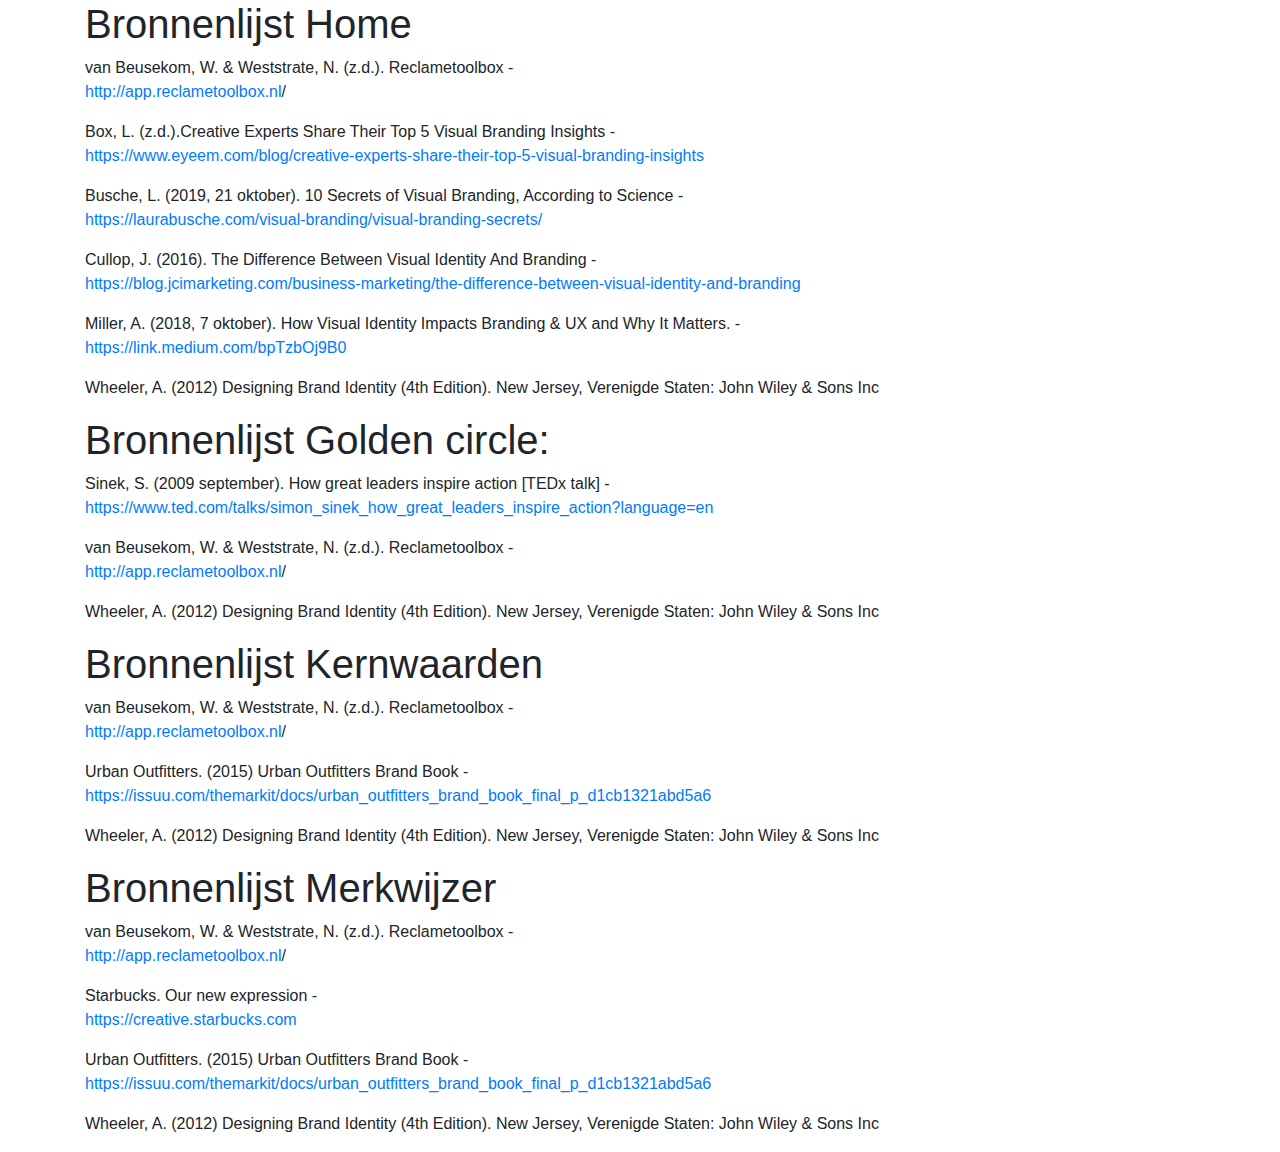
<file: Bronlijst.html>
<!DOCTYPE html>
<html lang="NL_nl">

</html>

<head>
    <!-- Required meta tags -->
    <meta charset="utf-8">
    <meta name="viewport" content="width=device-width, initial-scale=1, shrink-to-fit=no">

    <!-- Bootstrap CSS -->
    <link rel="stylesheet" href="https://stackpath.bootstrapcdn.com/bootstrap/4.3.1/css/bootstrap.min.css"
        integrity="sha384-ggOyR0iXCbMQv3Xipma34MD+dH/1fQ784/j6cY/iJTQUOhcWr7x9JvoRxT2MZw1T" crossorigin="anonymous">

    <!-- Extra CSS-->
    <link rel="stylesheet" href="css/extra.css">

    <!-- fonts -->
    <link
        href="https://fonts.googleapis.com/css?family=Open+Sans:300,300i,400,400i,600,600i,700,700i,800,800i&display=swap"
        rel="stylesheet">

    <!-- titel -->
    <title>Bronnenlijst - Visual Branding</title>
</head>

<html>

<body>
    <footer>

        <!-- Home -->
        <div class="container">
            <div class="row">
                <div class="col-md-12">
                    <h1>Bronnenlijst Home</h1>

                    <p> van Beusekom, W. & Weststrate, N. (z.d.). Reclametoolbox - <br>
                        <a href="http://app.reclametoolbox.nl">http://app.reclametoolbox.nl</a>/</p>
                    <p> Box, L. (z.d.).Creative Experts Share Their Top 5 Visual Branding Insights - <br>
                        <a
                            href="https://www.eyeem.com/blog/creative-experts-share-their-top-5-visual-branding-insights">
                            https://www.eyeem.com/blog/creative-experts-share-their-top-5-visual-branding-insights</a>
                    </p>
                    <p> Busche, L. (2019, 21 oktober). 10 Secrets of Visual Branding, According to Science - <br>
                        <a href="https://laurabusche.com/visual-branding/visual-branding-secrets/">
                            https://laurabusche.com/visual-branding/visual-branding-secrets/</a> </p>
                    <p> Cullop, J. (2016). The Difference Between Visual Identity And Branding - <br>
                        <a
                            href="https://blog.jcimarketing.com/business-marketing/the-difference-between-visual-identity-and-branding">
                            https://blog.jcimarketing.com/business-marketing/the-difference-between-visual-identity-and-branding</a>
                    </p>
                    <p> Miller, A. (2018, 7 oktober). How Visual Identity Impacts Branding & UX and Why It Matters. -
                        <br>
                        <a href="https://link.medium.com/bpTzbOj9B0">https://link.medium.com/bpTzbOj9B0</a> </p>
                    <p> Wheeler, A. (2012) Designing Brand Identity (4th Edition). New Jersey, Verenigde Staten: John
                        Wiley & Sons Inc

                </div>
            </div>
        </div>
        <!-- Golden Circle-->

        <div class="container">
            <div class="row">
                <div class="col-md-12">
                    <h1>Bronnenlijst Golden circle:</h1>

                    <p> Sinek, S. (2009 september). How great leaders inspire action [TEDx talk] - <br>
                        <a
                            href="https://www.ted.com/talks/simon_sinek_how_great_leaders_inspire_action?language=en">https://www.ted.com/talks/simon_sinek_how_great_leaders_inspire_action?language=en</a>
                    </p>
                    <p> van Beusekom, W. & Weststrate, N. (z.d.). Reclametoolbox - <br>
                        <a href="http://app.reclametoolbox.nl">http://app.reclametoolbox.nl</a>/</p>
                    <p> Wheeler, A. (2012) Designing Brand Identity (4th Edition). New Jersey, Verenigde Staten: John
                        Wiley & Sons Inc
                </div>
            </div>
        </div>
        <!--Kernwaarden-->
        <div class="container">
            <div class="row">
                <div class="col-md-12">
                    <h1>Bronnenlijst Kernwaarden</h1>

                    <p> van Beusekom, W. & Weststrate, N. (z.d.). Reclametoolbox - <br>
                        <a href="http://app.reclametoolbox.nl">http://app.reclametoolbox.nl</a>/</p>
                    <p> Urban Outfitters. (2015) Urban Outfitters Brand Book - <br>
                        <a href="https://issuu.com/themarkit/docs/urban_outfitters_brand_book_final_p_d1cb1321abd5a6">
                            https://issuu.com/themarkit/docs/urban_outfitters_brand_book_final_p_d1cb1321abd5a6</a></p>
                    <p> Wheeler, A. (2012) Designing Brand Identity (4th Edition). New Jersey, Verenigde Staten: John
                        Wiley & Sons Inc
                </div>
            </div>
        </div>
        <!--Merkwijzer-->
        <div class="container">
            <div class="row">
                <div class="col-md-12">
                    <h1>Bronnenlijst Merkwijzer</h1>

                    <p> van Beusekom, W. & Weststrate, N. (z.d.). Reclametoolbox - <br>
                        <a href="http://app.reclametoolbox.nl">http://app.reclametoolbox.nl</a>/</p>
                    <p> Starbucks. Our new expression - <br>
                        <a href="https://creative.starbucks.com">https://creative.starbucks.com</a></p>
                    <p> Urban Outfitters. (2015) Urban Outfitters Brand Book - <br>
                        <a href="https://issuu.com/themarkit/docs/urban_outfitters_brand_book_final_p_d1cb1321abd5a6">
                            https://issuu.com/themarkit/docs/urban_outfitters_brand_book_final_p_d1cb1321abd5a6</a></p>
                    <p> Wheeler, A. (2012) Designing Brand Identity (4th Edition). New Jersey, Verenigde Staten: John
                        Wiley & Sons Inc
                </div>
            </div>
        </div>

    </footer>
</body>

</html>
</file>
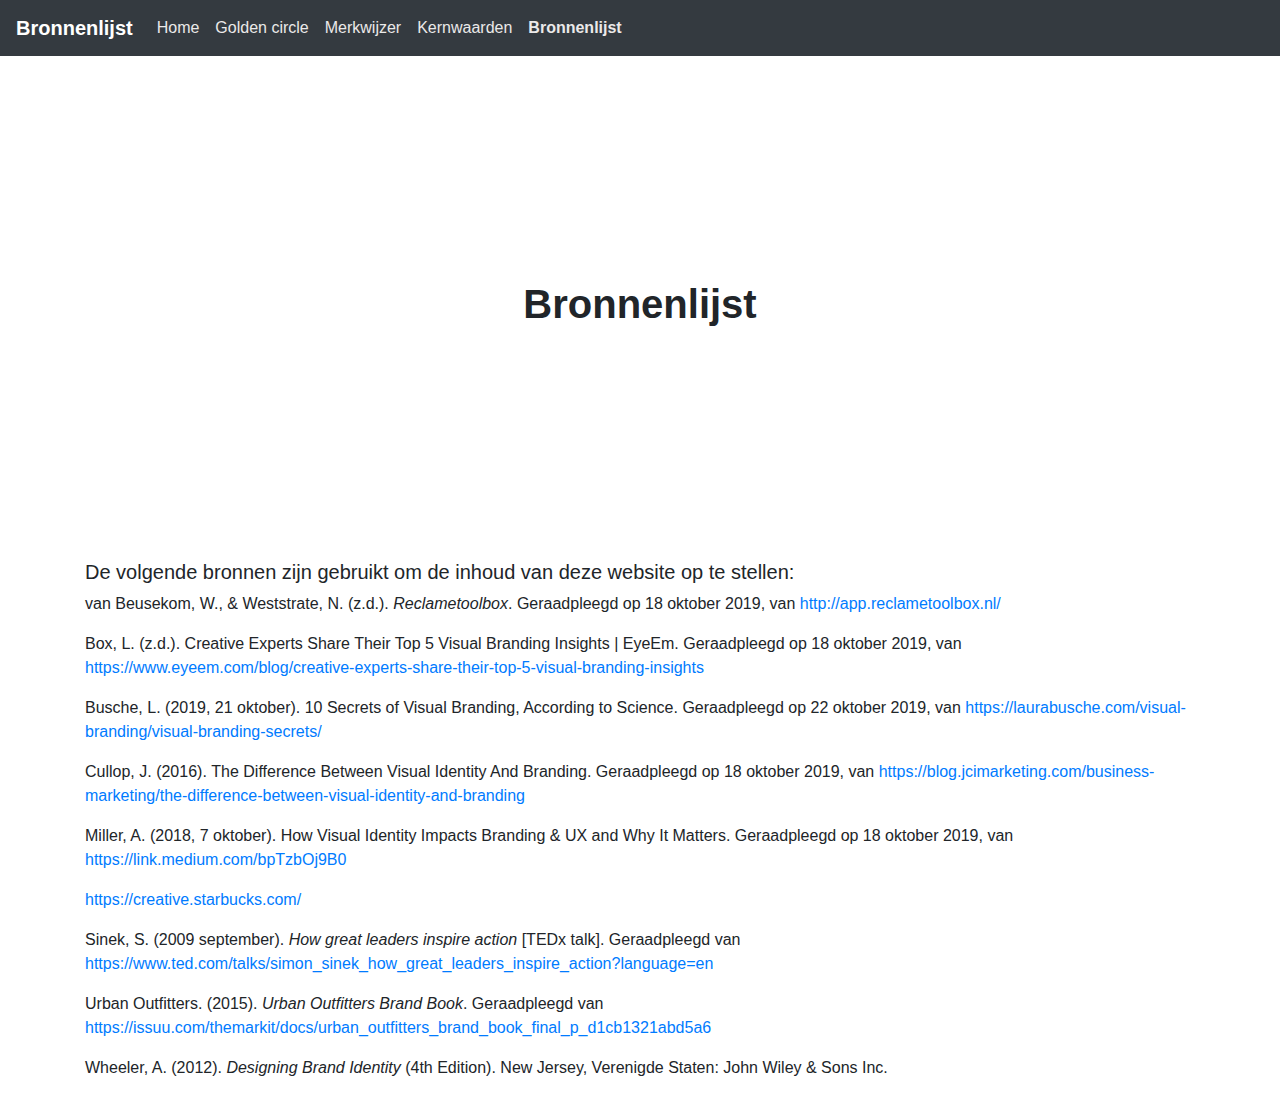
<file: bronnenlijst.html>
<!doctype html>

<html lang="NL_nl">

<head>
    <!-- Required meta tags -->
    <meta charset="utf-8">
    <meta name="viewport" content="width=device-width, initial-scale=1, shrink-to-fit=no">

    <!-- Bootstrap CSS -->
    <link rel="stylesheet" href="https://stackpath.bootstrapcdn.com/bootstrap/4.3.1/css/bootstrap.min.css"
        integrity="sha384-ggOyR0iXCbMQv3Xipma34MD+dH/1fQ784/j6cY/iJTQUOhcWr7x9JvoRxT2MZw1T" crossorigin="anonymous">

    <!-- Extra CSS-->
    <link rel="stylesheet" href="css/extra.css">

    <!-- fonts -->
    <link
        href="https://fonts.googleapis.com/css?family=Open+Sans:300,300i,400,400i,600,600i,700,700i,800,800i&display=swap"
        rel="stylesheet">

    <!-- titel -->
    <title>Bronnenlijst - Visual Branding</title>
</head>

<body>
    <!-- container van volledige scherm breedte-->
    <!-- <div class="container-fluid"> uitgezet vanwege witte balken aan de zijkanten-->

    <!-- Start eerste rij voor navigatiebar -->
    <div class="row">
        <!--  maakt een rij aan -->
        <div class="col-md-12">
            <!--  kolom van volledige breedte -->

            <!-- start navigatiebar -->
            <nav class="navbar navbar-expand-lg navbar-light bg-light static-top navbar-dark bg-dark">
                <!-- donkere navbar -->
                <button class="navbar-toggler" type="button" data-toggle="collapse"
                    data-target="#bs-example-navbar-collapse-1">
                    <!-- navbar open of dicht voor mobiel -->
                    <span class="navbar-toggler-icon"></span> <!-- hamburger menu icon -->
                </button> <a class="navbar-brand" href="index.html">Bronnenlijst</a> <!-- site naam -->
                <div class="collapse navbar-collapse" id="bs-example-navbar-collapse-1">

                    <!-- Start navigatie items -->
                    <!-- .active zorgt ervoor dat een nav item geselecteerd is als huidige item-->
                    <ul class="navbar-nav">
                        <li class="nav-item">
                            <a class="nav-link" href="index.html">Home</a>
                        </li>
                        <li class="nav-item">
                            <a class="nav-link" href="golden-circle.html">Golden circle</a>
                        </li>
                        <li class="nav-item">
                            <a class="nav-link" href="merkwijzer.html">Merkwijzer</a>
                        </li>
                        <li class="nav-item">
                            <a class="nav-link" href="kernwaarden.html">Kernwaarden</a>
                        </li>
                        <li class="nav-item active">
                            <a class="nav-link" href="bronnenlijst.html">Bronnenlijst</a>
                        </li>
                    </ul>
                    <!-- Eind navigatie items -->
                </div>
            </nav>
            <!-- Eind navigatiebar -->
        </div> <!-- einde kolom-->
    </div> <!-- einde rij-->

    <!-- header foto met gecentreerde tekst -->
    <header class="masthead bronnenlijst">
        <!-- start header -->
        <div class="container h-100">
            <!-- container van 100% header hoogte-->
            <div class="row h-100 align-items-center">
                <!-- rij van 100% header hoogte, items gecentreerd-->
                <div class="col-12 text-center">
                    <!-- kolom volledige breedte, text in het midden -->
                    <h1 class="font-weight-bold text-black">Bronnenlijst</h1>
                </div>
            </div>
        </div>
    </header> <!-- einde header -->

    <!-- begin container voor auteurs-->
    <div class="container">
        <div class="row">
            <div class="col-md-12">
                <h5>
                    De volgende bronnen zijn gebruikt om de inhoud van deze website op te stellen:
                </h5>
                <p>van Beusekom, W., &amp; Weststrate, N. (z.d.). <em>Reclametoolbox</em>. Geraadpleegd op 18 oktober
                    2019, van <a href="http://app.reclametoolbox.nl/">http://app.reclametoolbox.nl/</a></p>
                <p>Box, L. (z.d.). Creative Experts Share Their Top 5 Visual Branding Insights | EyeEm. Geraadpleegd op
                    18 oktober 2019, van <a
                        href="https://www.eyeem.com/blog/creative-experts-share-their-top-5-visual-branding-insights">https://www.eyeem.com/blog/creative-experts-share-their-top-5-visual-branding-insights</a>
                </p>
                <p>Busche, L. (2019, 21 oktober). 10 Secrets of Visual Branding, According to Science. Geraadpleegd op
                    22 oktober 2019, van <a
                        href="https://laurabusche.com/visual-branding/visual-branding-secrets/">https://laurabusche.com/visual-branding/visual-branding-secrets/</a>
                </p>
                <p>Cullop, J. (2016). The Difference Between Visual Identity And Branding. Geraadpleegd op 18 oktober
                    2019, van <a
                        href="https://blog.jcimarketing.com/business-marketing/the-difference-between-visual-identity-and-branding">https://blog.jcimarketing.com/business-marketing/the-difference-between-visual-identity-and-branding</a>
                </p>
                <p>Miller, A. (2018, 7 oktober). How Visual Identity Impacts Branding &amp; UX and Why It Matters.
                    Geraadpleegd op 18 oktober 2019, van <a
                        href="https://link.medium.com/bpTzbOj9B0">https://link.medium.com/bpTzbOj9B0</a></p>
                <p><a href="https://creative.starbucks.com/">https://creative.starbucks.com/</a></p>
                <p>Sinek, S. (2009 september). <em>How great leaders inspire action</em> [TEDx talk]. Geraadpleegd van
                    <a
                        href="https://www.ted.com/talks/simon_sinek_how_great_leaders_inspire_action?language=en">https://www.ted.com/talks/simon_sinek_how_great_leaders_inspire_action?language=en</a>
                </p>
                <p>Urban Outfitters. (2015). <em>Urban Outfitters Brand Book</em>. Geraadpleegd van <a
                        href="https://issuu.com/themarkit/docs/urban_outfitters_brand_book_final_p_d1cb1321abd5a6">https://issuu.com/themarkit/docs/urban_outfitters_brand_book_final_p_d1cb1321abd5a6</a>
                </p>
                <p>Wheeler, A. (2012). <em>Designing Brand Identity</em> (4th Edition). New Jersey, Verenigde Staten:
                    John Wiley &amp; Sons Inc.</p>
            </div>
        </div>
    </div>
    <!-- einde container voor dont's -->

    <!-- </div> einde container uitgezet vanwege witte balken aan de zijkanten -->


    <!-- Optional JavaScript -->
    <!-- jQuery first, then Popper.js, then Bootstrap JS -->
    <script src="https://code.jquery.com/jquery-3.3.1.slim.min.js"
        integrity="sha384-q8i/X+965DzO0rT7abK41JStQIAqVgRVzpbzo5smXKp4YfRvH+8abtTE1Pi6jizo" crossorigin="anonymous">
    </script>
    <script src="https://cdnjs.cloudflare.com/ajax/libs/popper.js/1.14.7/umd/popper.min.js"
        integrity="sha384-UO2eT0CpHqdSJQ6hJty5KVphtPhzWj9WO1clHTMGa3JDZwrnQq4sF86dIHNDz0W1" crossorigin="anonymous">
    </script>
    <script src="https://stackpath.bootstrapcdn.com/bootstrap/4.3.1/js/bootstrap.min.js"
        integrity="sha384-JjSmVgyd0p3pXB1rRibZUAYoIIy6OrQ6VrjIEaFf/nJGzIxFDsf4x0xIM+B07jRM" crossorigin="anonymous">
    </script>
</body>

</html>
</file>
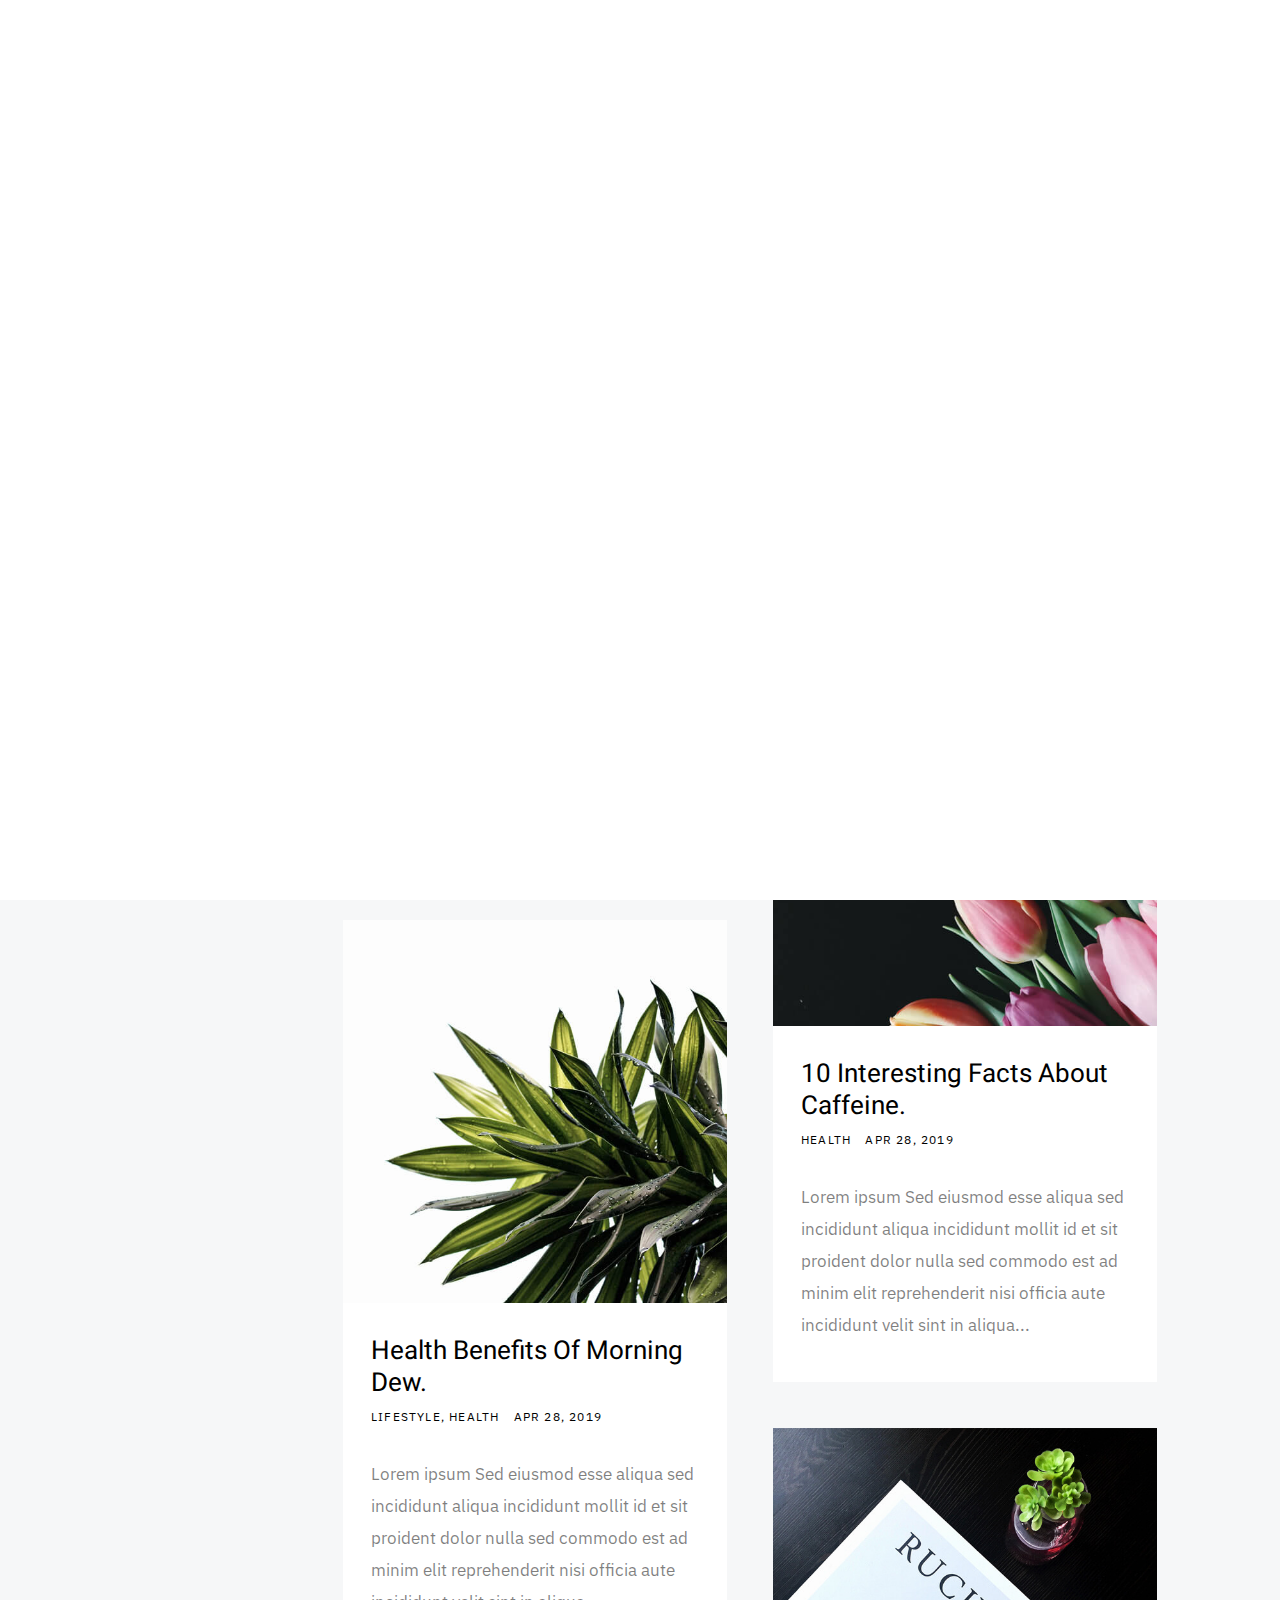
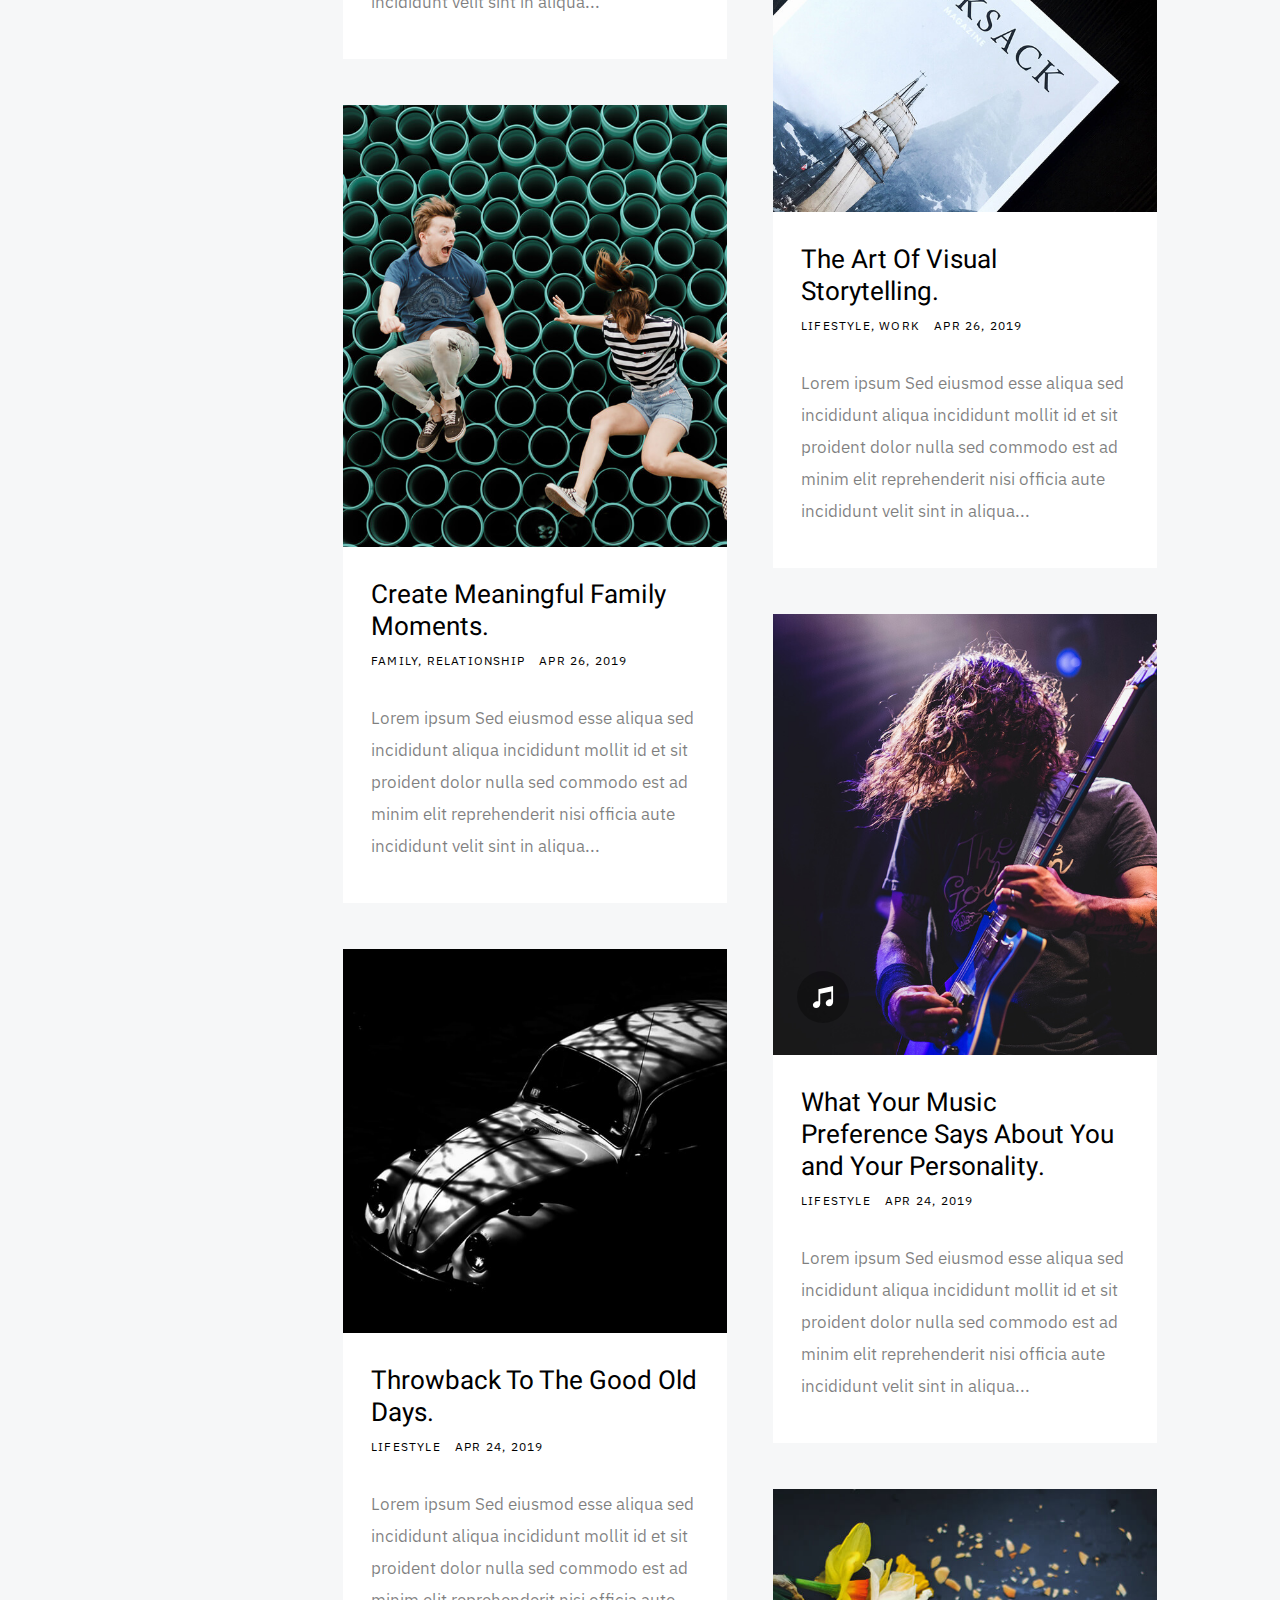
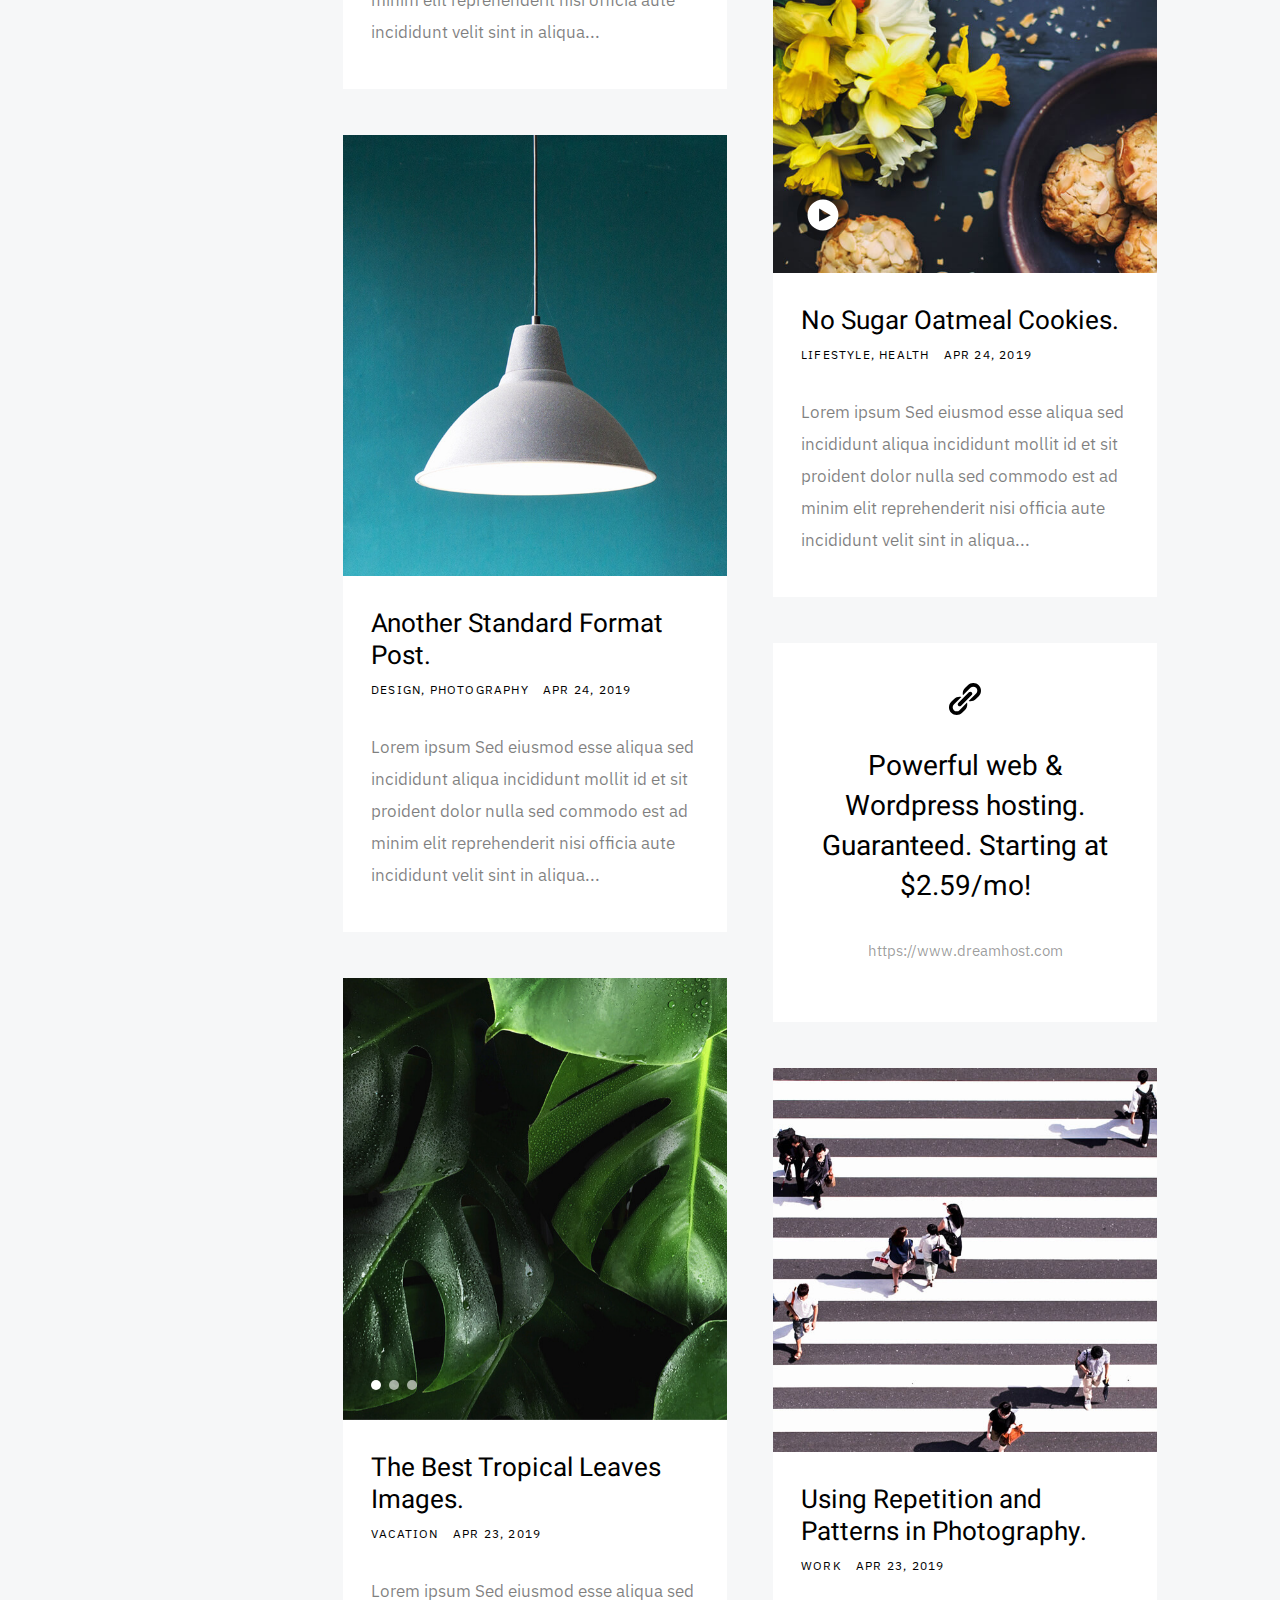
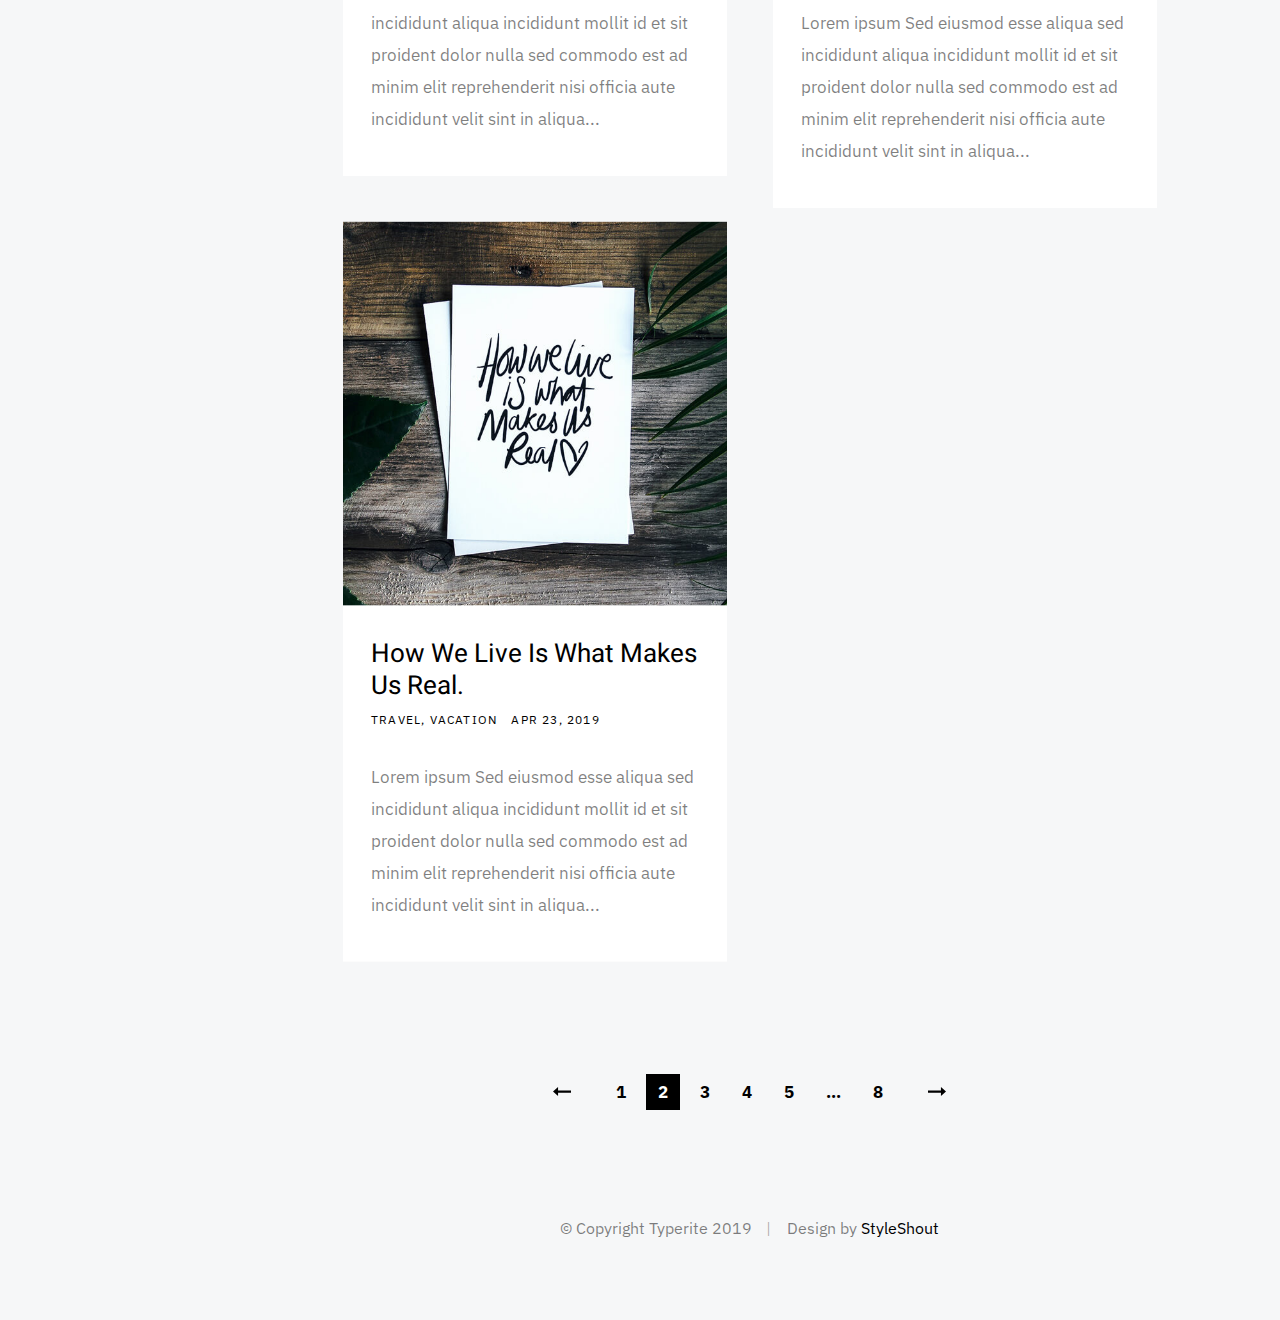
<file: category-gesture-design.html>
<!DOCTYPE html>
<html class="no-js" lang="en">
<head>

    <!--- basic page needs
    ================================================== -->
    <meta charset="utf-8">
    <title>Categories - Typerite</title>
    <meta name="description" content="">
    <meta name="author" content="">

    <!-- mobile specific metas
    ================================================== -->
    <meta name="viewport" content="width=device-width, initial-scale=1">

    <!-- CSS
    ================================================== -->
    <link rel="stylesheet" href="css/base.css">
    <link rel="stylesheet" href="css/vendor.css">
    <link rel="stylesheet" href="css/main.css">

    <!-- script
    ================================================== -->
    <script src="js/modernizr.js"></script>

    <!-- favicons
    ================================================== -->
    <link rel="apple-touch-icon" sizes="180x180" href="apple-touch-icon.png">
    <link rel="icon" type="image/png" sizes="32x32" href="favicon-32x32.png">
    <link rel="icon" type="image/png" sizes="16x16" href="favicon-16x16.png">
    <link rel="manifest" href="site.webmanifest">

</head>

<body>

    <!-- preloader
    ================================================== -->
    <div id="preloader">
        <div id="loader" class="dots-fade">
            <div></div>
            <div></div>
            <div></div>
        </div>
    </div>

    <div id="top" class="s-wrap site-wrapper">

        <!-- site header
        ================================================== -->
        <header class="s-header">

            <div class="header__top">
                <div class="header__logo">
                    <a class="site-logo" href="index.html">
                        <img src="images/logo.svg" alt="Homepage">
                    </a>
                </div>

                <div class="header__search">
    
                    <form role="search" method="get" class="header__search-form" action="#">
                        <label>
                            <span class="hide-content">Search for:</span>
                            <input type="search" class="header__search-field" placeholder="Type Keywords" value="" name="s" title="Search for:" autocomplete="off">
                        </label>
                        <input type="submit" class="header__search-submit" value="Search">
                    </form>
        
                    <a href="#0" title="Close Search" class="header__search-close">Close</a>
        
                </div>  <!-- end header__search -->

                <!-- toggles -->
                <a href="#0" class="header__search-trigger"></a>
                <a href="#0" class="header__menu-toggle"><span>Menu</span></a>
            </div>

            
            <nav class="header__nav-wrap">

                <ul class="header__nav">
                    <li><a href="index.html" title="">Home</a></li>
                    <li class="has-children current">
                        <a href="#0" title="">Explore</a>
                        <ul class="sub-menu">
                        <li><a href="category-gesture-design.html">Gesture Design?</a></li>
                        <li><a href="category-de-toekomst.html">De toekomst?</a></li>
                        <li><a href="category-het-ontstaan.html">Het ontstaan</a></li>
                        <li><a href="category-ontwerpproces.html">Ontwerpproces</a></li>
                        <li><a href="category-tools.html">Tools</a></li>
                        <li><a href="category-praktisch.html">Praktisch</a></li>
                        </ul>
                    </li>
                    <li class="has-children">
                        <a href="#0" title="">Blog Posts</a>
                        <ul class="sub-menu">
                        <li><a href="single-video.html">Video Post</a></li>
                        <li><a href="single-audio.html">Audio Post</a></li>
                        <li><a href="single-gallery.html">Gallery Post</a></li>
                        <li><a href="single-standard.html">Standard Post</a></li>
                        </ul>
                    </li>
                    <li><a href="styles.html" title="">Styles</a></li>
                    <li><a href="page-about.html" title="">About</a></li>
                    <li><a href="page-contact.html" title="">Contact</a></li>
                </ul> <!-- end header__nav -->

                <ul class="header__social">
                    <li class="ss-facebook">
                        <a href="https://facebook.com/">
                            <span class="screen-reader-text">Facebook</span>
                        </a>
                    </li>
                    <li class="ss-twitter">
                        <a href="#0">
                            <span class="screen-reader-text">Twitter</span>
                        </a>
                    </li>
                    <li class="ss-dribbble">
                        <a href="#0">
                            <span class="screen-reader-text">Instagram</span>
                        </a>
                    </li>
                    <li class="ss-behance">
                        <a href="#0">
                            <span class="screen-reader-text">Behance</span>
                        </a>
                    </li>
                </ul>

            </nav> <!-- end header__nav-wrap -->

            

        </header> <!-- end s-header -->

        <div class="s-content">

            <header class="listing-header">
                <h1 class="h2">Wat is Gesture Design?</h1>
            </header>
            
            <div class="masonry-wrap">

                <div class="masonry">

                    <div class="grid-sizer"></div>
    
                    <article class="masonry__brick entry format-standard animate-this">
                            
                        <div class="entry__thumb">
                            <a href="single-gesture-design.html" class="entry__thumb-link">
                                <img src="images/thumbs/masonry/woodcraft-600.jpg" 
                                        srcset="images/thumbs/masonry/woodcraft-600.jpg 1x, images/thumbs/masonry/woodcraft-1200.jpg 2x" alt="">
                            </a>
                        </div>
        
                        <div class="entry__text">
                            <div class="entry__header">
    
                                <h2 class="entry__title"><a href="single-gesture-design.html">Gesture Design uitgelegd.</a></h2>
                                <div class="entry__meta">
                                    <span class="entry__meta-cat">
                                        <a href="category-gesture-design.html">Design</a> 
                                        <a href="single-gesture-design.html">Wat is?</a>
                                    </span>
                                    <span class="entry__meta-date">
                                        <a href="single-standard.html">Nov 21, 2019</a>
                                    </span>
                                </div>
                                
                            </div>
                            <div class="entry__excerpt">
                                <p>
                                Gesture betekent gebaar, oftewel lichaamstaal. Het gaat hier dus om interfaces die aangestuurd worden door middel van lichaamstaal.
                                </p>
                            </div>
                        </div>
        
                    </article> <!-- end article -->
    
                    <article class="masonry__brick entry format-quote animate-this">
                            
                        <div class="entry__thumb">
                            <blockquote>
                                <p>Good design is making something intelligible and memorable. Great design is making something memorable and meaningful.</p>
    
                                <cite>Cas Breedveld</cite>
                            </blockquote>
                        </div>   
        
                    </article> <!-- end article -->
    
                    <article class="masonry__brick entry format-standard animate-this">
                            
                        <div class="entry__thumb">
                            <a href="single-standard.html" class="entry__thumb-link">
                                <img src="images/thumbs/masonry/tulips-600.jpg" 
                                        srcset="images/thumbs/masonry/tulips-600.jpg 1x, images/thumbs/masonry/tulips-1200.jpg 2x" alt="">
                            </a>
                        </div>
        
                        <div class="entry__text">
                            <div class="entry__header">
                                <h2 class="entry__title"><a href="single-standard.html">10 Interesting Facts About Caffeine.</a></h2>
                                <div class="entry__meta">
                                    <span class="entry__meta-cat">
                                        <a href="category.html">Health</a>
                                    </span>
                                    <span class="entry__meta-date">
                                        <a href="single-standard.html">Apr 28, 2019</a>
                                    </span>
                                </div>
                            </div>
                            <div class="entry__excerpt">
                                <p>
                                Lorem ipsum Sed eiusmod esse aliqua sed incididunt aliqua incididunt mollit id et sit proident dolor nulla sed commodo est ad minim elit reprehenderit nisi officia aute incididunt velit sint in aliqua...
                                </p>
                            </div>
                        </div>
        
                    </article> <!-- end article -->
                    
    
                    <article class="masonry__brick entry format-standard animate-this">
    
                        <div class="entry__thumb">
                            <a href="single-standard.html" class="entry__thumb-link">
                                <img src="images/thumbs/masonry/dew-600.jpg" 
                                        srcset="images/thumbs/masonry/dew-600.jpg 1x, images/thumbs/masonry/dew-1200.jpg 2x" alt="">
                            </a>
                        </div>
        
                        <div class="entry__text">
                            <div class="entry__header">
                                <h2 class="entry__title"><a href="single-standard.html">Health Benefits Of Morning Dew.</a></h2>
                                <div class="entry__meta">
                                    <span class="entry__meta-cat">
                                        <a href="category.html">Lifestyle</a>
                                        <a href="category.html">Health</a>
                                    </span>
                                    <span class="entry__meta-date">
                                        <a href="single-standard.html">Apr 28, 2019</a>
                                    </span>
                                </div>
                            </div>
                            <div class="entry__excerpt">
                                <p>
                                Lorem ipsum Sed eiusmod esse aliqua sed incididunt aliqua incididunt mollit id et sit proident dolor nulla sed commodo est ad minim elit reprehenderit nisi officia aute incididunt velit sint in aliqua...
                                </p>
                            </div>
                        </div>
        
                    </article> <!-- end article -->
    
                    <article class="masonry__brick entry format-standard animate-this">
    
                            <div class="entry__thumb">
                                <a href="single-standard.html" class="entry__thumb-link">
                                    <img src="images/thumbs/masonry/rucksack-600.jpg" 
                                            srcset="images/thumbs/masonry/rucksack-600.jpg 1x, images/thumbs/masonry/rucksack-1200.jpg 2x" alt="">
                                </a>
                            </div>
            
                            <div class="entry__text">
                                <div class="entry__header">
                                    
                                    <h2 class="entry__title"><a href="single-standard.html">The Art Of Visual Storytelling.</a></h2>
                                    
                                    <div class="entry__meta">
                                        <span class="entry__meta-cat">
                                            <a href="category.html">Lifestyle</a>
                                            <a href="category.html">Work</a>
                                        </span>
                                        <span class="entry__meta-date">
                                            <a href="single-standard.html">Apr 26, 2019</a>
                                        </span>
                                    </div>
                                </div>
                                <div class="entry__excerpt">
                                    <p>
                                    Lorem ipsum Sed eiusmod esse aliqua sed incididunt aliqua incididunt mollit id et sit proident dolor nulla sed commodo est ad minim elit reprehenderit nisi officia aute incididunt velit sint in aliqua...
                                    </p>
                                </div>
                            </div>
            
                        </article> <!-- end article -->
    
                    <article class="masonry__brick entry format-standard animate-this">
    
                        <div class="entry__thumb">
                            <a href="single-standard.html" class="entry__thumb-link">
                                <img src="images/thumbs/masonry/jump-600.jpg" 
                                        srcset="images/thumbs/masonry/jump-600.jpg 1x, images/thumbs/masonry/jump-1200.jpg 2x" alt="">
                            </a>
                        </div>
    
                        <div class="entry__text">
                            <div class="entry__header">
                                
                                <h2 class="entry__title"><a href="single-standard.html">Create Meaningful Family Moments.</a></h2>
                                <div class="entry__meta">
                                    <span class="entry__meta-cat">
                                        <a href="category.html">Family</a>
                                        <a href="category.html">Relationship</a>
                                    </span>
                                    <span class="entry__meta-date">
                                        <a href="single-standard.html">Apr 26, 2019</a>
                                    </span>
                                </div>
                            </div>
                            <div class="entry__excerpt">
                                <p>
                                Lorem ipsum Sed eiusmod esse aliqua sed incididunt aliqua incididunt mollit id et sit proident dolor nulla sed commodo est ad minim elit reprehenderit nisi officia aute incididunt velit sint in aliqua...
                                </p>
                            </div>
                        </div>
    
                    </article> <!-- end article -->
    
                    <article class="masonry__brick entry format-audio animate-this">
    
                        <div class="entry__thumb">
                            <a href="single-audio.html" class="entry__thumb-link">
                                <img src="images/thumbs/masonry/guitarist-600.jpg" 
                                        srcset="images/thumbs/masonry/guitarist-600.jpg 1x, images/thumbs/masonry/guitarist-1200.jpg 2x" alt="">
                            </a>
                        </div>
    
                        <div class="entry__text">
                            <div class="entry__header">
                                <h2 class="entry__title"><a href="single-audio.html">What Your Music Preference Says About You and Your Personality.</a></h2>
                                <div class="entry__meta">
                                    <span class="entry__meta-cat">
                                        <a href="category.html">Lifestyle</a>
                                    </span>
                                    <span class="entry__meta-date">
                                        <a href="single-standard.html">Apr 24, 2019</a>
                                    </span>
                                </div>
                            </div>
                            <div class="entry__excerpt">
                                <p>
                                    Lorem ipsum Sed eiusmod esse aliqua sed incididunt aliqua incididunt mollit id et sit proident dolor nulla sed commodo est ad minim elit reprehenderit nisi officia aute incididunt velit sint in aliqua...
                                </p>
                            </div>
                        </div>
    
                    </article> <!-- end article -->
    
                    <article class="masonry__brick entry format-standard animate-this">
    
                        <div class="entry__thumb">
                            <a href="single-standard.html" class="entry__thumb-link">
                                <img src="images/thumbs/masonry/beetle-600.jpg" 
                                        srcset="images/thumbs/masonry/beetle-600.jpg 1x, images/thumbs/masonry/beetle-1200.jpg 2x" alt="">
                            </a>
                        </div>
    
                        <div class="entry__text">
                            <div class="entry__header">
                                <h2 class="entry__title"><a href="single-standard.html">Throwback To The Good Old Days.</a></h2>
                                <div class="entry__meta">
                                    <span class="entry__meta-cat">
                                        <a href="category.html">Lifestyle</a>
                                    </span>
                                    <span class="entry__meta-date">
                                        <a href="single-standard.html">Apr 24, 2019</a>
                                    </span>
                                </div>
                            </div>
                            <div class="entry__excerpt">
                                <p>
                                Lorem ipsum Sed eiusmod esse aliqua sed incididunt aliqua incididunt mollit id et sit proident dolor nulla sed commodo est ad minim elit reprehenderit nisi officia aute incididunt velit sint in aliqua...
                                </p>
                            </div>
                        </div>
    
                    </article> <!-- end article -->
    
                    <article class="masonry__brick entry format-video animate-this">
                            
                        <div class="entry__thumb video-image">
                            <a href="https://player.vimeo.com/video/117310401?color=339989&title=0&byline=0&portrait=0" data-lity class="entry__thumb-link">
                                <img src="images/thumbs/masonry/cookies-600.jpg" 
                                        srcset="images/thumbs/masonry/cookies-600.jpg 1x, images/thumbs/masonry/cookies-1200.jpg 2x" alt="">
                            </a>
                        </div>
        
                        <div class="entry__text">
                            <div class="entry__header">
                                <h2 class="entry__title"><a href="single-video.html">No Sugar Oatmeal Cookies.</a></h2>
                                <div class="entry__meta">
                                    <span class="entry__meta-cat">
                                        <a href="category.html">Lifestyle</a>
                                        <a href="category.html">Health</a>
                                    </span>
                                    <span class="entry__meta-date">
                                        <a href="single-standard.html">Apr 24, 2019</a>
                                    </span>
                                </div>
                            </div>
                            <div class="entry__excerpt">
                                <p>
                                Lorem ipsum Sed eiusmod esse aliqua sed incididunt aliqua incididunt mollit id et sit proident dolor nulla sed commodo est ad minim elit reprehenderit nisi officia aute incididunt velit sint in aliqua...
                                </p>
                            </div>
                        </div>
        
                    </article> <!-- end article -->
    
                    <article class="masonry__brick entry format-standard animate-this">
    
                        <div class="entry__thumb">
                            <a href="single-standard.html" class="entry__thumb-link">
                                <img src="images/thumbs/masonry/lamp-600.jpg" 
                                        srcset="images/thumbs/masonry/lamp-600.jpg 1x, images/thumbs/masonry/lamp-1200.jpg 2x" alt="">
                            </a>
                        </div>
    
                        <div class="entry__text">
                            <div class="entry__header">
                                <h2 class="entry__title"><a href="single-standard.html">Another Standard Format Post.</a></h2>
                                <div class="entry__meta">
                                    <span class="entry__meta-cat">
                                        <a href="category.html">Design</a>
                                        <a href="category.html">Photography</a>
                                    </span>
                                    <span class="entry__meta-date">
                                        <a href="single-standard.html">Apr 24, 2019</a>
                                    </span>
                                </div>
                            </div>
                            <div class="entry__excerpt">
                                <p>
                                Lorem ipsum Sed eiusmod esse aliqua sed incididunt aliqua incididunt mollit id et sit proident dolor nulla sed commodo est ad minim elit reprehenderit nisi officia aute incididunt velit sint in aliqua...
                                </p>
                            </div>
                        </div>
    
                    </article> <!-- end article -->
    
                    <article class="masonry__brick entry format-link animate-this">
                        
                        <div class="entry__thumb">
                            <div class="link-wrap">
                                <h2>Powerful web & Wordpress hosting. Guaranteed. Starting at $2.59/mo!</h2>
                                <cite>
                                    <a target="_blank" href="https://www.dreamhost.com/r.cgi?287326">https://www.dreamhost.com</a>
                                </cite>
                            </div>
                        </div>
                        
                    </article> <!-- end article -->
    
                    <article class="masonry__brick entry format-gallery animate-this">
                            
                        <div class="entry__thumb slider">
                            <div class="slider__slides">
                                <div class="slider__slide">
                                    <img src="images/thumbs/masonry/gallery/slide-1-600.jpg" 
                                            srcset="images/thumbs/masonry/gallery/slide-1-600.jpg 1x, images/thumbs/masonry/gallery/slide-1-1200.jpg 2x" alt=""> 
                                </div>
                                <div class="slider__slide">
                                    <img src="images/thumbs/masonry/gallery/slide-2-600.jpg" 
                                            srcset="images/thumbs/masonry/gallery/slide-2-600.jpg 1x, images/thumbs/masonry/gallery/slide-2-1200.jpg 2x" alt=""> 
                                </div>
                                <div class="slider__slide">
                                    <img src="images/thumbs/masonry/gallery/slide-3-600.jpg" 
                                            srcset="images/thumbs/masonry/gallery/slide-3-600.jpg 1x, images/thumbs/masonry/gallery/slide-3-1200.jpg 2x" alt="">  
                                </div>
                            </div>
                        </div>
        
                        <div class="entry__text">
                            <div class="entry__header">
                                <h2 class="entry__title"><a href="single-gallery.html">The Best Tropical Leaves Images.</a></h2>
                                <div class="entry__meta">
                                    <span class="entry__meta-cat">
                                        <a href="category.html">Vacation</a>
                                    </span>
                                    <span class="entry__meta-date">
                                        <a href="single-standard.html">Apr 23, 2019</a>
                                    </span>
                                </div>
                            </div>
                            <div class="entry__excerpt">
                                <p>
                                    Lorem ipsum Sed eiusmod esse aliqua sed incididunt aliqua incididunt mollit id et sit proident dolor nulla sed commodo est ad minim elit reprehenderit nisi officia aute incididunt velit sint in aliqua...
                                </p>
                            </div>
                        </div>
        
                    </article> <!-- end article -->
    
                    <article class="masonry__brick entry format-standard animate-this">
    
                        <div class="entry__thumb">
                            <a href="single-standard.html" class="entry__thumb-link">
                                <img src="images/thumbs/masonry/walk-600.jpg" 
                                        srcset="images/thumbs/masonry/walk-600.jpg 1x, images/thumbs/masonry/walk-1200.jpg 2x" alt="">
                            </a>
                        </div>
    
                        <div class="entry__text">
                            <div class="entry__header">
                                <h2 class="entry__title"><a href="single-standard.html">Using Repetition and Patterns in Photography.</a></h2>
                                <div class="entry__meta">
                                    <span class="entry__meta-cat">
                                        <a href="category.html">Work</a>
                                    </span>
                                    <span class="entry__meta-date">
                                        <a href="single-standard.html">Apr 23, 2019</a>
                                    </span>
                                </div>
                            </div>
                            <div class="entry__excerpt">
                                <p>
                                    Lorem ipsum Sed eiusmod esse aliqua sed incididunt aliqua incididunt mollit id et sit proident dolor nulla sed commodo est ad minim elit reprehenderit nisi officia aute incididunt velit sint in aliqua...
                                </p>
                            </div>
                        </div>
    
                    </article> <!-- end article -->
    
                    <article class="masonry__brick entry format-standard animate-this">
    
                        <div class="entry__thumb">
                            <a href="single-standard.html" class="entry__thumb-link">
                                <img src="images/thumbs/masonry/real-600.jpg" 
                                        srcset="images/thumbs/masonry/real-600.jpg 1x, images/thumbs/masonry/real-1200.jpg 2x" alt="">
                            </a>
                        </div>
    
                        <div class="entry__text">
                            <div class="entry__header">
                                <h2 class="entry__title"><a href="single-standard.html">How We Live Is What Makes Us Real.</a></h2>
                                <div class="entry__meta">
                                    <span class="entry__meta-cat">
                                        <a href="category.html">Travel</a>
                                        <a href="category.html">Vacation</a>
                                    </span>
                                    <span class="entry__meta-date">
                                        <a href="single-standard.html">Apr 23, 2019</a>
                                    </span>
                                </div>
                            </div>
                            <div class="entry__excerpt">
                                <p>
                                    Lorem ipsum Sed eiusmod esse aliqua sed incididunt aliqua incididunt mollit id et sit proident dolor nulla sed commodo est ad minim elit reprehenderit nisi officia aute incididunt velit sint in aliqua...
                                </p>
                            </div>
                        </div>
    
                    </article> <!-- end article -->
    
                </div> <!-- end masonry -->

            </div> <!-- end masonry-wrap -->

            <div class="row">
                <div class="column large-full">
                    <nav class="pgn">
                        <ul>
                            <li><a class="pgn__prev" href="#0">Prev</a></li>
                            <li><a class="pgn__num" href="#0">1</a></li>
                            <li><span class="pgn__num current">2</span></li>
                            <li><a class="pgn__num" href="#0">3</a></li>
                            <li><a class="pgn__num" href="#0">4</a></li>
                            <li><a class="pgn__num" href="#0">5</a></li>
                            <li><span class="pgn__num dots">…</span></li>
                            <li><a class="pgn__num" href="#0">8</a></li>
                            <li><a class="pgn__next" href="#0">Next</a></li>
                        </ul>
                    </nav>
                </div>
            </div>

        </div> <!-- end s-content -->


        <!-- footer
        ================================================== -->
        <footer class="s-footer">
            <div class="row">
                <div class="column large-full footer__content">
                    <div class="footer__copyright">
                        <span>© Copyright Typerite 2019</span> 
                        <span>Design by <a href="https://www.styleshout.com/">StyleShout</a></span>
                    </div>
                </div>
            </div>

            <div class="go-top">
                <a class="smoothscroll" title="Back to Top" href="#top"></a>
            </div>
        </footer>

    </div> <!-- end s-wrap -->


    <!-- Java Script
    ================================================== -->
    <script src="js/jquery-3.2.1.min.js"></script>
    <script src="js/plugins.js"></script>
    <script src="js/main.js"></script>

</body>
</file>
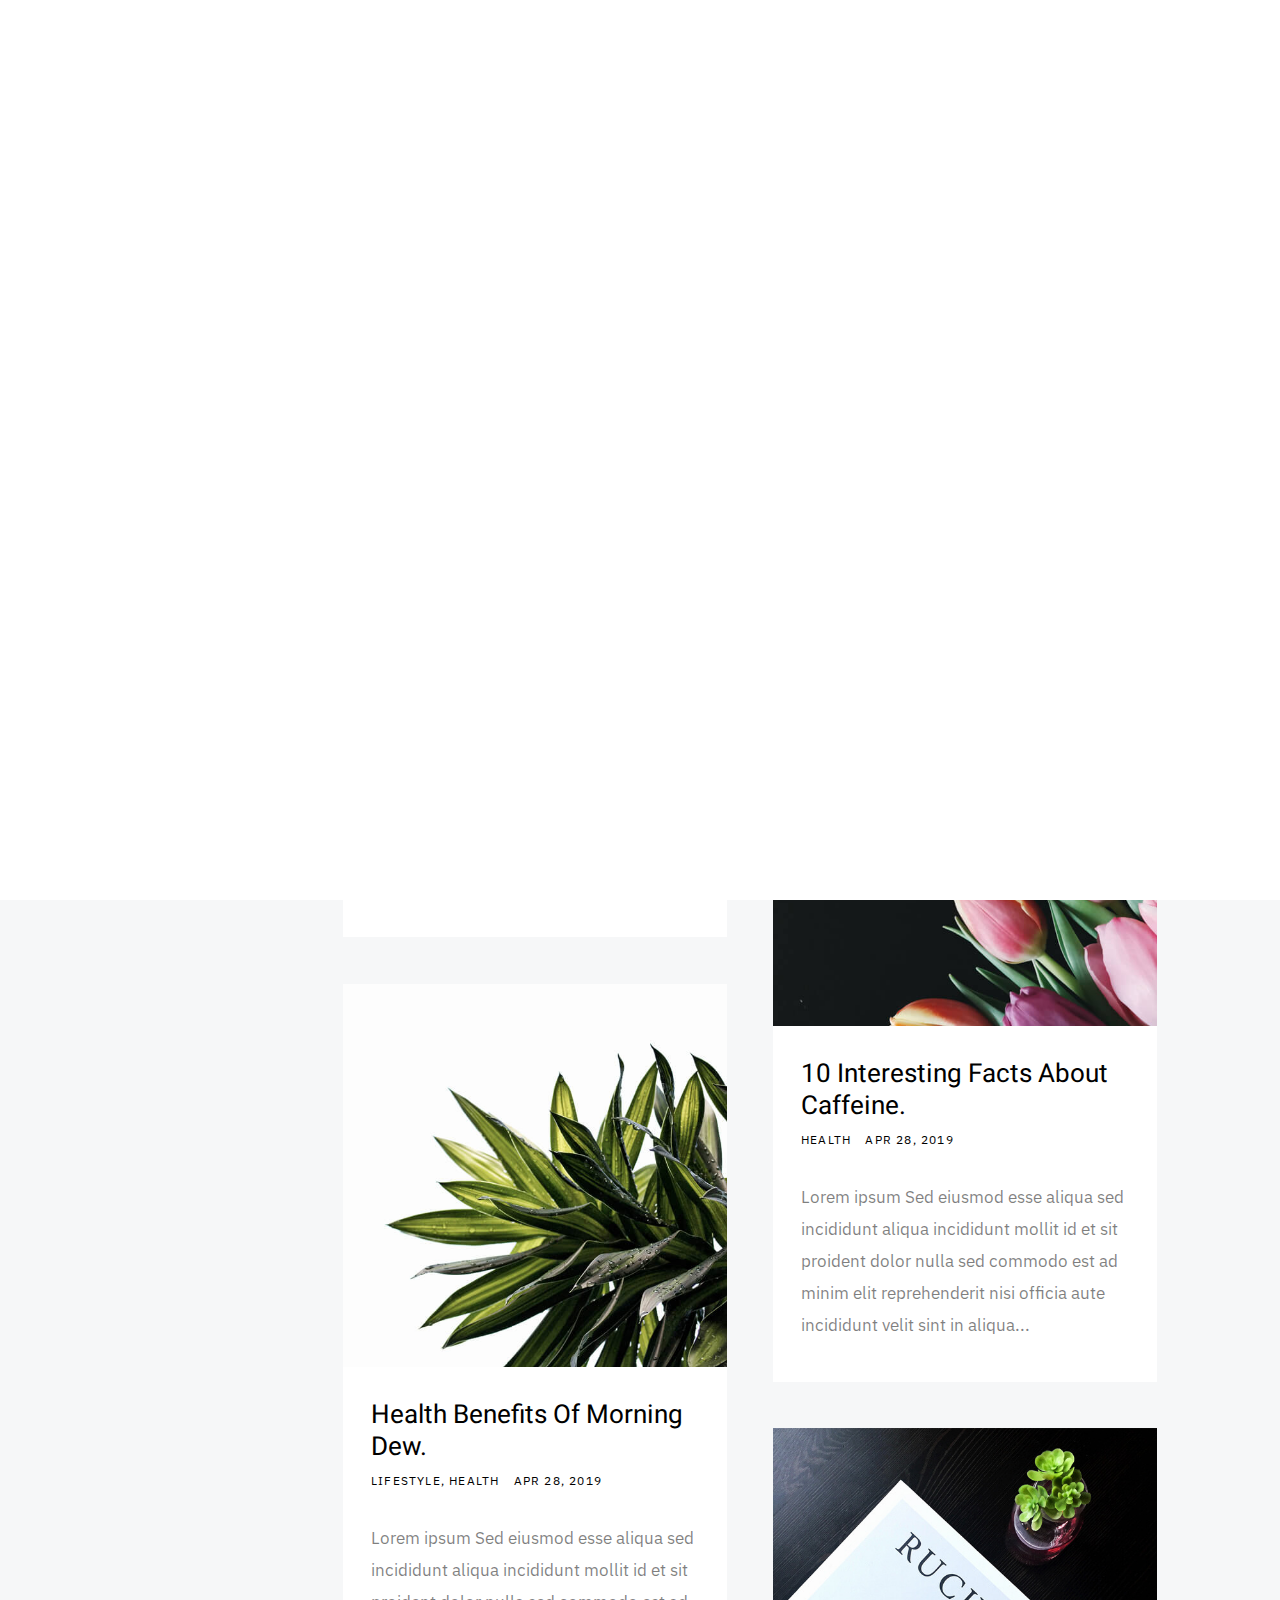
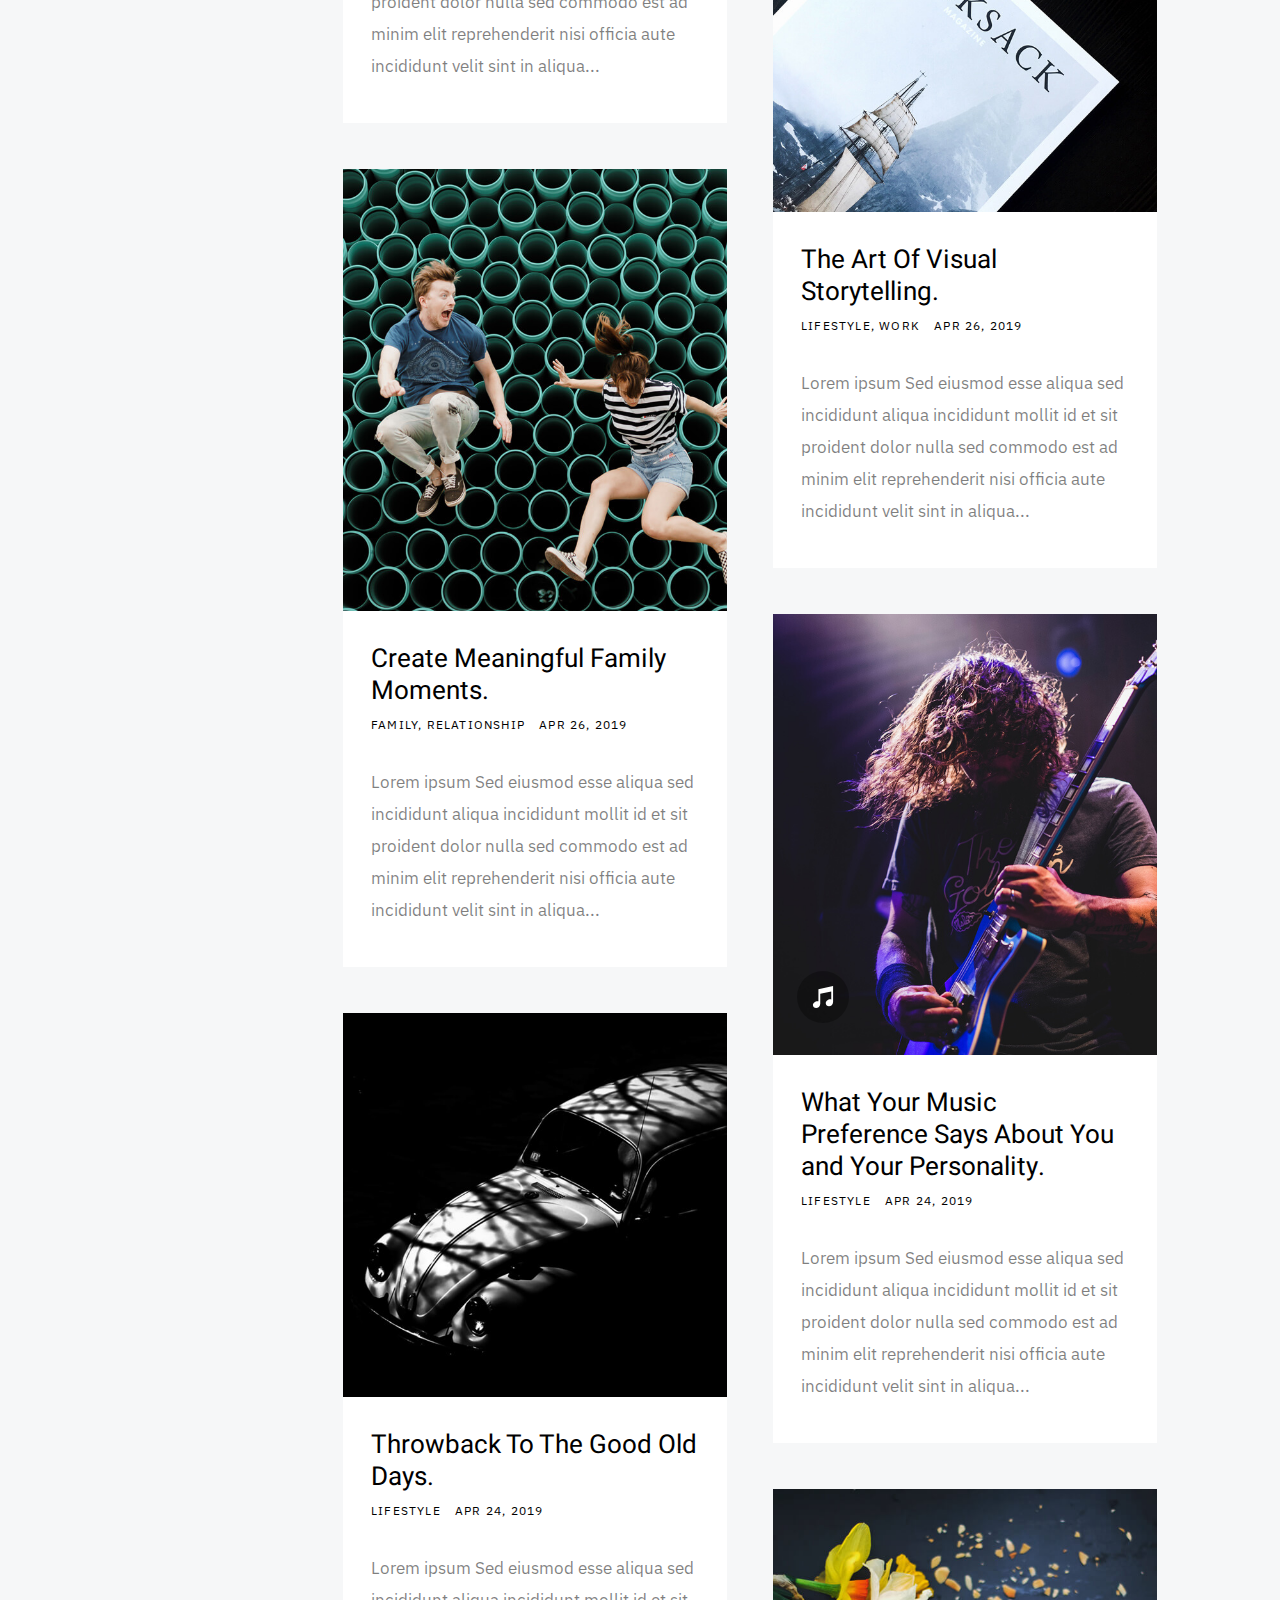
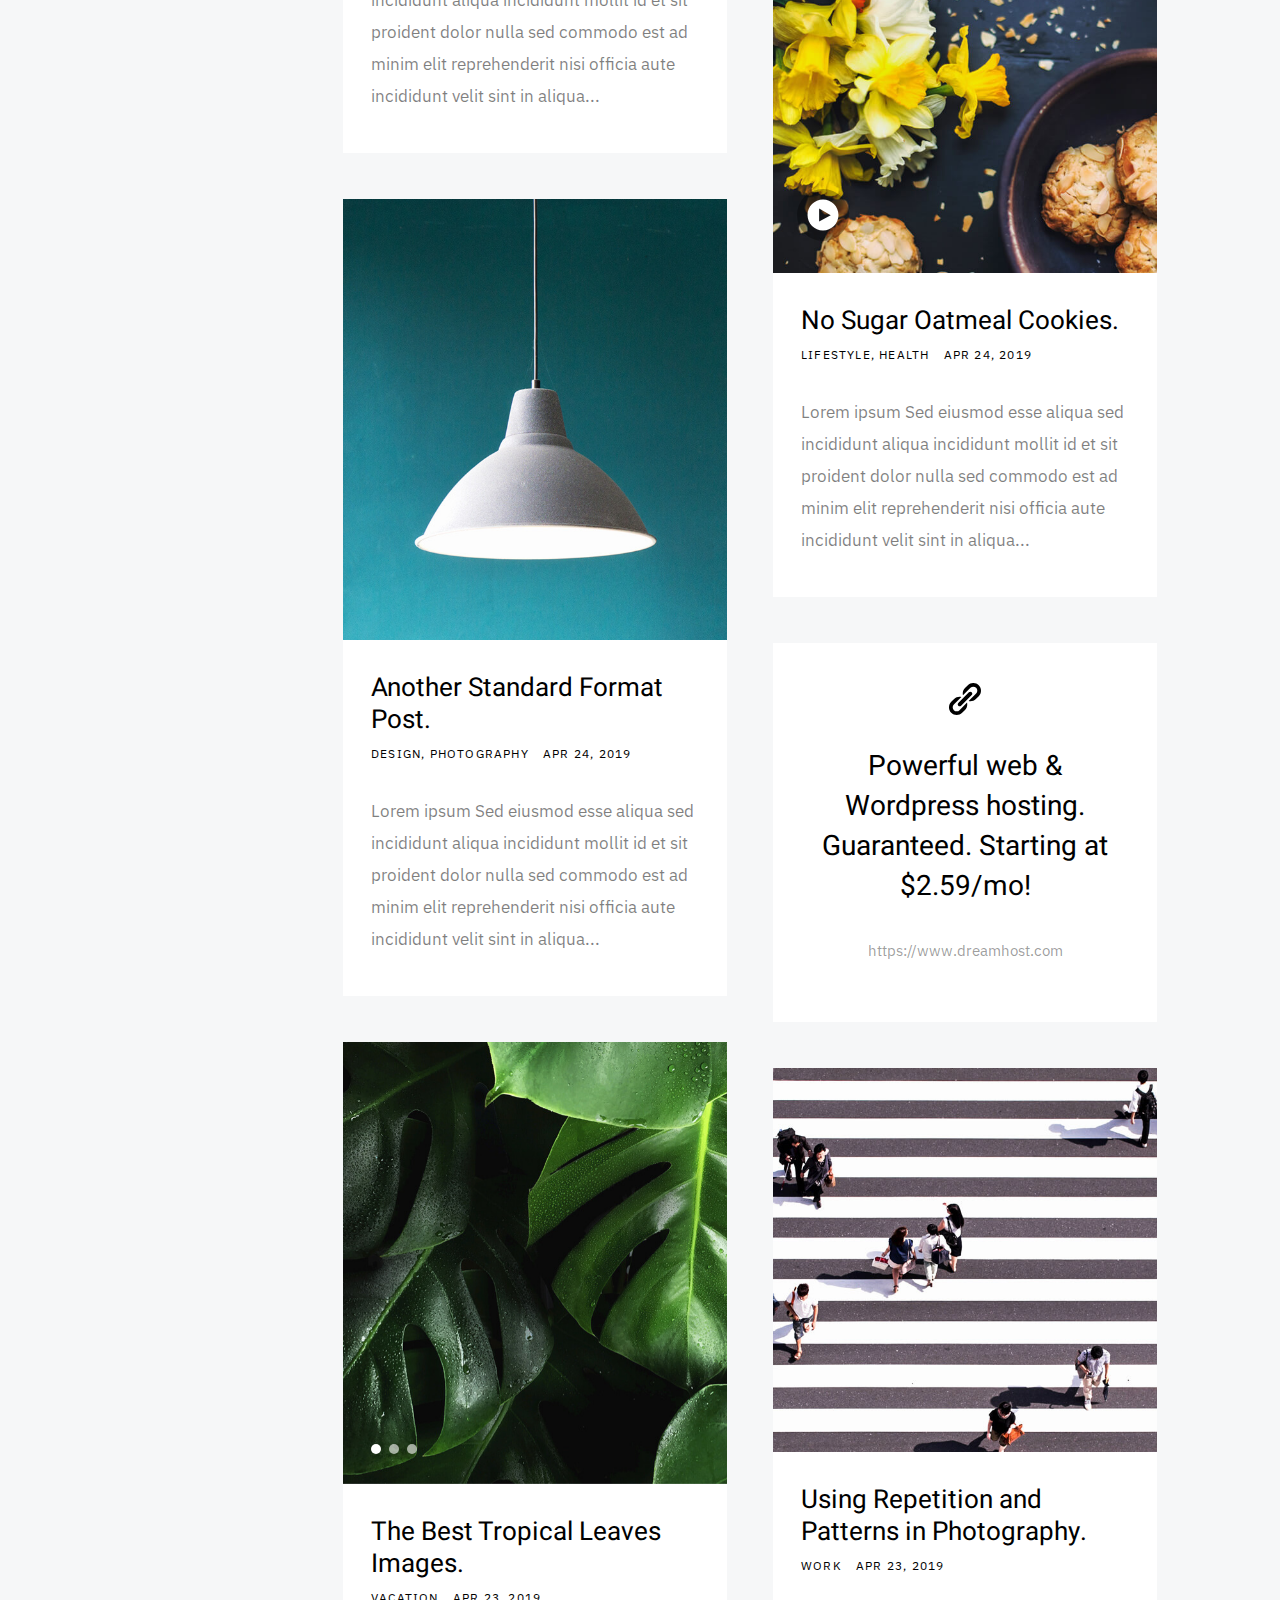
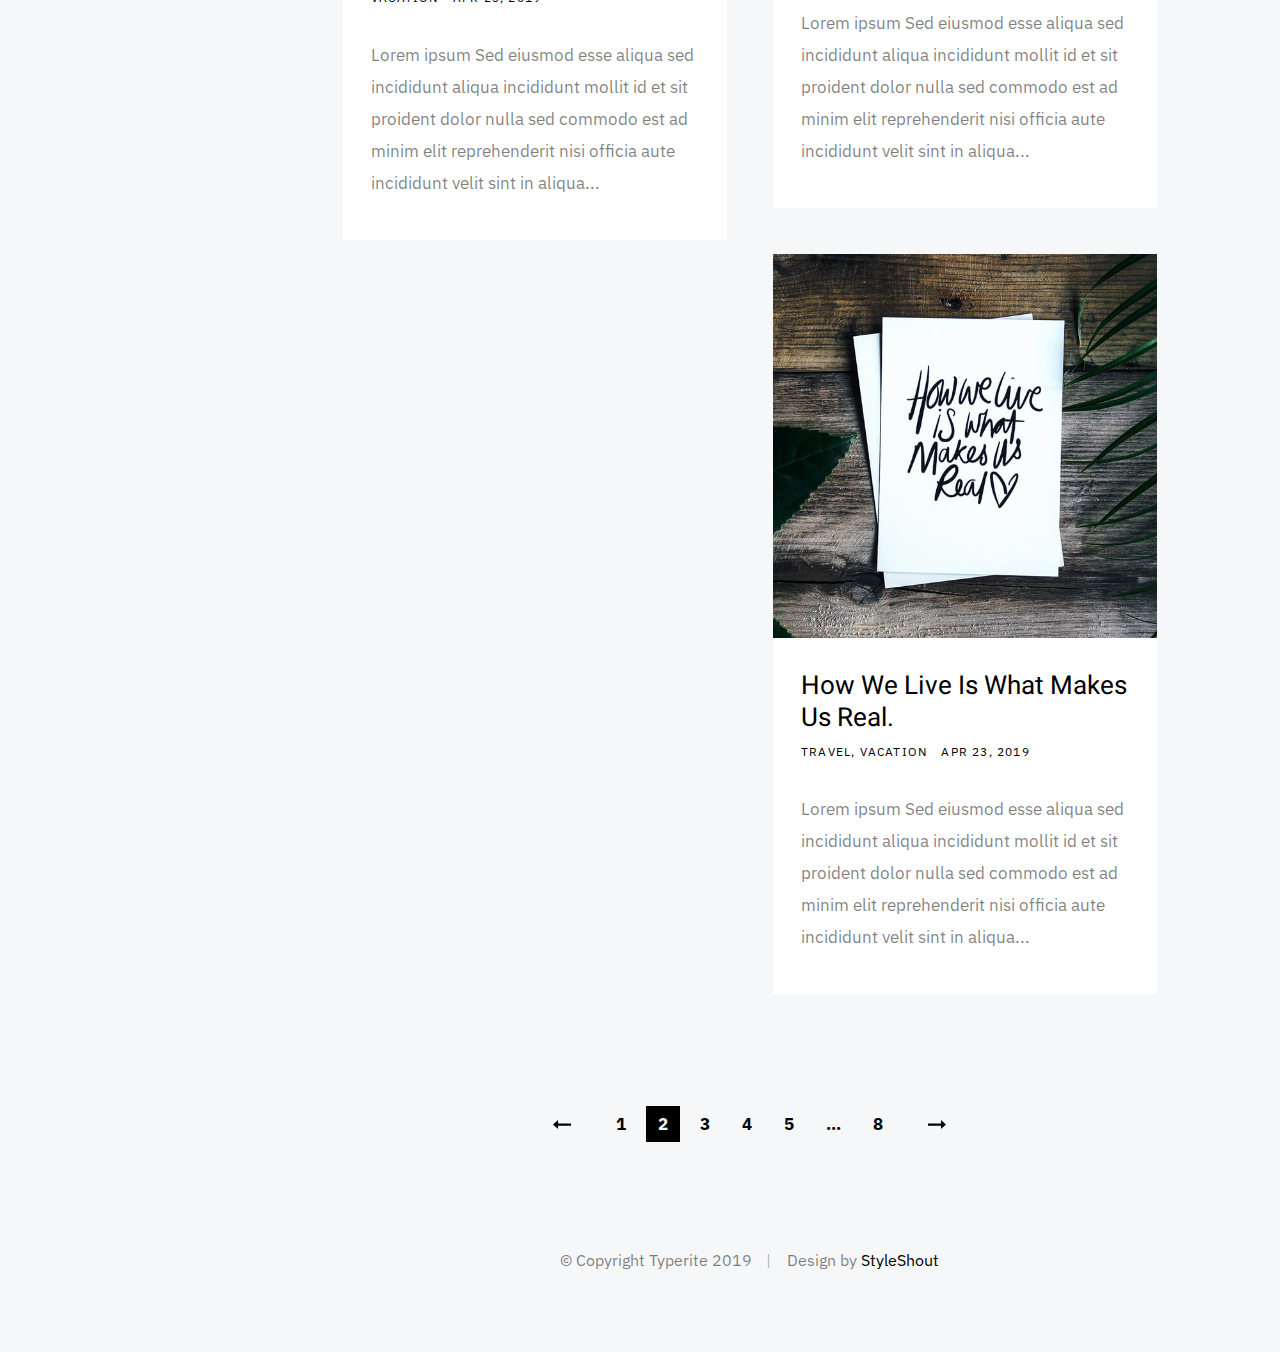
<file: category.html>
<!DOCTYPE html>
<html class="no-js" lang="en">
<head>

    <!--- basic page needs
    ================================================== -->
    <meta charset="utf-8">
    <title>Categories - Typerite</title>
    <meta name="description" content="">
    <meta name="author" content="">

    <!-- mobile specific metas
    ================================================== -->
    <meta name="viewport" content="width=device-width, initial-scale=1">

    <!-- CSS
    ================================================== -->
    <link rel="stylesheet" href="css/base.css">
    <link rel="stylesheet" href="css/vendor.css">
    <link rel="stylesheet" href="css/main.css">

    <!-- script
    ================================================== -->
    <script src="js/modernizr.js"></script>

    <!-- favicons
    ================================================== -->
    <link rel="apple-touch-icon" sizes="180x180" href="apple-touch-icon.png">
    <link rel="icon" type="image/png" sizes="32x32" href="favicon-32x32.png">
    <link rel="icon" type="image/png" sizes="16x16" href="favicon-16x16.png">
    <link rel="manifest" href="site.webmanifest">

</head>

<body>

    <!-- preloader
    ================================================== -->
    <div id="preloader">
        <div id="loader" class="dots-fade">
            <div></div>
            <div></div>
            <div></div>
        </div>
    </div>

    <div id="top" class="s-wrap site-wrapper">

        <!-- site header
        ================================================== -->
        <header class="s-header">

            <div class="header__top">
                <div class="header__logo">
                    <a class="site-logo" href="index.html">
                        <img src="images/logo.svg" alt="Homepage">
                    </a>
                </div>

                <div class="header__search">
    
                    <form role="search" method="get" class="header__search-form" action="#">
                        <label>
                            <span class="hide-content">Search for:</span>
                            <input type="search" class="header__search-field" placeholder="Type Keywords" value="" name="s" title="Search for:" autocomplete="off">
                        </label>
                        <input type="submit" class="header__search-submit" value="Search">
                    </form>
        
                    <a href="#0" title="Close Search" class="header__search-close">Close</a>
        
                </div>  <!-- end header__search -->

                <!-- toggles -->
                <a href="#0" class="header__search-trigger"></a>
                <a href="#0" class="header__menu-toggle"><span>Menu</span></a>
            </div>

            
            <nav class="header__nav-wrap">

                <ul class="header__nav">
                    <li><a href="index.html" title="">Home</a></li>
                    <li class="has-children current">
                        <a href="#0" title="">Explore</a>
                        <ul class="sub-menu">
                        <li><a href="category.html">Gesture Design?</a></li>
                        <li><a href="category.html">De toekomst?</a></li>
                        <li><a href="category.html">Het ontstaan</a></li>
                        <li><a href="category.html">Ontwerpproces</a></li>
                        <li><a href="category.html">Tools</a></li>
                        <li><a href="category.html">Praktisch</a></li>
                        </ul>
                    </li>
                    <li class="has-children">
                        <a href="#0" title="">Blog Posts</a>
                        <ul class="sub-menu">
                        <li><a href="single-video.html">Video Post</a></li>
                        <li><a href="single-audio.html">Audio Post</a></li>
                        <li><a href="single-gallery.html">Gallery Post</a></li>
                        <li><a href="single-standard.html">Standard Post</a></li>
                        </ul>
                    </li>
                    <li><a href="styles.html" title="">Styles</a></li>
                    <li><a href="page-about.html" title="">About</a></li>
                    <li><a href="page-contact.html" title="">Contact</a></li>
                </ul> <!-- end header__nav -->

                <ul class="header__social">
                    <li class="ss-facebook">
                        <a href="https://facebook.com/">
                            <span class="screen-reader-text">Facebook</span>
                        </a>
                    </li>
                    <li class="ss-twitter">
                        <a href="#0">
                            <span class="screen-reader-text">Twitter</span>
                        </a>
                    </li>
                    <li class="ss-dribbble">
                        <a href="#0">
                            <span class="screen-reader-text">Instagram</span>
                        </a>
                    </li>
                    <li class="ss-behance">
                        <a href="#0">
                            <span class="screen-reader-text">Behance</span>
                        </a>
                    </li>
                </ul>

            </nav> <!-- end header__nav-wrap -->

            

        </header> <!-- end s-header -->

        <div class="s-content">

            <header class="listing-header">
                <h1 class="h2">Category: Design</h1>
            </header>
            
            <div class="masonry-wrap">

                <div class="masonry">

                    <div class="grid-sizer"></div>
    
                    <article class="masonry__brick entry format-standard animate-this">
                            
                        <div class="entry__thumb">
                            <a href="single-standard.html" class="entry__thumb-link">
                                <img src="images/thumbs/masonry/woodcraft-600.jpg" 
                                        srcset="images/thumbs/masonry/woodcraft-600.jpg 1x, images/thumbs/masonry/woodcraft-1200.jpg 2x" alt="">
                            </a>
                        </div>
        
                        <div class="entry__text">
                            <div class="entry__header">
    
                                <h2 class="entry__title"><a href="single-standard.html">Just a Standard Format Post.</a></h2>
                                <div class="entry__meta">
                                    <span class="entry__meta-cat">
                                        <a href="category.html">Design</a> 
                                        <a href="category.html">Photography</a>
                                    </span>
                                    <span class="entry__meta-date">
                                        <a href="single-standard.html">Apr 29, 2019</a>
                                    </span>
                                </div>
                                
                            </div>
                            <div class="entry__excerpt">
                                <p>
                                Lorem ipsum Sed eiusmod esse aliqua sed incididunt aliqua incididunt mollit id et sit proident dolor nulla sed commodo est ad minim elit reprehenderit nisi officia aute incididunt velit sint in aliqua...
                                </p>
                            </div>
                        </div>
        
                    </article> <!-- end article -->
    
                    <article class="masonry__brick entry format-quote animate-this">
                            
                        <div class="entry__thumb">
                            <blockquote>
                                <p>Good design is making something intelligible and memorable. Great design is making something memorable and meaningful.</p>
    
                                <cite>Dieter Rams</cite>
                            </blockquote>
                        </div>   
        
                    </article> <!-- end article -->
    
                    <article class="masonry__brick entry format-standard animate-this">
                            
                        <div class="entry__thumb">
                            <a href="single-standard.html" class="entry__thumb-link">
                                <img src="images/thumbs/masonry/tulips-600.jpg" 
                                        srcset="images/thumbs/masonry/tulips-600.jpg 1x, images/thumbs/masonry/tulips-1200.jpg 2x" alt="">
                            </a>
                        </div>
        
                        <div class="entry__text">
                            <div class="entry__header">
                                <h2 class="entry__title"><a href="single-standard.html">10 Interesting Facts About Caffeine.</a></h2>
                                <div class="entry__meta">
                                    <span class="entry__meta-cat">
                                        <a href="category.html">Health</a>
                                    </span>
                                    <span class="entry__meta-date">
                                        <a href="single-standard.html">Apr 28, 2019</a>
                                    </span>
                                </div>
                            </div>
                            <div class="entry__excerpt">
                                <p>
                                Lorem ipsum Sed eiusmod esse aliqua sed incididunt aliqua incididunt mollit id et sit proident dolor nulla sed commodo est ad minim elit reprehenderit nisi officia aute incididunt velit sint in aliqua...
                                </p>
                            </div>
                        </div>
        
                    </article> <!-- end article -->
                    
    
                    <article class="masonry__brick entry format-standard animate-this">
    
                        <div class="entry__thumb">
                            <a href="single-standard.html" class="entry__thumb-link">
                                <img src="images/thumbs/masonry/dew-600.jpg" 
                                        srcset="images/thumbs/masonry/dew-600.jpg 1x, images/thumbs/masonry/dew-1200.jpg 2x" alt="">
                            </a>
                        </div>
        
                        <div class="entry__text">
                            <div class="entry__header">
                                <h2 class="entry__title"><a href="single-standard.html">Health Benefits Of Morning Dew.</a></h2>
                                <div class="entry__meta">
                                    <span class="entry__meta-cat">
                                        <a href="category.html">Lifestyle</a>
                                        <a href="category.html">Health</a>
                                    </span>
                                    <span class="entry__meta-date">
                                        <a href="single-standard.html">Apr 28, 2019</a>
                                    </span>
                                </div>
                            </div>
                            <div class="entry__excerpt">
                                <p>
                                Lorem ipsum Sed eiusmod esse aliqua sed incididunt aliqua incididunt mollit id et sit proident dolor nulla sed commodo est ad minim elit reprehenderit nisi officia aute incididunt velit sint in aliqua...
                                </p>
                            </div>
                        </div>
        
                    </article> <!-- end article -->
    
                    <article class="masonry__brick entry format-standard animate-this">
    
                            <div class="entry__thumb">
                                <a href="single-standard.html" class="entry__thumb-link">
                                    <img src="images/thumbs/masonry/rucksack-600.jpg" 
                                            srcset="images/thumbs/masonry/rucksack-600.jpg 1x, images/thumbs/masonry/rucksack-1200.jpg 2x" alt="">
                                </a>
                            </div>
            
                            <div class="entry__text">
                                <div class="entry__header">
                                    
                                    <h2 class="entry__title"><a href="single-standard.html">The Art Of Visual Storytelling.</a></h2>
                                    
                                    <div class="entry__meta">
                                        <span class="entry__meta-cat">
                                            <a href="category.html">Lifestyle</a>
                                            <a href="category.html">Work</a>
                                        </span>
                                        <span class="entry__meta-date">
                                            <a href="single-standard.html">Apr 26, 2019</a>
                                        </span>
                                    </div>
                                </div>
                                <div class="entry__excerpt">
                                    <p>
                                    Lorem ipsum Sed eiusmod esse aliqua sed incididunt aliqua incididunt mollit id et sit proident dolor nulla sed commodo est ad minim elit reprehenderit nisi officia aute incididunt velit sint in aliqua...
                                    </p>
                                </div>
                            </div>
            
                        </article> <!-- end article -->
    
                    <article class="masonry__brick entry format-standard animate-this">
    
                        <div class="entry__thumb">
                            <a href="single-standard.html" class="entry__thumb-link">
                                <img src="images/thumbs/masonry/jump-600.jpg" 
                                        srcset="images/thumbs/masonry/jump-600.jpg 1x, images/thumbs/masonry/jump-1200.jpg 2x" alt="">
                            </a>
                        </div>
    
                        <div class="entry__text">
                            <div class="entry__header">
                                
                                <h2 class="entry__title"><a href="single-standard.html">Create Meaningful Family Moments.</a></h2>
                                <div class="entry__meta">
                                    <span class="entry__meta-cat">
                                        <a href="category.html">Family</a>
                                        <a href="category.html">Relationship</a>
                                    </span>
                                    <span class="entry__meta-date">
                                        <a href="single-standard.html">Apr 26, 2019</a>
                                    </span>
                                </div>
                            </div>
                            <div class="entry__excerpt">
                                <p>
                                Lorem ipsum Sed eiusmod esse aliqua sed incididunt aliqua incididunt mollit id et sit proident dolor nulla sed commodo est ad minim elit reprehenderit nisi officia aute incididunt velit sint in aliqua...
                                </p>
                            </div>
                        </div>
    
                    </article> <!-- end article -->
    
                    <article class="masonry__brick entry format-audio animate-this">
    
                        <div class="entry__thumb">
                            <a href="single-audio.html" class="entry__thumb-link">
                                <img src="images/thumbs/masonry/guitarist-600.jpg" 
                                        srcset="images/thumbs/masonry/guitarist-600.jpg 1x, images/thumbs/masonry/guitarist-1200.jpg 2x" alt="">
                            </a>
                        </div>
    
                        <div class="entry__text">
                            <div class="entry__header">
                                <h2 class="entry__title"><a href="single-audio.html">What Your Music Preference Says About You and Your Personality.</a></h2>
                                <div class="entry__meta">
                                    <span class="entry__meta-cat">
                                        <a href="category.html">Lifestyle</a>
                                    </span>
                                    <span class="entry__meta-date">
                                        <a href="single-standard.html">Apr 24, 2019</a>
                                    </span>
                                </div>
                            </div>
                            <div class="entry__excerpt">
                                <p>
                                    Lorem ipsum Sed eiusmod esse aliqua sed incididunt aliqua incididunt mollit id et sit proident dolor nulla sed commodo est ad minim elit reprehenderit nisi officia aute incididunt velit sint in aliqua...
                                </p>
                            </div>
                        </div>
    
                    </article> <!-- end article -->
    
                    <article class="masonry__brick entry format-standard animate-this">
    
                        <div class="entry__thumb">
                            <a href="single-standard.html" class="entry__thumb-link">
                                <img src="images/thumbs/masonry/beetle-600.jpg" 
                                        srcset="images/thumbs/masonry/beetle-600.jpg 1x, images/thumbs/masonry/beetle-1200.jpg 2x" alt="">
                            </a>
                        </div>
    
                        <div class="entry__text">
                            <div class="entry__header">
                                <h2 class="entry__title"><a href="single-standard.html">Throwback To The Good Old Days.</a></h2>
                                <div class="entry__meta">
                                    <span class="entry__meta-cat">
                                        <a href="category.html">Lifestyle</a>
                                    </span>
                                    <span class="entry__meta-date">
                                        <a href="single-standard.html">Apr 24, 2019</a>
                                    </span>
                                </div>
                            </div>
                            <div class="entry__excerpt">
                                <p>
                                Lorem ipsum Sed eiusmod esse aliqua sed incididunt aliqua incididunt mollit id et sit proident dolor nulla sed commodo est ad minim elit reprehenderit nisi officia aute incididunt velit sint in aliqua...
                                </p>
                            </div>
                        </div>
    
                    </article> <!-- end article -->
    
                    <article class="masonry__brick entry format-video animate-this">
                            
                        <div class="entry__thumb video-image">
                            <a href="https://player.vimeo.com/video/117310401?color=339989&title=0&byline=0&portrait=0" data-lity class="entry__thumb-link">
                                <img src="images/thumbs/masonry/cookies-600.jpg" 
                                        srcset="images/thumbs/masonry/cookies-600.jpg 1x, images/thumbs/masonry/cookies-1200.jpg 2x" alt="">
                            </a>
                        </div>
        
                        <div class="entry__text">
                            <div class="entry__header">
                                <h2 class="entry__title"><a href="single-video.html">No Sugar Oatmeal Cookies.</a></h2>
                                <div class="entry__meta">
                                    <span class="entry__meta-cat">
                                        <a href="category.html">Lifestyle</a>
                                        <a href="category.html">Health</a>
                                    </span>
                                    <span class="entry__meta-date">
                                        <a href="single-standard.html">Apr 24, 2019</a>
                                    </span>
                                </div>
                            </div>
                            <div class="entry__excerpt">
                                <p>
                                Lorem ipsum Sed eiusmod esse aliqua sed incididunt aliqua incididunt mollit id et sit proident dolor nulla sed commodo est ad minim elit reprehenderit nisi officia aute incididunt velit sint in aliqua...
                                </p>
                            </div>
                        </div>
        
                    </article> <!-- end article -->
    
                    <article class="masonry__brick entry format-standard animate-this">
    
                        <div class="entry__thumb">
                            <a href="single-standard.html" class="entry__thumb-link">
                                <img src="images/thumbs/masonry/lamp-600.jpg" 
                                        srcset="images/thumbs/masonry/lamp-600.jpg 1x, images/thumbs/masonry/lamp-1200.jpg 2x" alt="">
                            </a>
                        </div>
    
                        <div class="entry__text">
                            <div class="entry__header">
                                <h2 class="entry__title"><a href="single-standard.html">Another Standard Format Post.</a></h2>
                                <div class="entry__meta">
                                    <span class="entry__meta-cat">
                                        <a href="category.html">Design</a>
                                        <a href="category.html">Photography</a>
                                    </span>
                                    <span class="entry__meta-date">
                                        <a href="single-standard.html">Apr 24, 2019</a>
                                    </span>
                                </div>
                            </div>
                            <div class="entry__excerpt">
                                <p>
                                Lorem ipsum Sed eiusmod esse aliqua sed incididunt aliqua incididunt mollit id et sit proident dolor nulla sed commodo est ad minim elit reprehenderit nisi officia aute incididunt velit sint in aliqua...
                                </p>
                            </div>
                        </div>
    
                    </article> <!-- end article -->
    
                    <article class="masonry__brick entry format-link animate-this">
                        
                        <div class="entry__thumb">
                            <div class="link-wrap">
                                <h2>Powerful web & Wordpress hosting. Guaranteed. Starting at $2.59/mo!</h2>
                                <cite>
                                    <a target="_blank" href="https://www.dreamhost.com/r.cgi?287326">https://www.dreamhost.com</a>
                                </cite>
                            </div>
                        </div>
                        
                    </article> <!-- end article -->
    
                    <article class="masonry__brick entry format-gallery animate-this">
                            
                        <div class="entry__thumb slider">
                            <div class="slider__slides">
                                <div class="slider__slide">
                                    <img src="images/thumbs/masonry/gallery/slide-1-600.jpg" 
                                            srcset="images/thumbs/masonry/gallery/slide-1-600.jpg 1x, images/thumbs/masonry/gallery/slide-1-1200.jpg 2x" alt=""> 
                                </div>
                                <div class="slider__slide">
                                    <img src="images/thumbs/masonry/gallery/slide-2-600.jpg" 
                                            srcset="images/thumbs/masonry/gallery/slide-2-600.jpg 1x, images/thumbs/masonry/gallery/slide-2-1200.jpg 2x" alt=""> 
                                </div>
                                <div class="slider__slide">
                                    <img src="images/thumbs/masonry/gallery/slide-3-600.jpg" 
                                            srcset="images/thumbs/masonry/gallery/slide-3-600.jpg 1x, images/thumbs/masonry/gallery/slide-3-1200.jpg 2x" alt="">  
                                </div>
                            </div>
                        </div>
        
                        <div class="entry__text">
                            <div class="entry__header">
                                <h2 class="entry__title"><a href="single-gallery.html">The Best Tropical Leaves Images.</a></h2>
                                <div class="entry__meta">
                                    <span class="entry__meta-cat">
                                        <a href="category.html">Vacation</a>
                                    </span>
                                    <span class="entry__meta-date">
                                        <a href="single-standard.html">Apr 23, 2019</a>
                                    </span>
                                </div>
                            </div>
                            <div class="entry__excerpt">
                                <p>
                                    Lorem ipsum Sed eiusmod esse aliqua sed incididunt aliqua incididunt mollit id et sit proident dolor nulla sed commodo est ad minim elit reprehenderit nisi officia aute incididunt velit sint in aliqua...
                                </p>
                            </div>
                        </div>
        
                    </article> <!-- end article -->
    
                    <article class="masonry__brick entry format-standard animate-this">
    
                        <div class="entry__thumb">
                            <a href="single-standard.html" class="entry__thumb-link">
                                <img src="images/thumbs/masonry/walk-600.jpg" 
                                        srcset="images/thumbs/masonry/walk-600.jpg 1x, images/thumbs/masonry/walk-1200.jpg 2x" alt="">
                            </a>
                        </div>
    
                        <div class="entry__text">
                            <div class="entry__header">
                                <h2 class="entry__title"><a href="single-standard.html">Using Repetition and Patterns in Photography.</a></h2>
                                <div class="entry__meta">
                                    <span class="entry__meta-cat">
                                        <a href="category.html">Work</a>
                                    </span>
                                    <span class="entry__meta-date">
                                        <a href="single-standard.html">Apr 23, 2019</a>
                                    </span>
                                </div>
                            </div>
                            <div class="entry__excerpt">
                                <p>
                                    Lorem ipsum Sed eiusmod esse aliqua sed incididunt aliqua incididunt mollit id et sit proident dolor nulla sed commodo est ad minim elit reprehenderit nisi officia aute incididunt velit sint in aliqua...
                                </p>
                            </div>
                        </div>
    
                    </article> <!-- end article -->
    
                    <article class="masonry__brick entry format-standard animate-this">
    
                        <div class="entry__thumb">
                            <a href="single-standard.html" class="entry__thumb-link">
                                <img src="images/thumbs/masonry/real-600.jpg" 
                                        srcset="images/thumbs/masonry/real-600.jpg 1x, images/thumbs/masonry/real-1200.jpg 2x" alt="">
                            </a>
                        </div>
    
                        <div class="entry__text">
                            <div class="entry__header">
                                <h2 class="entry__title"><a href="single-standard.html">How We Live Is What Makes Us Real.</a></h2>
                                <div class="entry__meta">
                                    <span class="entry__meta-cat">
                                        <a href="category.html">Travel</a>
                                        <a href="category.html">Vacation</a>
                                    </span>
                                    <span class="entry__meta-date">
                                        <a href="single-standard.html">Apr 23, 2019</a>
                                    </span>
                                </div>
                            </div>
                            <div class="entry__excerpt">
                                <p>
                                    Lorem ipsum Sed eiusmod esse aliqua sed incididunt aliqua incididunt mollit id et sit proident dolor nulla sed commodo est ad minim elit reprehenderit nisi officia aute incididunt velit sint in aliqua...
                                </p>
                            </div>
                        </div>
    
                    </article> <!-- end article -->
    
                </div> <!-- end masonry -->

            </div> <!-- end masonry-wrap -->

            <div class="row">
                <div class="column large-full">
                    <nav class="pgn">
                        <ul>
                            <li><a class="pgn__prev" href="#0">Prev</a></li>
                            <li><a class="pgn__num" href="#0">1</a></li>
                            <li><span class="pgn__num current">2</span></li>
                            <li><a class="pgn__num" href="#0">3</a></li>
                            <li><a class="pgn__num" href="#0">4</a></li>
                            <li><a class="pgn__num" href="#0">5</a></li>
                            <li><span class="pgn__num dots">…</span></li>
                            <li><a class="pgn__num" href="#0">8</a></li>
                            <li><a class="pgn__next" href="#0">Next</a></li>
                        </ul>
                    </nav>
                </div>
            </div>

        </div> <!-- end s-content -->


        <!-- footer
        ================================================== -->
        <footer class="s-footer">
            <div class="row">
                <div class="column large-full footer__content">
                    <div class="footer__copyright">
                        <span>© Copyright Typerite 2019</span> 
                        <span>Design by <a href="https://www.styleshout.com/">StyleShout</a></span>
                    </div>
                </div>
            </div>

            <div class="go-top">
                <a class="smoothscroll" title="Back to Top" href="#top"></a>
            </div>
        </footer>

    </div> <!-- end s-wrap -->


    <!-- Java Script
    ================================================== -->
    <script src="js/jquery-3.2.1.min.js"></script>
    <script src="js/plugins.js"></script>
    <script src="js/main.js"></script>

</body>
</file>
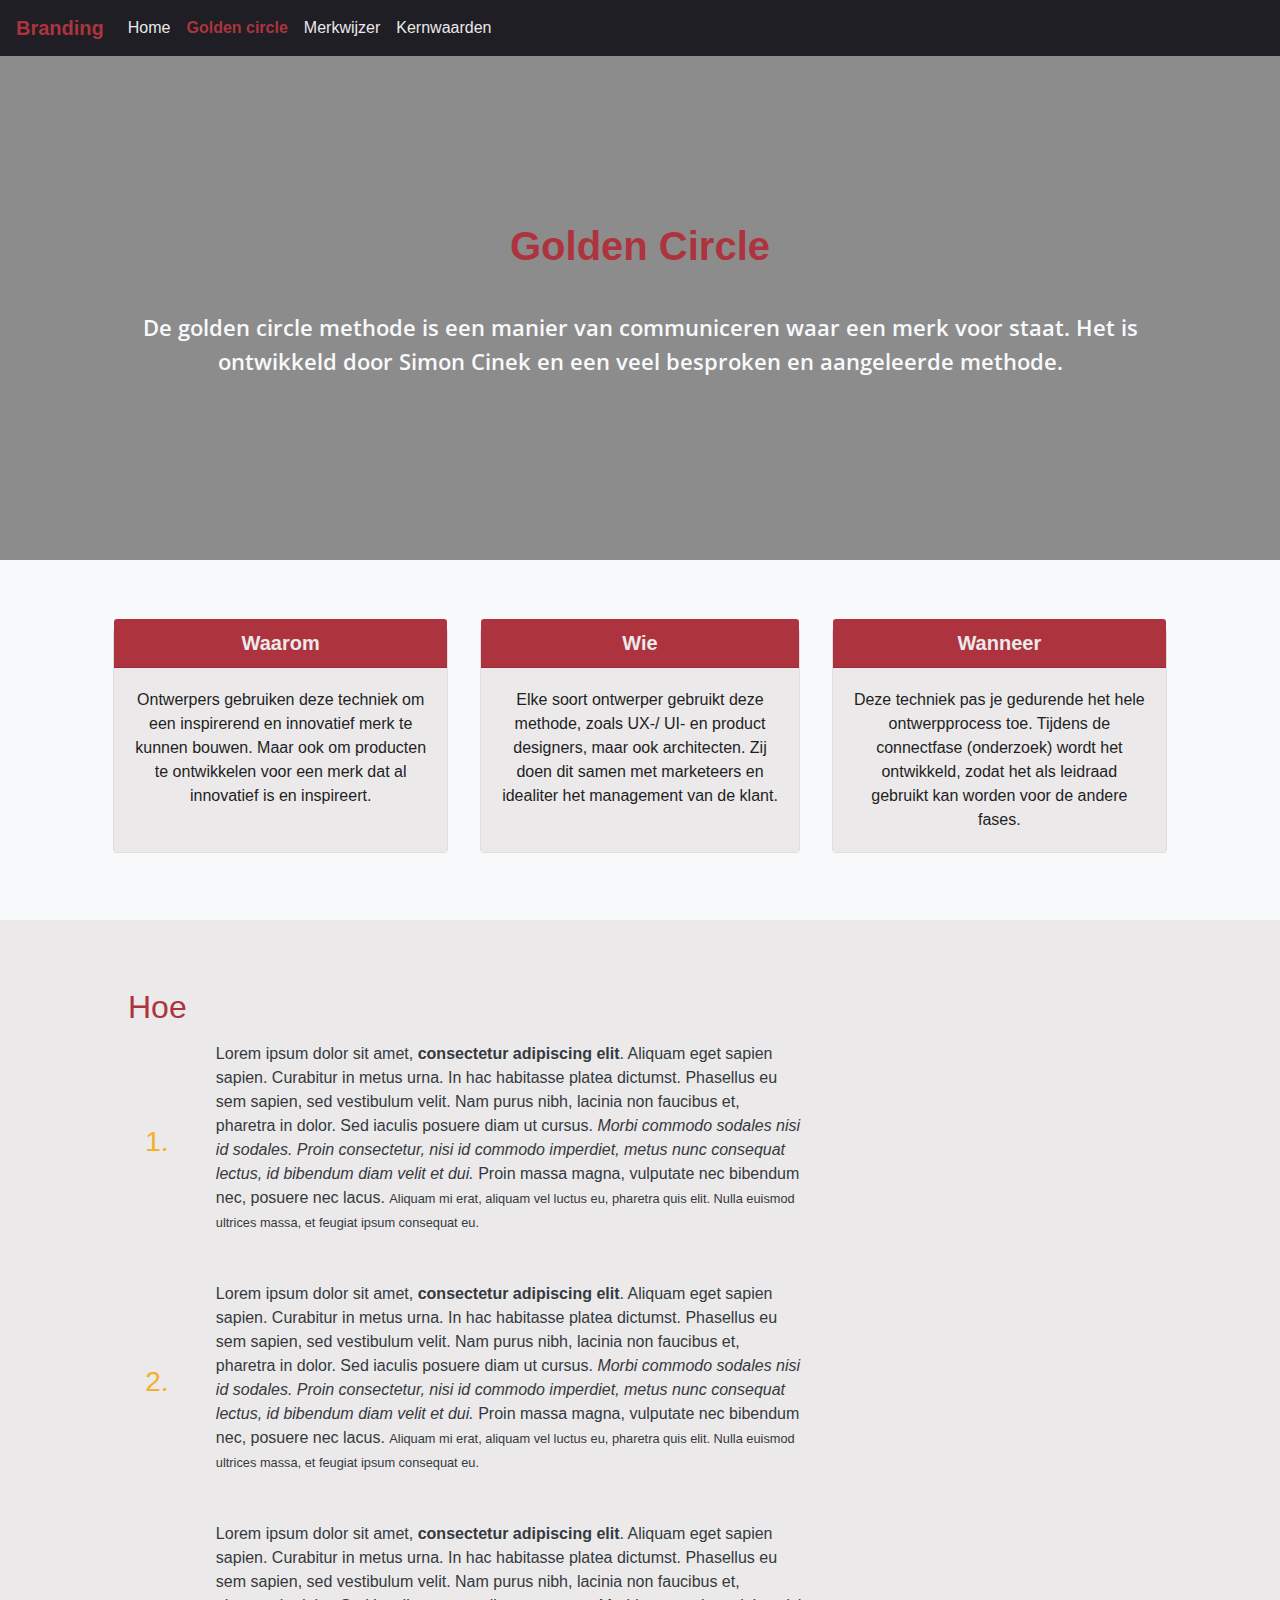
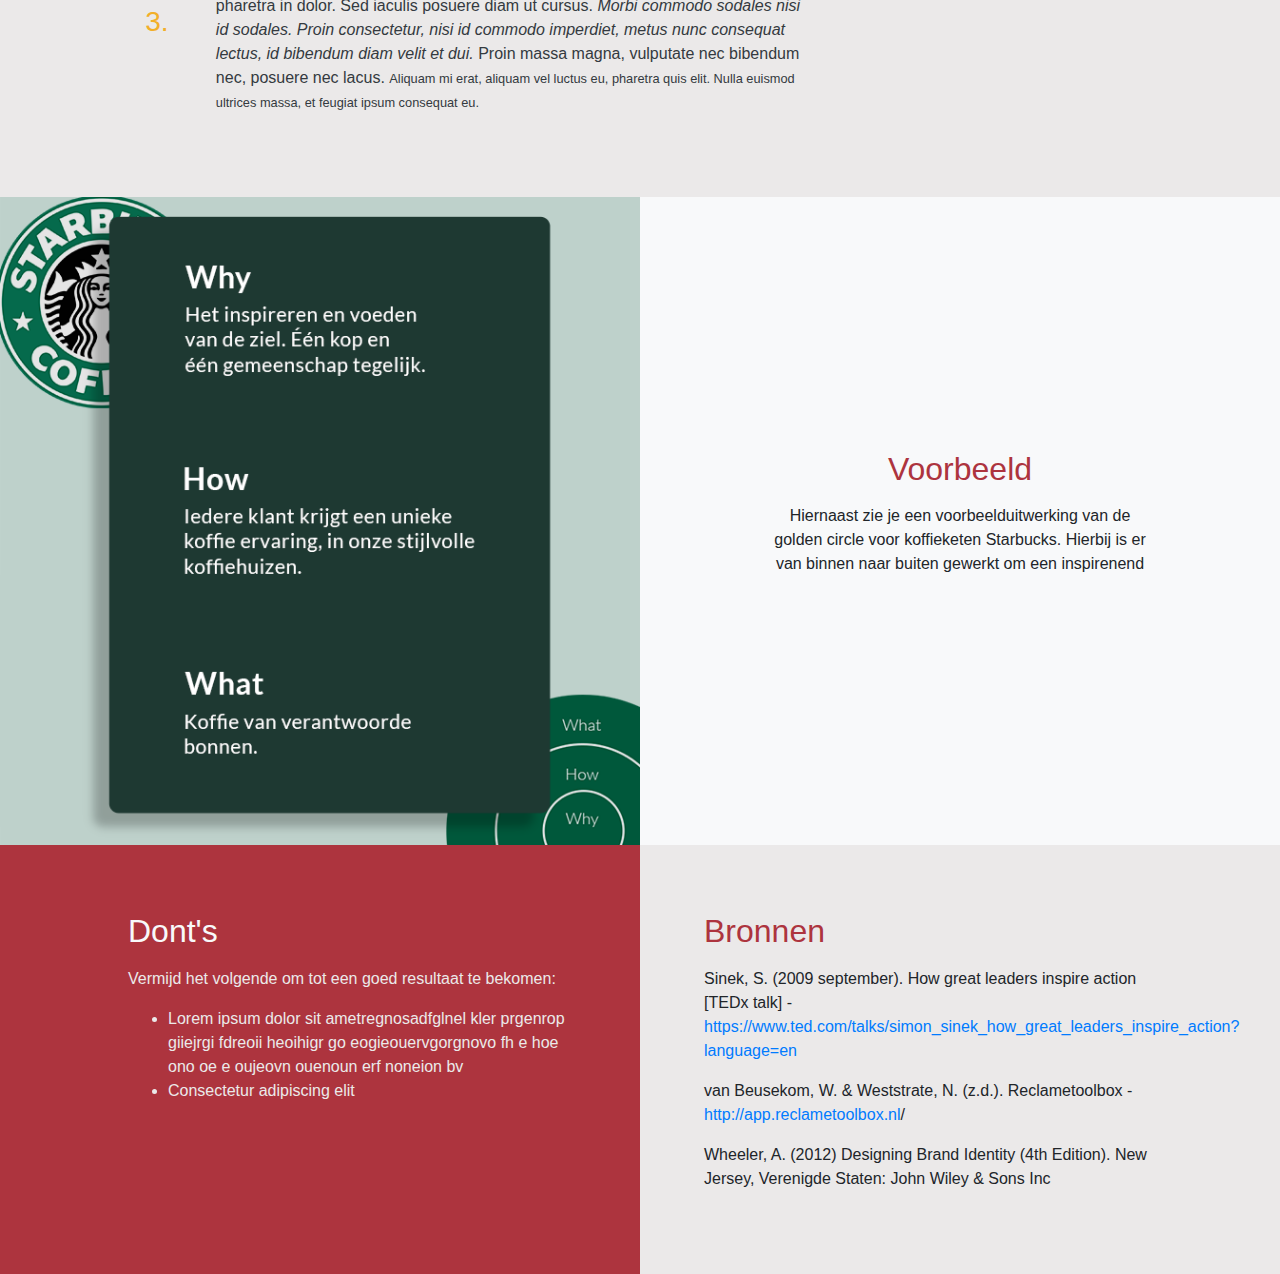
<file: golden-circle.html>
<!doctype html>

<html lang="NL_nl">

<head>
    <!-- Required meta tags -->
    <meta charset="utf-8">
    <meta name="viewport" content="width=device-width, initial-scale=1, shrink-to-fit=no">

    <!-- Bootstrap CSS -->
    <link rel="stylesheet" href="https://stackpath.bootstrapcdn.com/bootstrap/4.3.1/css/bootstrap.min.css"
        integrity="sha384-ggOyR0iXCbMQv3Xipma34MD+dH/1fQ784/j6cY/iJTQUOhcWr7x9JvoRxT2MZw1T" crossorigin="anonymous">

    <!-- Extra CSS-->
    <link rel="stylesheet" href="css/extra.css">

    <!-- fonts -->
    <link
        href="https://fonts.googleapis.com/css?family=Open+Sans:300,300i,400,400i,600,600i,700,700i,800,800i&display=swap"
        rel="stylesheet">

    <!-- titel -->
    <title>Golden Circle - Visual Branding</title>
</head>

<body>
    <!-- start navigatiebar -->
    <nav class="navbar navbar-expand-lg sticky-top">
        <!--   navbar-light bg-light  navbar-dark bg-dark-->
        <!-- donkere navbar -->
        <button class="navbar-toggler" type="button" data-toggle="collapse" data-target="#bs-example-navbar-collapse-1">
            <!-- navbar open of dicht voor mobiel -->
            <span class="navbar-toggler-icon"></span> <!-- hamburger menu icon -->
        </button> <a class="navbar-brand" href="index.html">Branding</a> <!-- site naam -->
        <div class="collapse navbar-collapse" id="bs-example-navbar-collapse-1">

            <!-- Start navigatie items -->
            <!-- .active zorgt ervoor dat een nav item geselecteerd is als huidige item-->
            <ul class="navbar-nav">
                <li class="nav-item">
                    <a class="nav-link" href="index.html">Home</a>
                </li>
                <li class="nav-item">
                    <a class="nav-link active" href="golden-circle.html">Golden circle</a>
                </li>
                <li class="nav-item">
                    <a class="nav-link" href="merkwijzer.html">Merkwijzer</a>
                </li>
                <li class="nav-item">
                    <a class="nav-link" href="kernwaarden.html">Kernwaarden</a>
                </li>
            </ul>
            <!-- Eind navigatie items -->
        </div>
    </nav>
    <!-- Eind navigatiebar -->

    <!-- header foto met gecentreerde tekst -->
    <header class="masthead golden-circle">
        <!-- start header -->
        <div class="container h-100">
            <!-- container van 100% header hoogte-->
            <div class="row h-100 align-items-center">
                <!-- rij van 100% header hoogte, items gecentreerd-->
                <div class="col-12">
                    <!-- kolom volledige breedte, text in het midden -->
                    <h1 class="header-title text-red">Golden Circle</h1>
                    <p class="header-home text-light">
                        </br>
                        De golden circle methode is een manier van communiceren waar een merk voor staat. Het is
                        ontwikkeld door Simon Cinek en een veel besproken en aangeleerde methode.
                    </p>
                </div>
            </div>
        </div>
    </header> <!-- einde header -->

    <div class="container-fluid padding-basic bg-light">
        <div class="row">
            <div class="col-md-4 padding-card-col padding-card-col-left">
                <div class="card h-100">
                    <h5 class="card-header">
                        Waarom
                    </h5>
                    <div class="card-body">
                        <p class="card-text">
                            Ontwerpers gebruiken deze techniek om een inspirerend en innovatief merk te kunnen bouwen.
                            Maar ook om producten te ontwikkelen voor een merk dat al innovatief is en inspireert.
                        </p>
                    </div>
                </div>
            </div>

            <div class="col-md-4 padding-card-col">
                <div class="card h-100">
                    <h5 class="card-header">
                        Wie
                    </h5>
                    <div class="card-body">
                        <p class="card-text">
                            Elke soort ontwerper gebruikt deze methode, zoals UX-/ UI- en product designers, maar ook
                            architecten.
                            Zij doen dit samen met marketeers en idealiter het management van de klant.
                        </p>
                    </div>
                </div>
            </div>

            <div class="col-md-4 padding-card-col padding-card-col-rigt">
                <div class="card h-100">
                    <h5 class="card-header">
                        Wanneer
                    </h5>
                    <div class="card-body">
                        <p class="card-text">
                            Deze techniek pas je gedurende het hele ontwerpprocess toe. Tijdens de connectfase
                            (onderzoek) wordt het ontwikkeld,
                            zodat het als leidraad gebruikt kan worden voor de andere fases.
                        </p>
                    </div>
                </div>
            </div>
        </div>
    </div>

    <!-- start container voor hoe-->
    <div class="container-fluid padding-basic bg-light-gray">
        <div class="row">
            <div class="col-md-12">
                <h2>
                    Hoe
                </h2>
                <div class="row h-10 align-items-center pb-3">
                    <div class="col-md-1 ">
                        <!-- stap nummer -->
                        <h3 class="how-number">
                            1.
                        </h3>
                    </div>
                    <div class="col-md-7">
                        <p class="text-left text-dark">
                            <!-- stap uitleg -->
                            Lorem ipsum dolor sit amet, <strong>consectetur adipiscing elit</strong>. Aliquam eget
                            sapien sapien. Curabitur in metus urna. In hac habitasse platea dictumst. Phasellus eu sem
                            sapien, sed vestibulum velit. Nam purus nibh, lacinia non faucibus et, pharetra in dolor.
                            Sed iaculis posuere diam ut cursus. <em>Morbi commodo sodales nisi id sodales. Proin
                                consectetur, nisi id commodo imperdiet, metus nunc consequat lectus, id bibendum diam
                                velit et dui.</em> Proin massa magna, vulputate nec bibendum nec, posuere nec lacus.
                            <small>Aliquam mi erat, aliquam vel luctus eu, pharetra quis elit. Nulla euismod ultrices
                                massa, et feugiat ipsum consequat eu.</small>
                        </p>
                    </div>
                    <div class="col-md-4 golden-circle-hoe golden-circle-hoe-1">
                        <!-- 
                            bedoeld voor afbeeldingen
                            voeg toe via een CSS class
                            voeg daarna class toe aan deze div
                        -->
                    </div>
                </div>
                <div class="row h-10 align-items-center pb-3 pt-3">
                    <div class="col-md-1">
                        <!-- stap nummer -->
                        <h3 class="how-number">
                            2.
                        </h3>
                    </div>
                    <div class="col-md-7">
                        <p class="text-left text-dark">
                            <!-- stap uitleg -->
                            Lorem ipsum dolor sit amet, <strong>consectetur adipiscing elit</strong>. Aliquam eget
                            sapien sapien. Curabitur in metus urna. In hac habitasse platea dictumst. Phasellus eu sem
                            sapien, sed vestibulum velit. Nam purus nibh, lacinia non faucibus et, pharetra in dolor.
                            Sed iaculis posuere diam ut cursus. <em>Morbi commodo sodales nisi id sodales. Proin
                                consectetur, nisi id commodo imperdiet, metus nunc consequat lectus, id bibendum diam
                                velit et dui.</em> Proin massa magna, vulputate nec bibendum nec, posuere nec lacus.
                            <small>Aliquam mi erat, aliquam vel luctus eu, pharetra quis elit. Nulla euismod ultrices
                                massa, et feugiat ipsum consequat eu.</small>
                        </p>
                    </div>
                    <div class="col-md-4 golden-circle-hoe golden-circle-hoe-2">
                        <!-- 
                                bedoeld voor afbeeldingen
                                voeg toe via een CSS class
                                voeg daarna class toe aan deze div
                            -->
                    </div>
                </div>
                <div class="row h-10 align-items-center pt-3">
                    <div class="col-md-1">
                        <!-- stap nummer -->
                        <h3 class="how-number">
                            3.
                        </h3>
                    </div>
                    <div class="col-md-7">
                        <p class="text-left text-dark">
                            <!-- stap uitleg -->
                            Lorem ipsum dolor sit amet, <strong>consectetur adipiscing elit</strong>. Aliquam eget
                            sapien sapien. Curabitur in metus urna. In hac habitasse platea dictumst. Phasellus eu sem
                            sapien, sed vestibulum velit. Nam purus nibh, lacinia non faucibus et, pharetra in dolor.
                            Sed iaculis posuere diam ut cursus. <em>Morbi commodo sodales nisi id sodales. Proin
                                consectetur, nisi id commodo imperdiet, metus nunc consequat lectus, id bibendum diam
                                velit et dui.</em> Proin massa magna, vulputate nec bibendum nec, posuere nec lacus.
                            <small>Aliquam mi erat, aliquam vel luctus eu, pharetra quis elit. Nulla euismod ultrices
                                massa, et feugiat ipsum consequat eu.</small>
                        </p>
                    </div>
                    <div class="col-md-4 golden-circle-hoe golden-circle-hoe-3">
                        <!-- 
                                bedoeld voor afbeeldingen
                                voeg toe via een CSS class
                                voeg daarna class toe aan deze div
                            -->
                    </div>
                </div>
            </div>
        </div>
    </div>
    <!-- einde container voor hoe -->

    <!-- begin container voor voorbeeld uitwerking -->
    <div class="container-fluid bg-light">
        <div class="row">
            <!-- voorbeeld afbeelding -->
            <div class="col-md-6 voorbeeld-img-col bg-secondary">
                <img class="img-full-width" alt="Voorbeeld uitwerking golden circle"
                    src="/src/image/goldencircel_starbucks.png" />
            </div>
            <!-- voorbeeld uitleg -->
            <div class="col-md-6 align-self-center padding-basic text-center">
                <h2>
                    Voorbeeld
                </h2>
                <p>
                    Hiernaast zie je een voorbeelduitwerking van de golden circle voor koffieketen Starbucks. Hierbij is
                    er van binnen naar buiten gewerkt om een inspirenend
                </p>
            </div>
        </div>
    </div>
    </div>
    <!-- einde container voor voorbeeld uitwerking -->

    <div class="container-fluid">
        <div class="row">
            <div class="col-md-6 bg-red padding-basic padding-col-left">
                <!-- donts -->
                <h2 class="text-light">
                    Dont's
                </h2>
                <p class="text-light-gray">Vermijd het volgende om tot een goed resultaat te bekomen:</p>
                <!-- start bulletpoint lijst -->
                <ul class="text-light-gray">
                    <li class="list-item">
                        Lorem ipsum dolor sit ametregnosadfglnel kler prgenrop giiejrgi fdreoii heoihigr go
                        eogieouervgorgnovo fh e hoe ono oe e oujeovn ouenoun erf noneion bv
                    </li>
                    <li class="list-item">
                        Consectetur adipiscing elit
                    </li>
                </ul>
                <!-- einde lijst-->
            </div>

            <div class="col-md-6 bg-light-gray padding-basic padding-col-right">
                <!-- auteurs -->
                <h2>
                    Bronnen
                </h2>
                <p> Sinek, S. (2009 september). How great leaders inspire action [TEDx talk] - <br>
                    <a href="https://www.ted.com/talks/simon_sinek_how_great_leaders_inspire_action?language=en"
                    >https://www.ted.com/talks/simon_sinek_how_great_leaders_inspire_action?language=en</a></p>
                    <p> van Beusekom, W. & Weststrate, N. (z.d.). Reclametoolbox - <br> 
                        <a href="http://app.reclametoolbox.nl">http://app.reclametoolbox.nl</a>/</p>
                    <p> Wheeler, A. (2012) Designing Brand Identity (4th Edition). New Jersey, Verenigde Staten: John Wiley & Sons Inc 
            </div>
        </div>
    </div>

    <!-- Optional JavaScript -->
    <!-- jQuery first, then Popper.js, then Bootstrap JS -->
    <script src="https://code.jquery.com/jquery-3.3.1.slim.min.js"
        integrity="sha384-q8i/X+965DzO0rT7abK41JStQIAqVgRVzpbzo5smXKp4YfRvH+8abtTE1Pi6jizo" crossorigin="anonymous">
    </script>
    <script src="https://cdnjs.cloudflare.com/ajax/libs/popper.js/1.14.7/umd/popper.min.js"
        integrity="sha384-UO2eT0CpHqdSJQ6hJty5KVphtPhzWj9WO1clHTMGa3JDZwrnQq4sF86dIHNDz0W1" crossorigin="anonymous">
    </script>
    <script src="https://stackpath.bootstrapcdn.com/bootstrap/4.3.1/js/bootstrap.min.js"
        integrity="sha384-JjSmVgyd0p3pXB1rRibZUAYoIIy6OrQ6VrjIEaFf/nJGzIxFDsf4x0xIM+B07jRM" crossorigin="anonymous">
    </script>
</body>

</html>
</file>
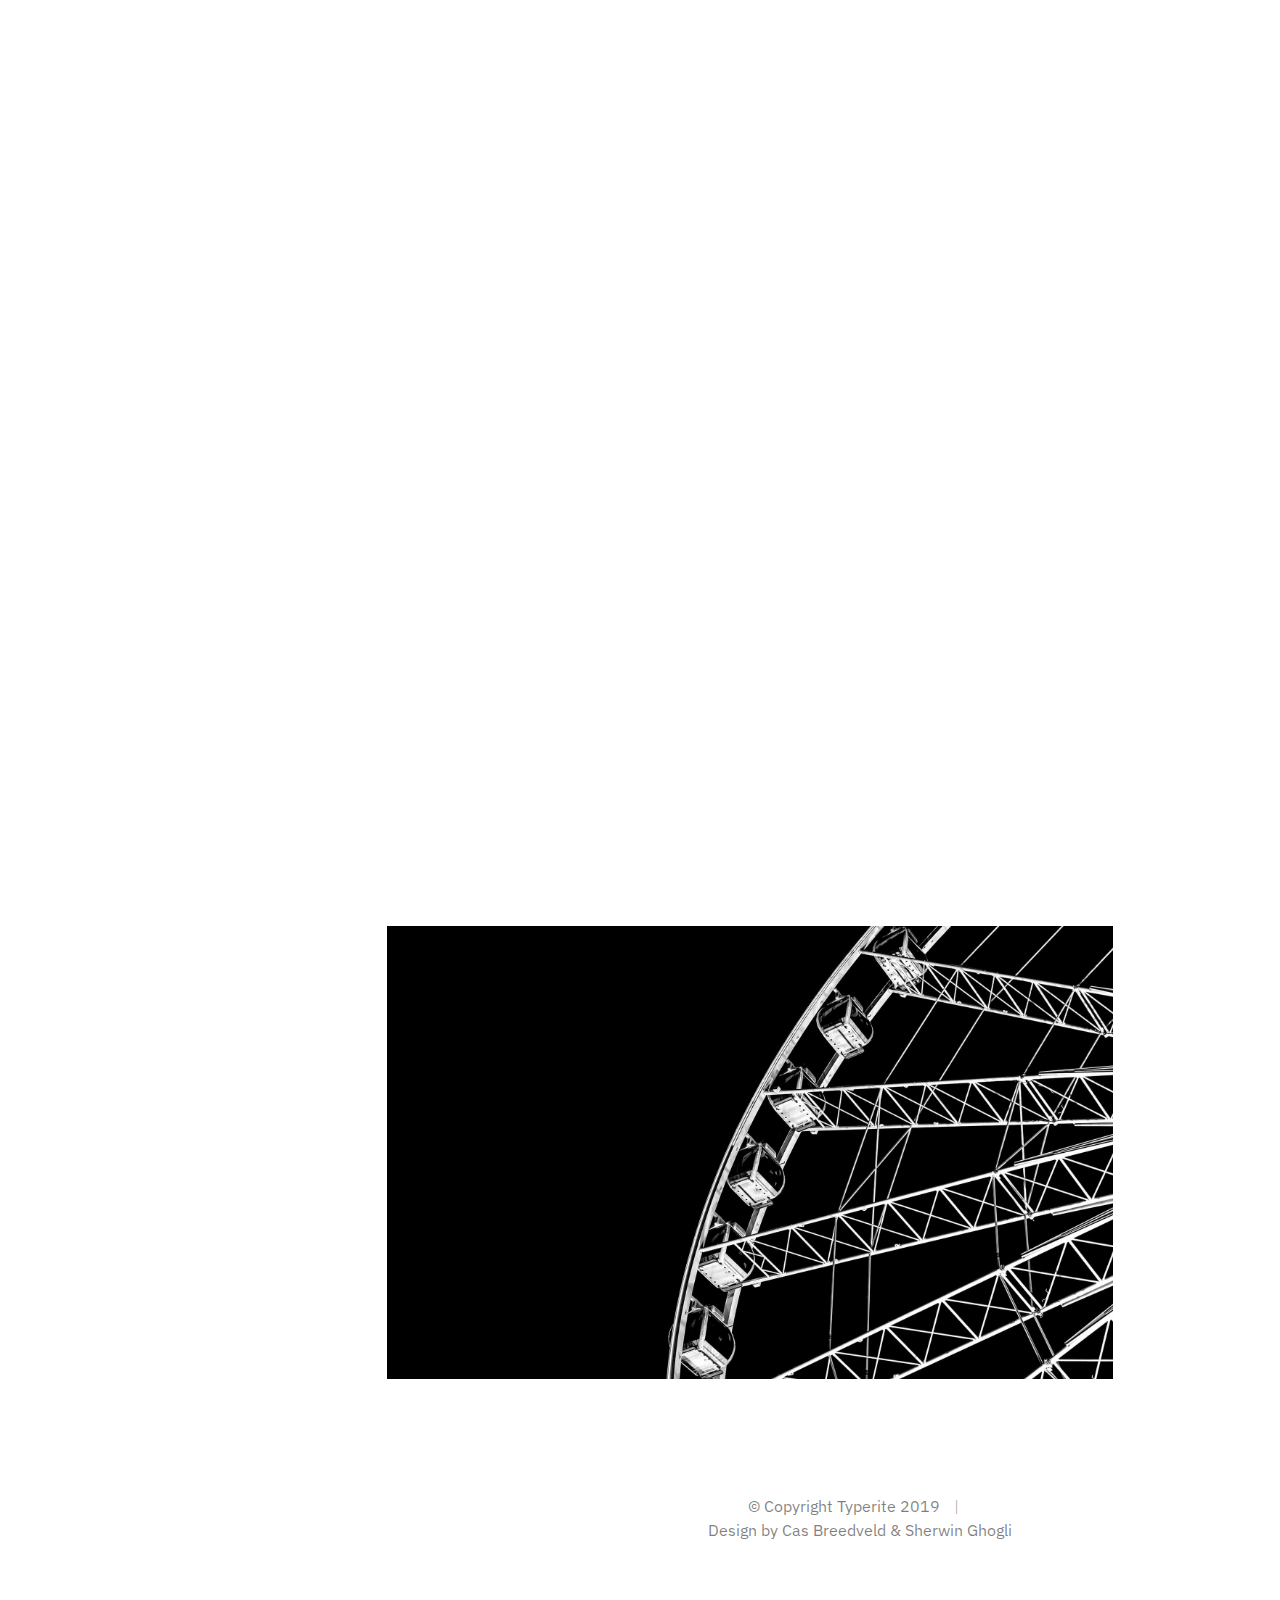
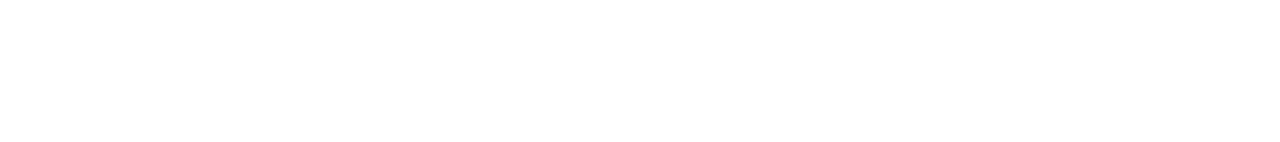
<file: single-de-toekomst.html>
<!DOCTYPE html>
<html class="no-js" lang="en">
<head>

    <!--- basic page needs
    ================================================== -->
    <meta charset="utf-8">
    <title>De toekomst</title>
    <meta name="description" content="">
    <meta name="author" content="">

    <!-- mobile specific metas
    ================================================== -->
    <meta name="viewport" content="width=device-width, initial-scale=1">

    <!-- CSS
    ================================================== -->
    <link rel="stylesheet" href="css/base.css">
    <link rel="stylesheet" href="css/vendor.css">
    <link rel="stylesheet" href="css/main.css">

    <!-- script
    ================================================== -->
    <script src="js/modernizr.js"></script>

    <!-- favicons
    ================================================== -->
    <link rel="apple-touch-icon" sizes="180x180" href="apple-touch-icon.png">
    <link rel="icon" type="image/png" sizes="32x32" href="favicon-32x32.png">
    <link rel="icon" type="image/png" sizes="16x16" href="favicon-16x16.png">
    <link rel="manifest" href="site.webmanifest">

</head>

<body class="ss-bg-white">

    <!-- preloader
    ================================================== -->
    <div id="preloader">
        <div id="loader" class="dots-fade">
            <div></div>
            <div></div>
            <div></div>
        </div>
    </div>

    <div id="top" class="s-wrap site-wrapper">

        <!-- site header
        ================================================== -->
        <header class="s-header header">

            <div class="header__top">
                <div class="header__logo">
                    <a class="site-logo" href="index.html">
                        <img src="images/logo.svg" alt="Homepage">
                    </a>
                </div>

                <div class="header__search">
    
                    <form role="search" method="get" class="header__search-form" action="#">
                        <label>
                            <span class="hide-content">Search for:</span>
                            <input type="search" class="header__search-field" placeholder="Type Keywords" value="" name="s" title="Search for:" autocomplete="off">
                        </label>
                        <input type="submit" class="header__search-submit" value="Search">
                    </form>
        
                    <a href="#0" title="Close Search" class="header__search-close">Close</a>
        
                </div>  <!-- end header__search -->

                <!-- toggles -->
                <a href="#0" class="header__search-trigger"></a>
                <a href="#0" class="header__menu-toggle"><span>Menu</span></a>

            </div>

            <nav class="header__nav-wrap">

                <ul class="header__nav">
                    <li><a href="index.html" title="">Home</a></li>
                    <li class="has-children">
                            <a href="#0" title="">Explore</a>
                            <ul class="sub-menu">
                            <li><a href="single-gesture-design.html">Gesture Design?</a></li>
                            <li class="current"><a href="single-de-toekomst.html">De toekomst?</a></li>
                            <li><a href="single-het-ontstaan.html">Het ontstaan</a></li>
                            <li><a href="single-ontwerpproces.html">Ontwerpproces</a></li>
                            <li><a href="single-tools.html">Tools</a></li>
                            <li><a href="single-praktisch.html">Praktisch</a></li>
                            </ul>
                    </li>
                </ul> <!-- end header__nav -->

            </nav> <!-- end header__nav-wrap -->

        </header> <!-- end s-header -->


        <!-- site content
        ================================================== -->
        <div class="s-content content">
            <main class="row content__page">
                
                <article class="column large-full entry format-standard">

                    <div class="media-wrap entry__media">
                        <div class="entry__post-thumb">
                            <img src="images/thumbs/single/standard/standard-1000.jpg" 
                                 srcset="images/thumbs/single/standard/standard-2000.jpg 2000w, 
                                         images/thumbs/single/standard/standard-1000.jpg 1000w, 
                                         images/thumbs/single/standard/standard-500.jpg 500w" sizes="(max-width: 2000px) 100vw, 2000px" alt="">
                        </div>
                    </div>

                    <div class="content__page-header entry__header">
                        <h1 class="display-1 entry__title">
                        De toekomst?
                        </h1>
                        <ul class="entry__header-meta">
                           <!-- <li class="author">By <a href="#0">Jonathan Doe</a></li> -->
                            <li class="date">Nov 20, 2019</li>
                            <!-- <li class="cat-links">
                                <a href="#0">Marketing</a><a href="#0">Management</a>
                            </li> -->
                        </ul>
                    </div> <!-- end entry__header -->

                    <div class="entry__content">

                        <p class="lead drop-cap">
                                De voornaamste interfaces maken gebruik van touch
                                of geluid. Met de opkomst van geavanceerde
                                camera’s, AI’s en machine learning, worden gestural
                                interfaces gezien als de toekomst. Van single touch,
                                naar multi-touch, naar device tracking, naar
                                volledige gestural interfaces. The future is here!
                        </p>

                        <img src="images/wheel-1000.jpg" 
                             srcset="images/wheel-2000.jpg 2000w, 
                                     images/wheel-1000.jpg 1000w, 
                                     images/wheel-500.jpg 500w" 
                                     sizes="(max-width: 2000px) 100vw, 2000px" alt="">
                        </p>

                    </div> <!-- end entry content -->

                    

        <!-- footer
        ================================================== -->
        <footer class="s-footer footer">
            <div class="row">
                <div class="column large-full footer__content">
                    <div class="footer__copyright">
                        <span>© Copyright Typerite 2019</span> 
                        <span>Design by Cas Breedveld & Sherwin Ghogli</a></span>
                    </div>
                </div>
            </div>

            <div class="go-top">
                <a class="smoothscroll" title="Back to Top" href="#top"></a>
            </div>
        </footer>

    </div> <!-- end s-wrap -->


    <!-- Java Script
    ================================================== -->
    <script src="js/jquery-3.2.1.min.js"></script>
    <script src="js/plugins.js"></script>
    <script src="js/main.js"></script>

</body>
</file>
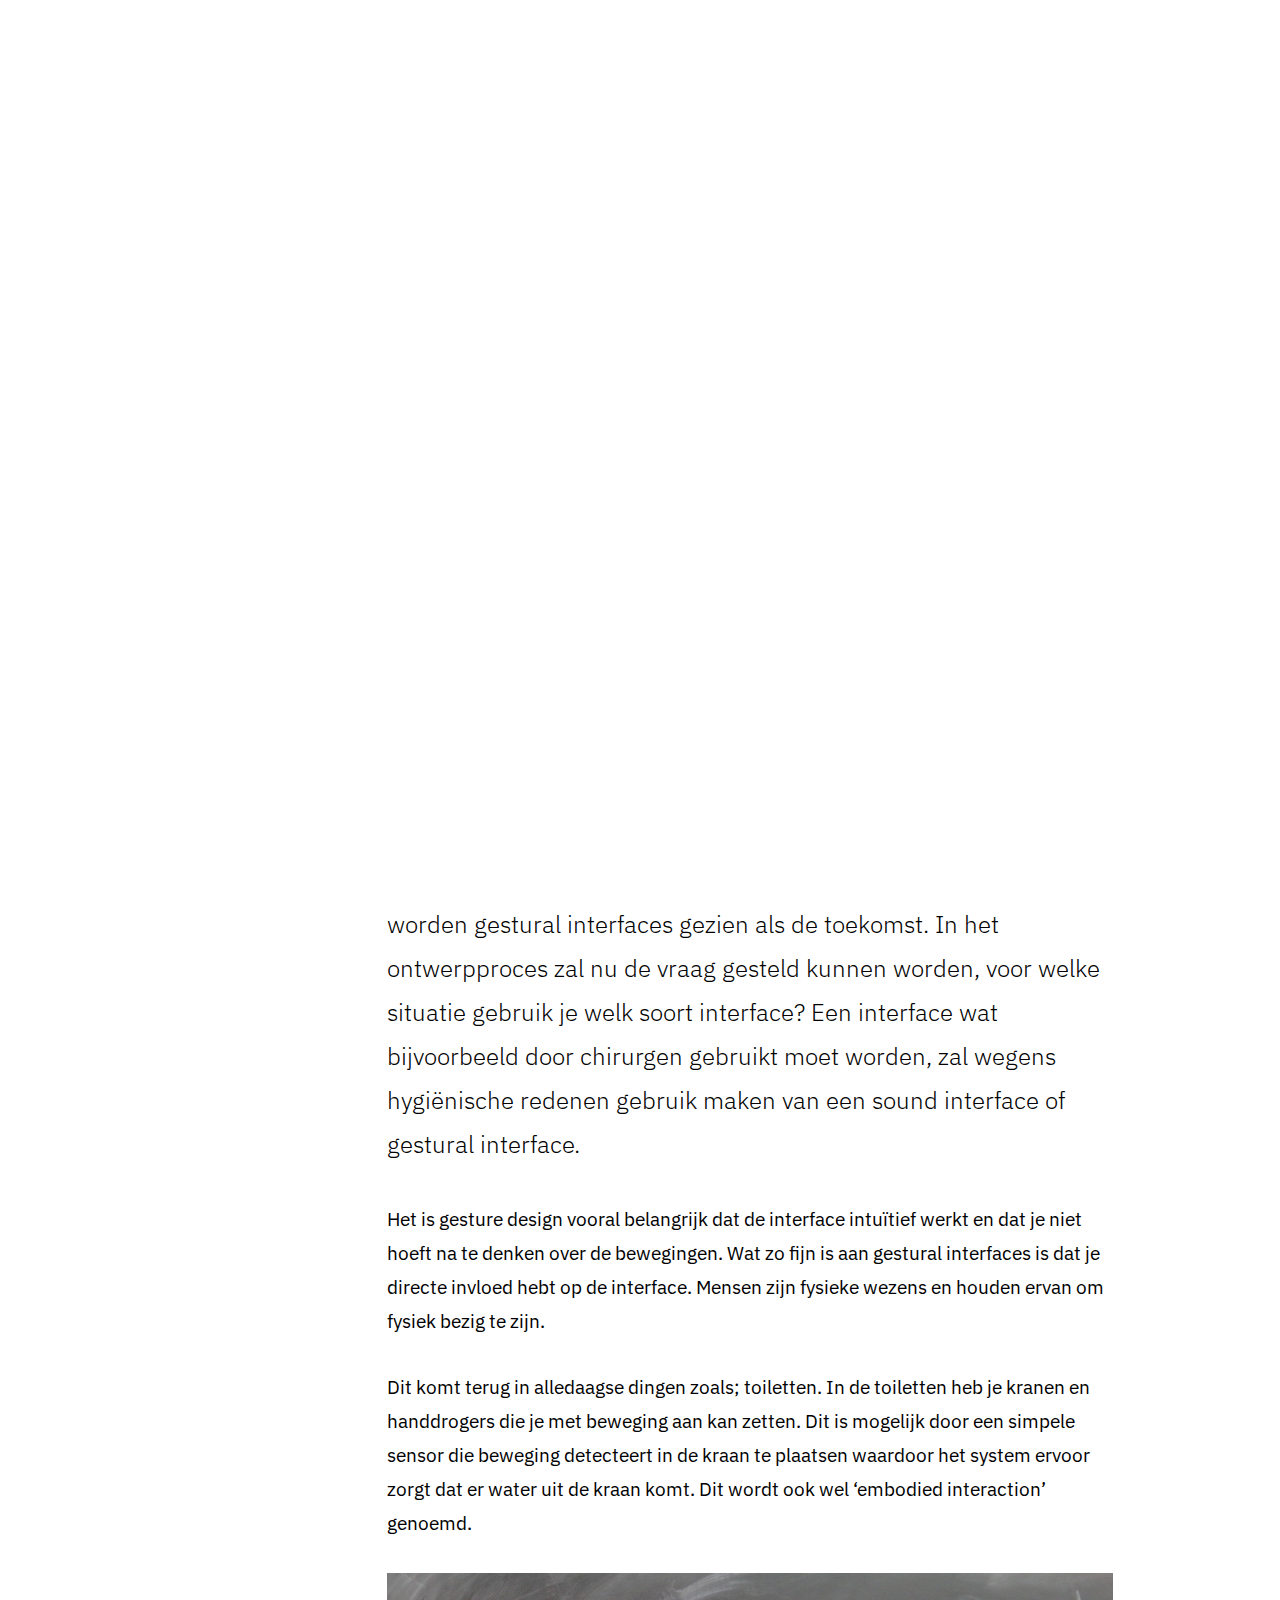
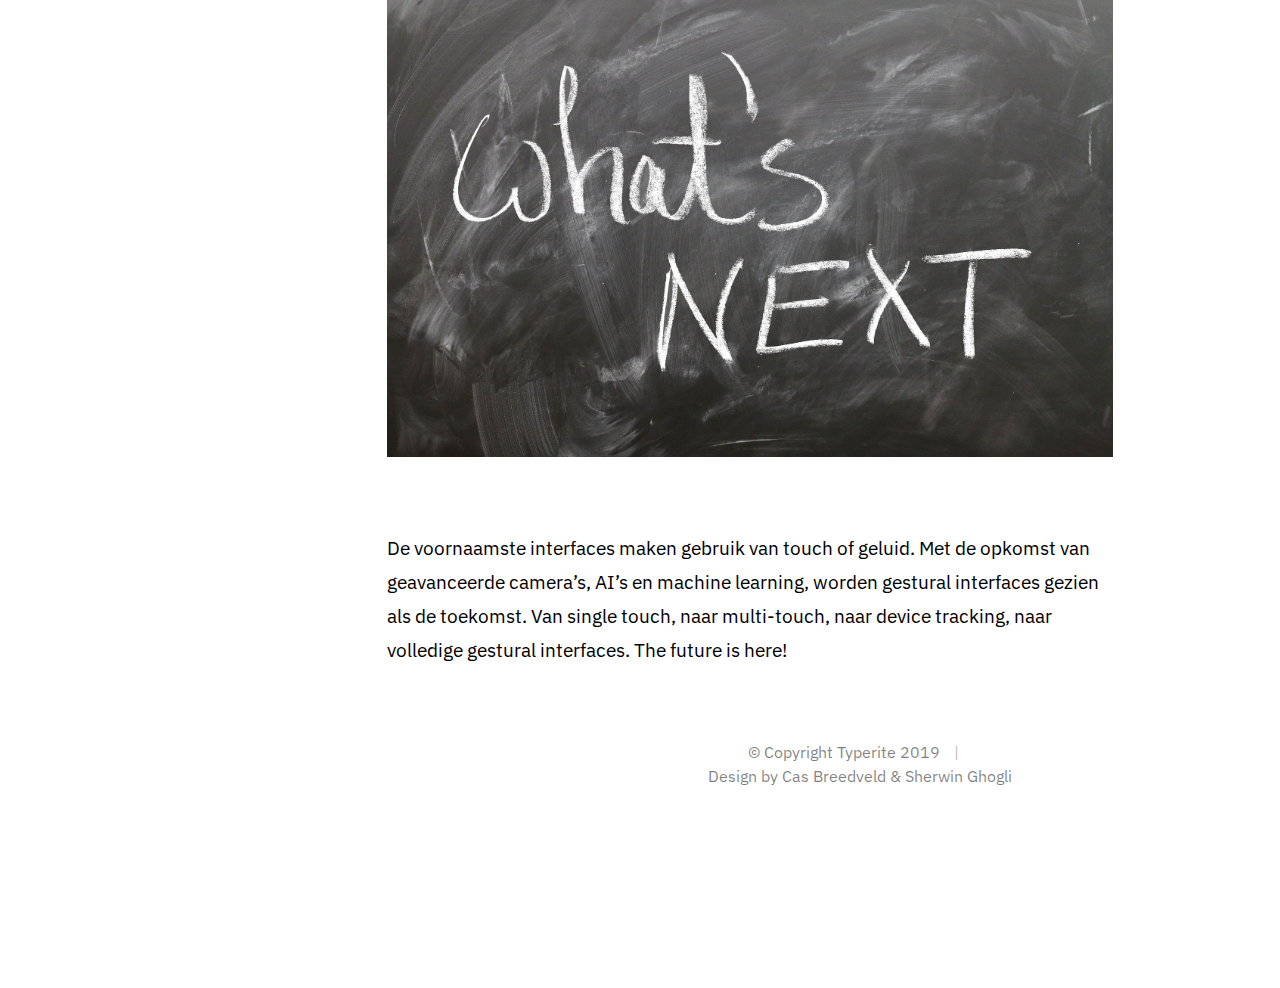
<file: single-gesture-design.html>
<!DOCTYPE html>
<html class="no-js" lang="en">
<head>

    <!--- basic page needs
    ================================================== -->
    <meta charset="utf-8">
    <title>Wat is Gesture Design?</title>
    <meta name="description" content="">
    <meta name="author" content="">

    <!-- mobile specific metas
    ================================================== -->
    <meta name="viewport" content="width=device-width, initial-scale=1">

    <!-- CSS
    ================================================== -->
    <link rel="stylesheet" href="css/base.css">
    <link rel="stylesheet" href="css/vendor.css">
    <link rel="stylesheet" href="css/main.css">

    <!-- script
    ================================================== -->
    <script src="js/modernizr.js"></script>

    <!-- favicons
    ================================================== -->
    <link rel="apple-touch-icon" sizes="180x180" href="apple-touch-icon.png">
    <link rel="icon" type="image/png" sizes="32x32" href="favicon-32x32.png">
    <link rel="icon" type="image/png" sizes="16x16" href="favicon-16x16.png">
    <link rel="manifest" href="site.webmanifest">

</head>

<body class="ss-bg-white">

    <!-- preloader
    ================================================== -->
    <div id="preloader">
        <div id="loader" class="dots-fade">
            <div></div>
            <div></div>
            <div></div>
        </div>
    </div>

    <div id="top" class="s-wrap site-wrapper">

        <!-- site header
        ================================================== -->
        <header class="s-header header">

            <div class="header__top">
                <div class="header__logo">
                    <a class="site-logo" href="index.html">
                        <img src="images/logo.svg" alt="Homepage">
                    </a>
                </div>

                <div class="header__search">
    
                    <form role="search" method="get" class="header__search-form" action="#">
                        <label>
                            <span class="hide-content">Search for:</span>
                            <input type="search" class="header__search-field" placeholder="Type Keywords" value="" name="s" title="Search for:" autocomplete="off">
                        </label>
                        <input type="submit" class="header__search-submit" value="Search">
                    </form>
        
                    <a href="#0" title="Close Search" class="header__search-close">Close</a>
        
                </div>  <!-- end header__search -->

                <!-- toggles -->
                <a href="#0" class="header__search-trigger"></a>
                <a href="#0" class="header__menu-toggle"><span>Menu</span></a>

            </div>

            <nav class="header__nav-wrap">

                <ul class="header__nav">
                    <li><a href="index.html" title="">Home</a></li>
                    <li class="has-children">
                            <a href="#0" title="">Explore</a>
                            <ul class="sub-menu">
                            <li class="current"><a href="single-gesture-design.html">Gesture Design?</a></li>
                            <li><a href="single-het-ontstaan.html">Het ontstaan</a></li>
                            <li><a href="single-ontwerpproces.html">Ontwerpproces</a></li>
                            <li><a href="single-tools.html">Toepassing</a></li>
                            <li><a href="single-praktisch.html">Praktisch</a></li>
                            </ul>
                    </li>
                </ul> <!-- end header__nav -->

            </nav> <!-- end header__nav-wrap -->

        </header> <!-- end s-header -->


        <!-- site content
        ================================================== -->
        <div class="s-content content">
            <main class="row content__page">
                
                <article class="column large-full entry format-standard">

                    <div class="media-wrap entry__media">
                        <div class="entry__post-thumb">
                            <img src="images/gesture_design_background.jpg" 
                            sizes="(max-width: 2000px) 100vw, 2000px" alt="">
                        </div>
                    </div>

                    <div class="content__page-header entry__header">
                        <h1 class="display-1 entry__title">
                        Wat is gesture design?
                        </h1>
                        <ul class="entry__header-meta">
                           <!-- <li class="author">By <a href="#0">Jonathan Doe</a></li> -->
                            <li class="date">Nov 19, 2019</li>
                            <!-- <li class="cat-links">
                                <a href="#0">Marketing</a><a href="#0">Management</a>
                            </li> -->
                        </ul>
                    </div> <!-- end entry__header -->

                    <div class="entry__content">

                        <p class="lead drop-cap">
                            Gestural interfaces. Gesture betekent gebaar, oftewel lichaamstaal. Het gaat hier dus om interfaces die aangestuurd worden door middel van lichaamstaal.
                            De voornaamste interfaces maken gebruik van touch of geluid. Met de opkomst van geavanceerde camera’s, AI’s en machine learning, worden gestural interfaces gezien als de toekomst. In het ontwerpproces zal nu de vraag gesteld kunnen worden, voor welke situatie gebruik je welk soort interface? Een interface wat bijvoorbeeld door chirurgen gebruikt moet worden, zal wegens hygiënische redenen gebruik maken van een sound interface of gestural interface. 
                            
                        </p>

                        <p>
                            Het is gesture design vooral belangrijk dat de interface intuïtief werkt en dat je niet hoeft na te denken over de bewegingen. Wat zo fijn is aan gestural interfaces is dat je directe invloed hebt op de interface. Mensen zijn fysieke wezens en houden ervan om fysiek bezig te zijn. 
                        </p>

                        <p>

                        </p>
Dit komt terug in alledaagse dingen zoals; toiletten. In de toiletten heb je kranen en handdrogers die je met beweging aan kan zetten. Dit is mogelijk door een simpele sensor die beweging detecteert in de kraan te plaatsen waardoor het system ervoor zorgt dat er water uit de kraan komt. Dit wordt ook wel ‘embodied interaction’ genoemd.
                        <p>
                        <img src="images/gesture_design_background2.jpg" 
                                     sizes="(max-width: 2000px) 100vw, 2000px" alt="">
                        </p>
                        <p>
                            De voornaamste interfaces maken gebruik van touch
                            of geluid. Met de opkomst van geavanceerde
                            camera’s, AI’s en machine learning, worden gestural
                            interfaces gezien als de toekomst. Van single touch,
                            naar multi-touch, naar device tracking, naar
                            volledige gestural interfaces. The future is here!
                    </p>

                    </div> <!-- end entry content -->

                    

        <!-- footer
        ================================================== -->
        <footer class="s-footer footer">
            <div class="row">
                <div class="column large-full footer__content">
                    <div class="footer__copyright">
                        <span>© Copyright Typerite 2019</span> 
                        <span>Design by Cas Breedveld & Sherwin Ghogli</a></span>
                    </div>
                </div>
            </div>

            <div class="go-top">
                <a class="smoothscroll" title="Back to Top" href="#top"></a>
            </div>
        </footer>

    </div> <!-- end s-wrap -->


    <!-- Java Script
    ================================================== -->
    <script src="js/jquery-3.2.1.min.js"></script>
    <script src="js/plugins.js"></script>
    <script src="js/main.js"></script>

</body>
</file>
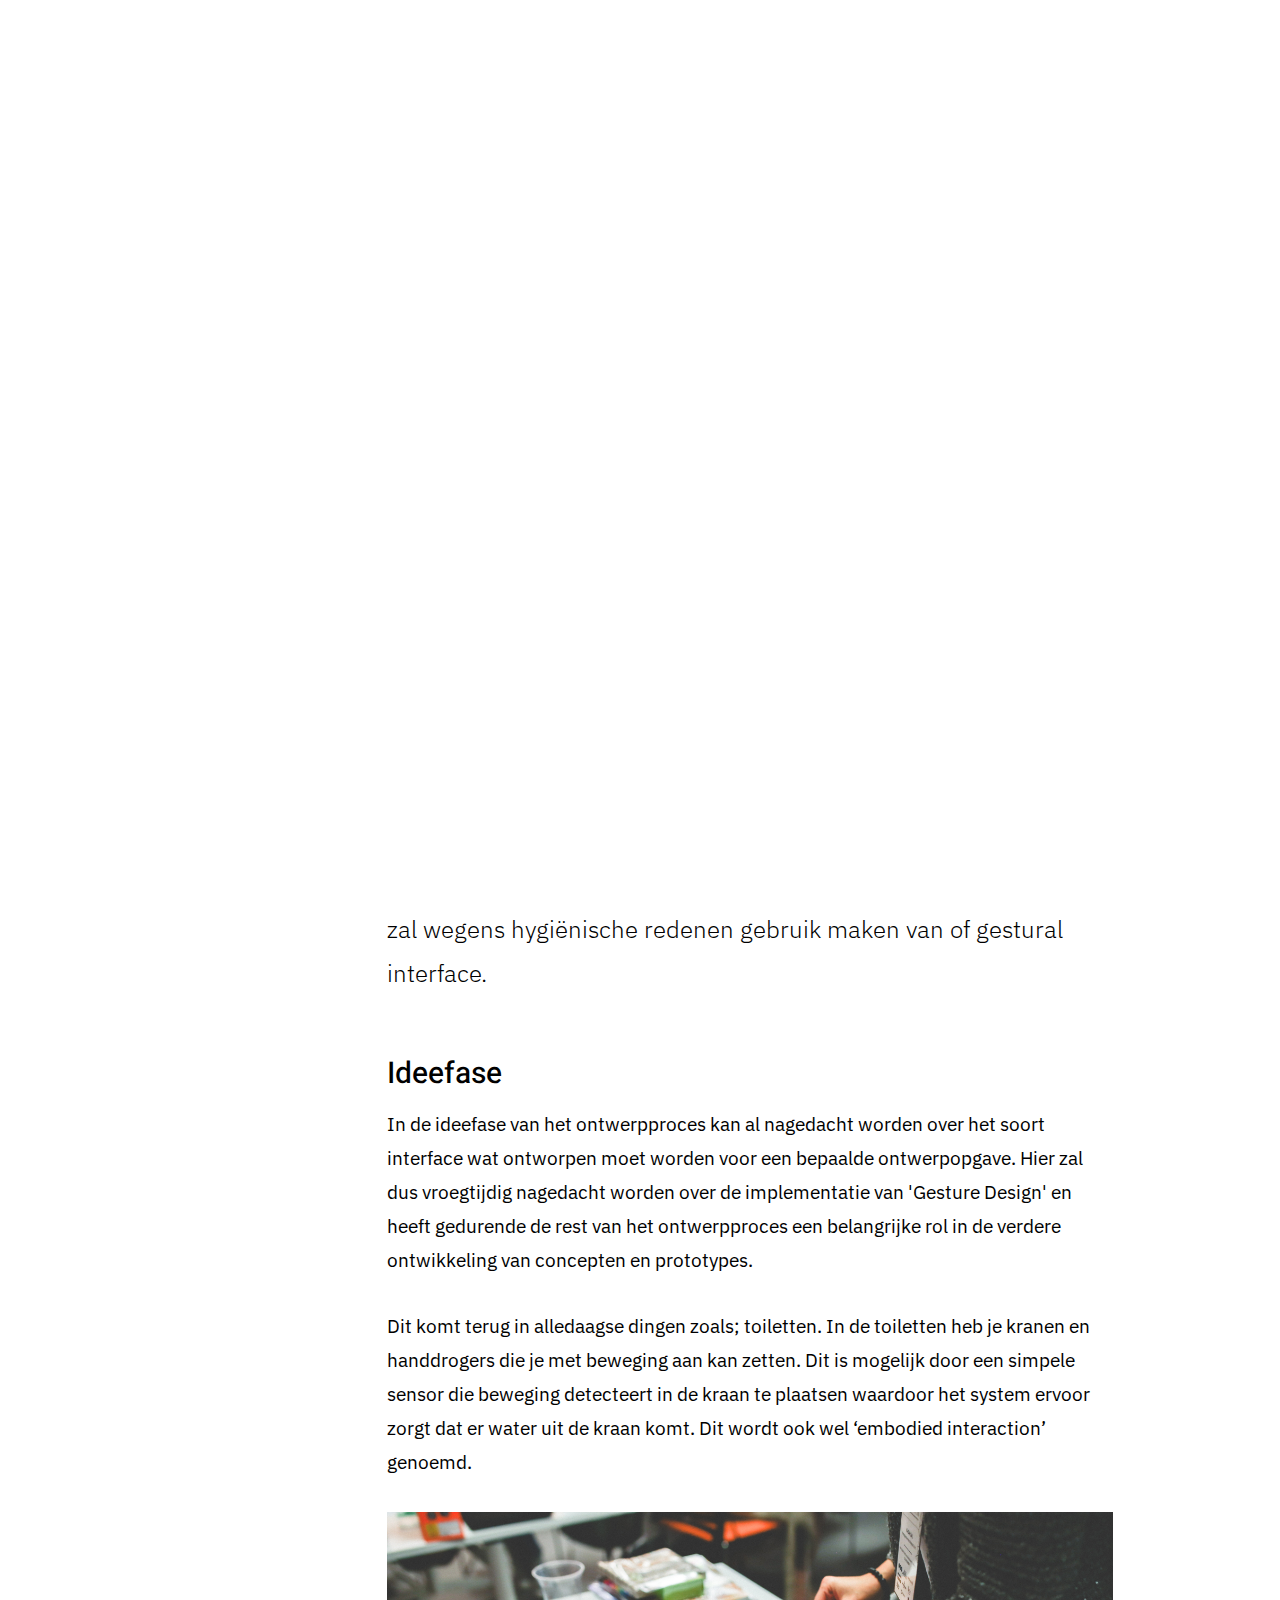
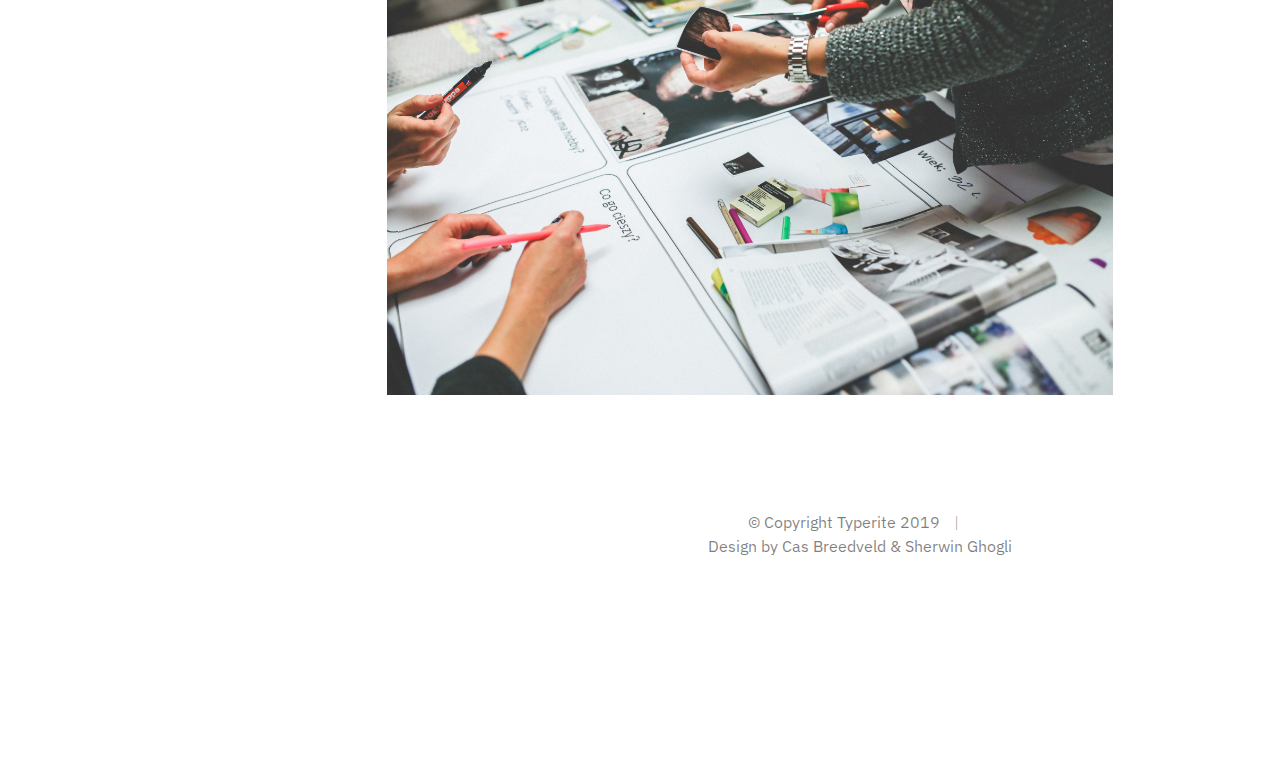
<file: single-ontwerpproces.html>
<!DOCTYPE html>
<html class="no-js" lang="en">
<head>

    <!--- basic page needs
    ================================================== -->
    <meta charset="utf-8">
    <title>Gesture Design in het ontwerpproces</title>
    <meta name="description" content="">
    <meta name="author" content="">

    <!-- mobile specific metas
    ================================================== -->
    <meta name="viewport" content="width=device-width, initial-scale=1">

    <!-- CSS
    ================================================== -->
    <link rel="stylesheet" href="css/base.css">
    <link rel="stylesheet" href="css/vendor.css">
    <link rel="stylesheet" href="css/main.css">

    <!-- script
    ================================================== -->
    <script src="js/modernizr.js"></script>

    <!-- favicons
    ================================================== -->
    <link rel="apple-touch-icon" sizes="180x180" href="apple-touch-icon.png">
    <link rel="icon" type="image/png" sizes="32x32" href="favicon-32x32.png">
    <link rel="icon" type="image/png" sizes="16x16" href="favicon-16x16.png">
    <link rel="manifest" href="site.webmanifest">

</head>

<body class="ss-bg-white">

    <!-- preloader
    ================================================== -->
    <div id="preloader">
        <div id="loader" class="dots-fade">
            <div></div>
            <div></div>
            <div></div>
        </div>
    </div>

    <div id="top" class="s-wrap site-wrapper">

        <!-- site header
        ================================================== -->
        <header class="s-header header">

            <div class="header__top">
                <div class="header__logo">
                    <a class="site-logo" href="index.html">
                        <img src="images/logo.svg" alt="Homepage">
                    </a>
                </div>

                <div class="header__search">
    
                    <form role="search" method="get" class="header__search-form" action="#">
                        <label>
                            <span class="hide-content">Search for:</span>
                            <input type="search" class="header__search-field" placeholder="Type Keywords" value="" name="s" title="Search for:" autocomplete="off">
                        </label>
                        <input type="submit" class="header__search-submit" value="Search">
                    </form>
        
                    <a href="#0" title="Close Search" class="header__search-close">Close</a>
        
                </div>  <!-- end header__search -->

                <!-- toggles -->
                <a href="#0" class="header__search-trigger"></a>
                <a href="#0" class="header__menu-toggle"><span>Menu</span></a>

            </div>

            <nav class="header__nav-wrap">

                <ul class="header__nav">
                    <li><a href="index.html" title="">Home</a></li>
                    <li class="has-children">
                            <a href="#0" title="">Explore</a>
                            <ul class="sub-menu">
                            <li><a href="single-gesture-design.html">Gesture Design?</a></li>
                            <li><a href="single-het-ontstaan.html">Het ontstaan</a></li>
                            <li class="current"><a href="single-ontwerpproces.html">Ontwerpproces</a></li>
                            <li><a href="single-tools.html">Toepassing</a></li>
                            <li><a href="single-praktisch.html">Praktisch</a></li>
                            </ul>
                    </li>
                </ul> <!-- end header__nav -->

            </nav> <!-- end header__nav-wrap -->

        </header> <!-- end s-header -->


        <!-- site content
        ================================================== -->
        <div class="s-content content">
            <main class="row content__page">
                
                <article class="column large-full entry format-standard">

                    <div class="media-wrap entry__media">
                        <div class="entry__post-thumb">
                            <img src="images/ontwerpprocess_background.jpg" 
                            sizes="(max-width: 2000px) 100vw, 2000px" alt="">
                        </div>
                    </div>

                    <div class="content__page-header entry__header">
                        <h1 class="display-1 entry__title">
                        Gesture Design in het ontwerpproces.
                        </h1>
                        <ul class="entry__header-meta">
                           <!-- <li class="author">By <a href="#0">Jonathan Doe</a></li> -->
                            <li class="date">Nov 21, 2019</li>
                            <!-- <li class="cat-links">
                                <a href="#0">Marketing</a><a href="#0">Management</a>
                            </li> -->
                        </ul>
                    </div> <!-- end entry__header -->

                    <div class="entry__content">

                        <p class="lead drop-cap">
                                In het ontwerpproces zal nu de vraag gesteld
                                kunnen worden, voor welke situatie gebruik je welk
                                soort interface? Een interface wat bijvoorbeeld door
                                chirurgen gebruikt moet worden, zal wegens
                                hygiënische redenen gebruik maken van of gestural
                                interface.
                        </p>
                        
                        <h2>Ideefase</h2>
                        <p>
                                In de ideefase van het ontwerpproces kan al
                                nagedacht worden over het soort interface wat
                                ontworpen moet worden voor een bepaalde
                                ontwerpopgave. Hier zal dus vroegtijdig nagedacht
                                worden over de implementatie van 'Gesture Design'
                                en heeft gedurende de rest van het ontwerpproces
                                een belangrijke rol in de verdere ontwikkeling van
                                concepten en prototypes.
                        </p>

                        <p>

                        </p>
Dit komt terug in alledaagse dingen zoals; toiletten. In de toiletten heb je kranen en handdrogers die je met beweging aan kan zetten. Dit is mogelijk door een simpele sensor die beweging detecteert in de kraan te plaatsen waardoor het system ervoor zorgt dat er water uit de kraan komt. Dit wordt ook wel ‘embodied interaction’ genoemd.
                        <p>
                        <img src="images/ontwerpprocess_background2.jpg" 
                                     sizes="(max-width: 2000px) 100vw, 2000px" alt="">
                        </p>

                    </div> <!-- end entry content -->

                    

        <!-- footer
        ================================================== -->
        <footer class="s-footer footer">
            <div class="row">
                <div class="column large-full footer__content">
                    <div class="footer__copyright">
                        <span>© Copyright Typerite 2019</span> 
                        <span>Design by Cas Breedveld & Sherwin Ghogli</a></span>
                    </div>
                </div>
            </div>

            <div class="go-top">
                <a class="smoothscroll" title="Back to Top" href="#top"></a>
            </div>
        </footer>

    </div> <!-- end s-wrap -->


    <!-- Java Script
    ================================================== -->
    <script src="js/jquery-3.2.1.min.js"></script>
    <script src="js/plugins.js"></script>
    <script src="js/main.js"></script>

</body>
</file>
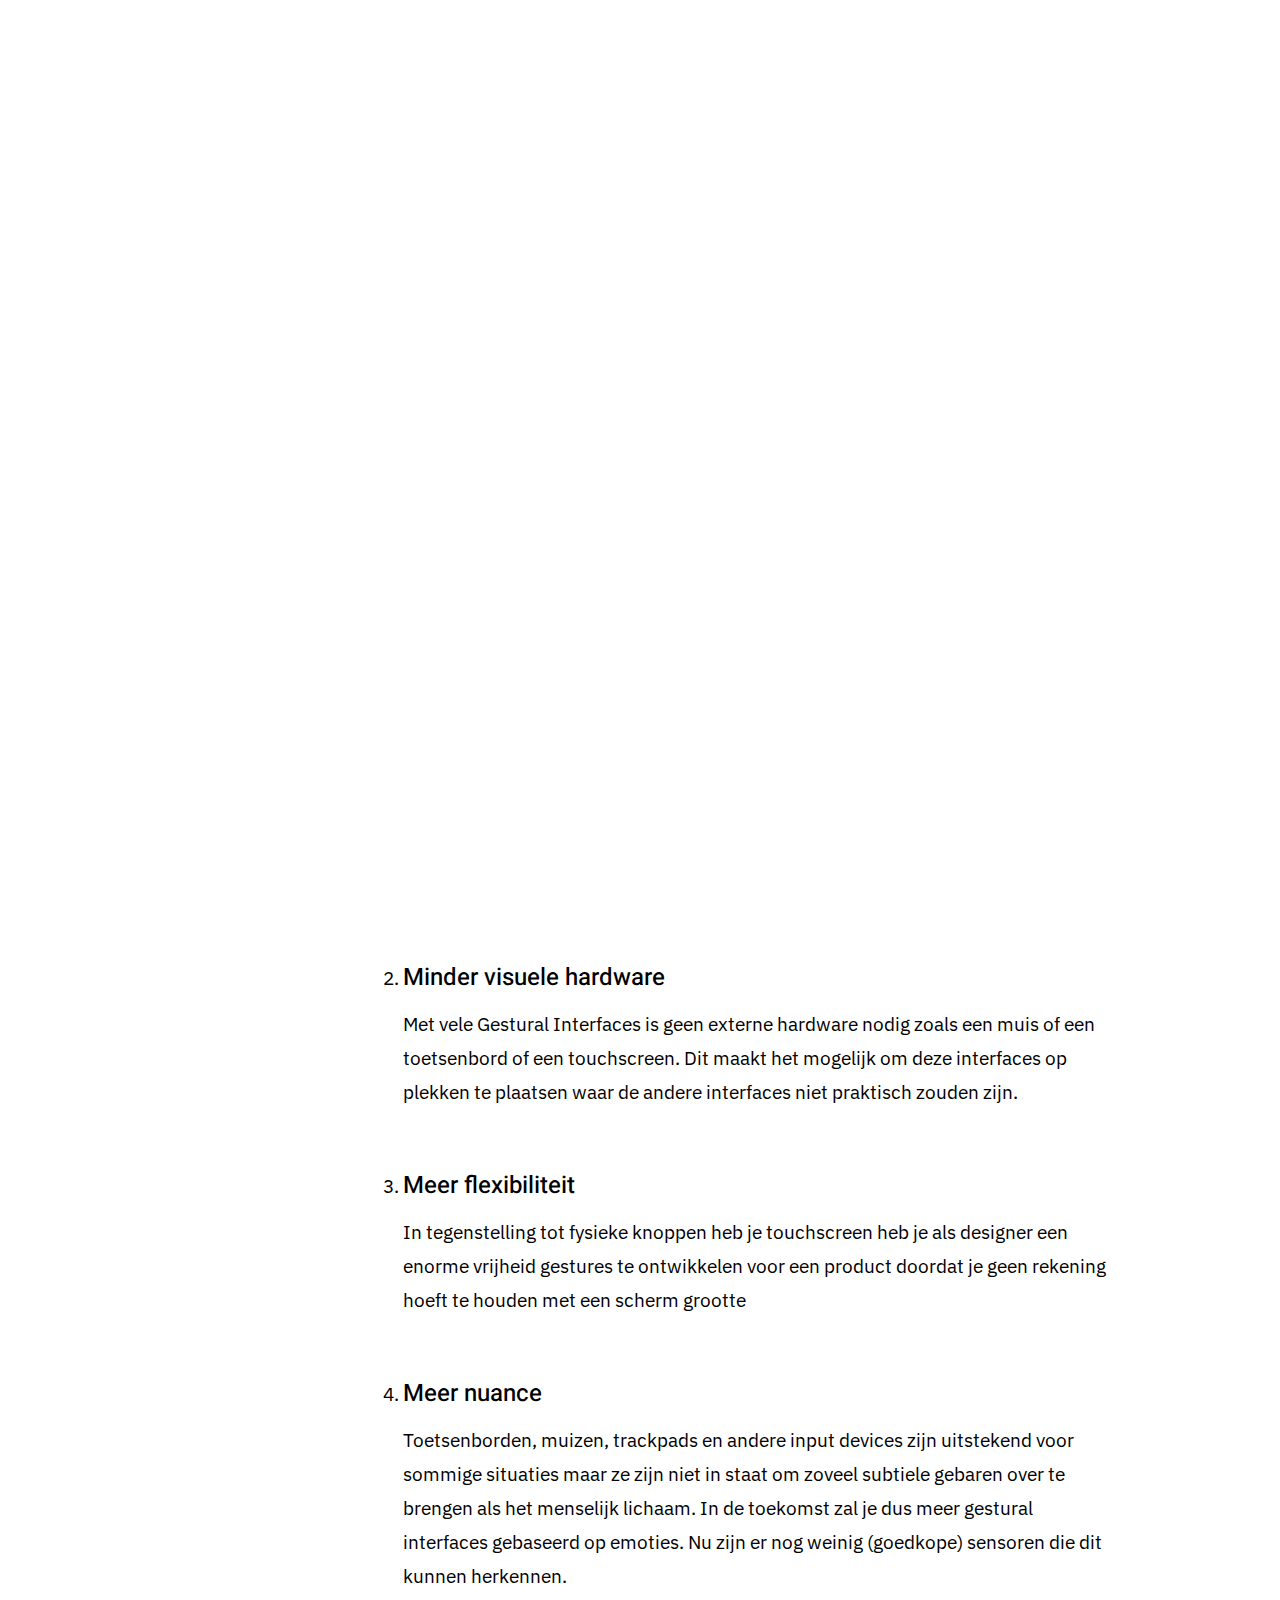
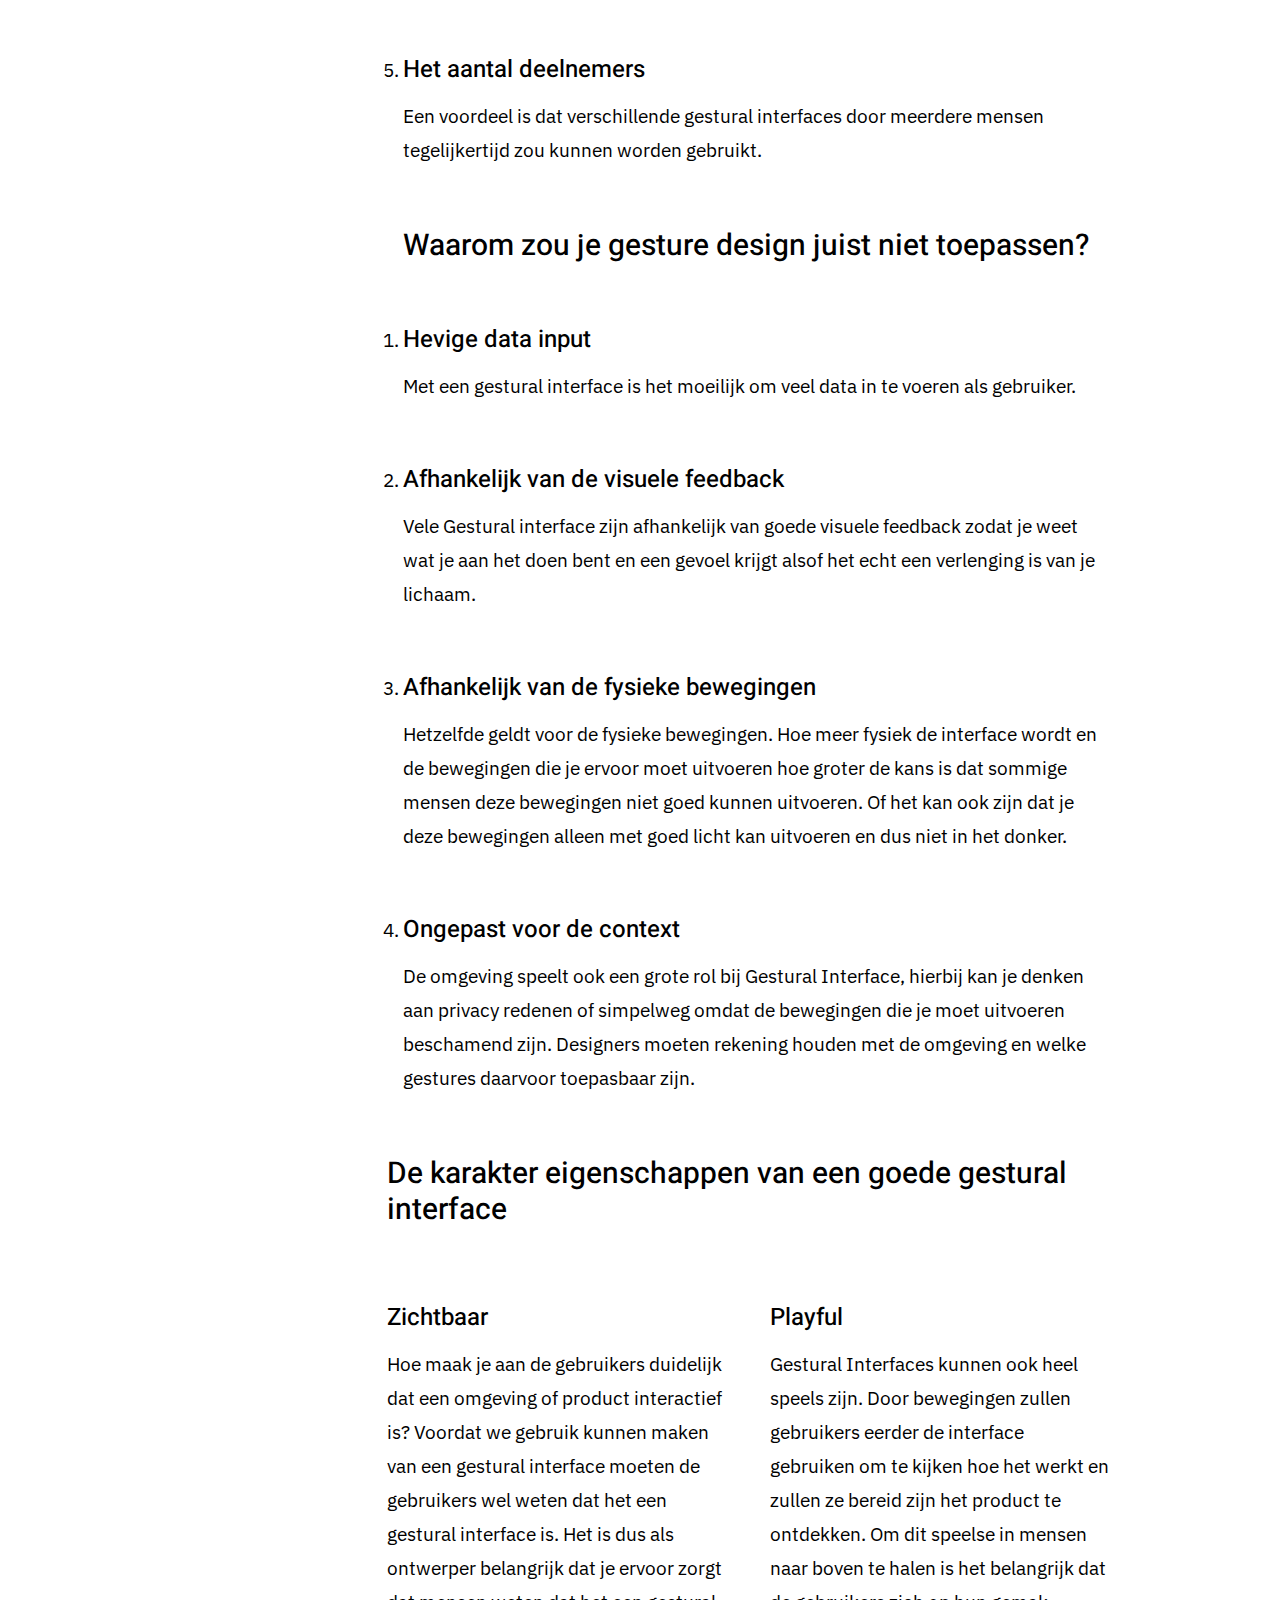
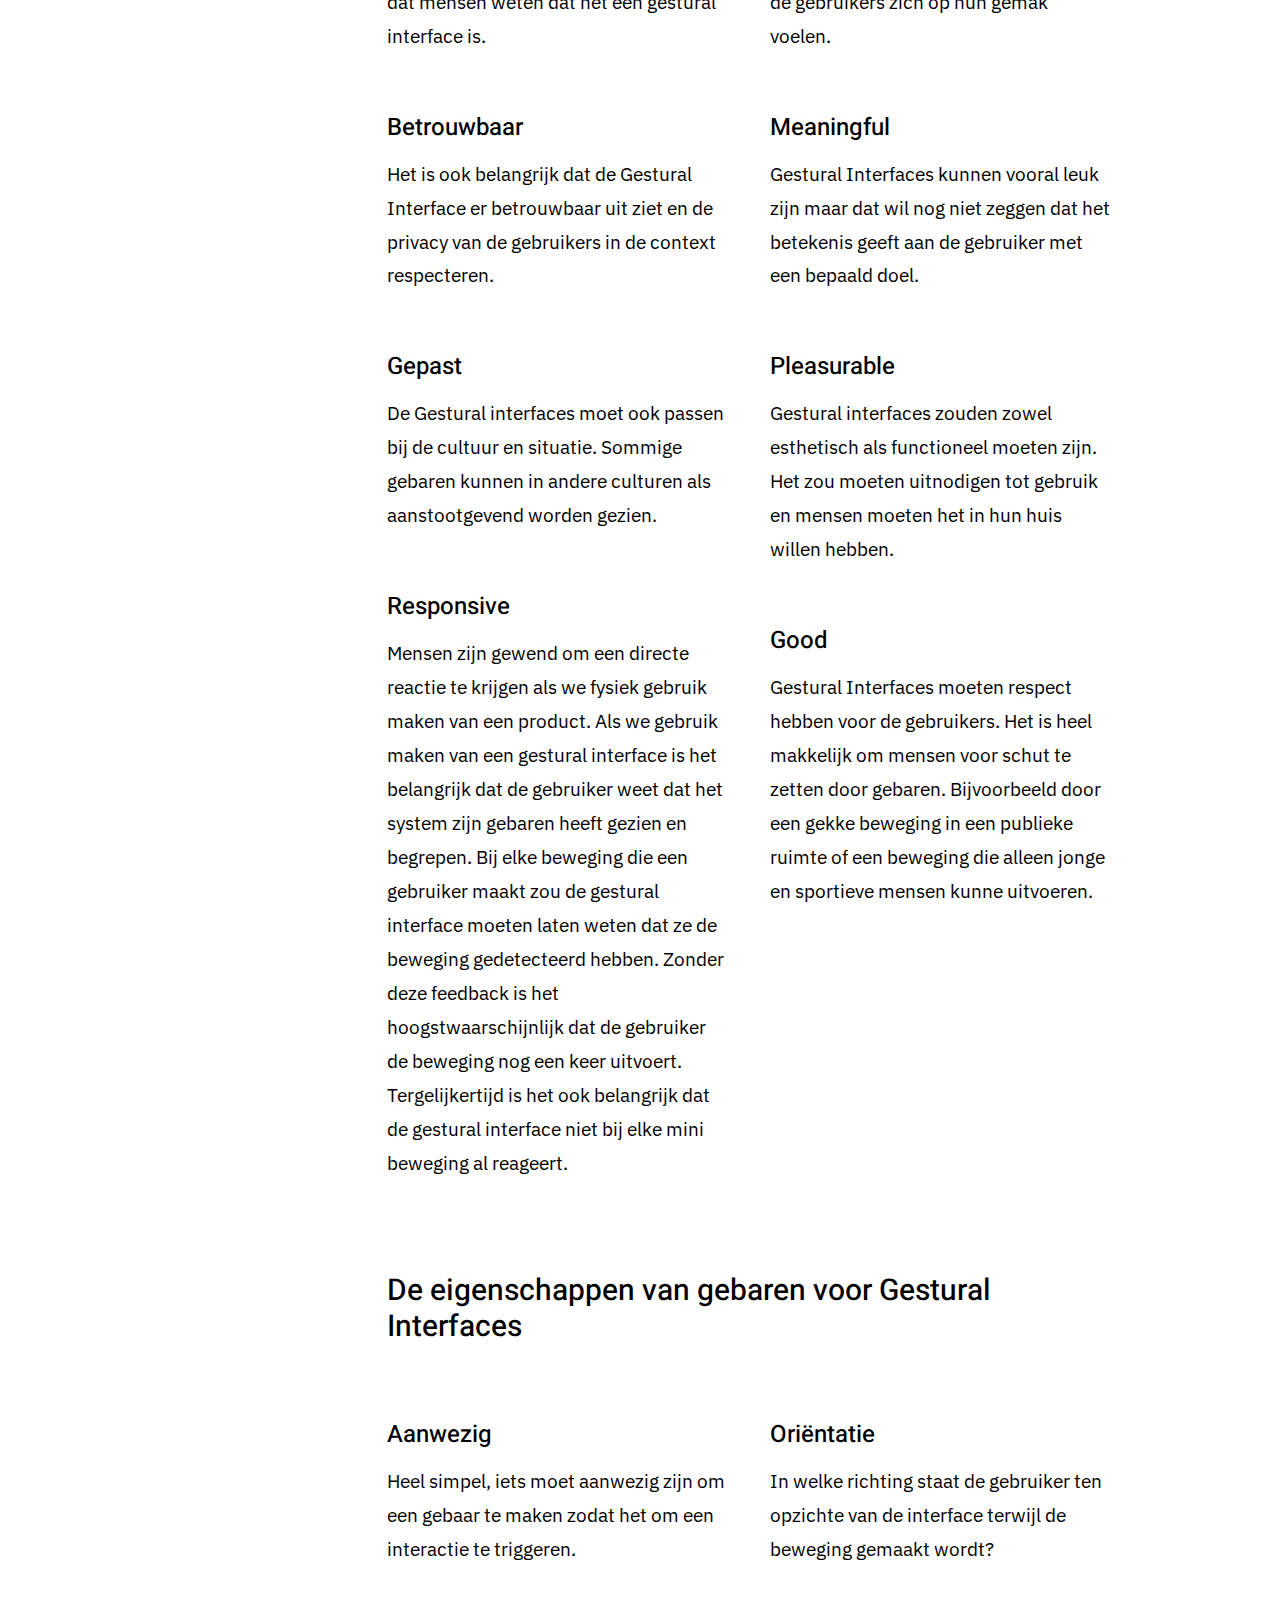
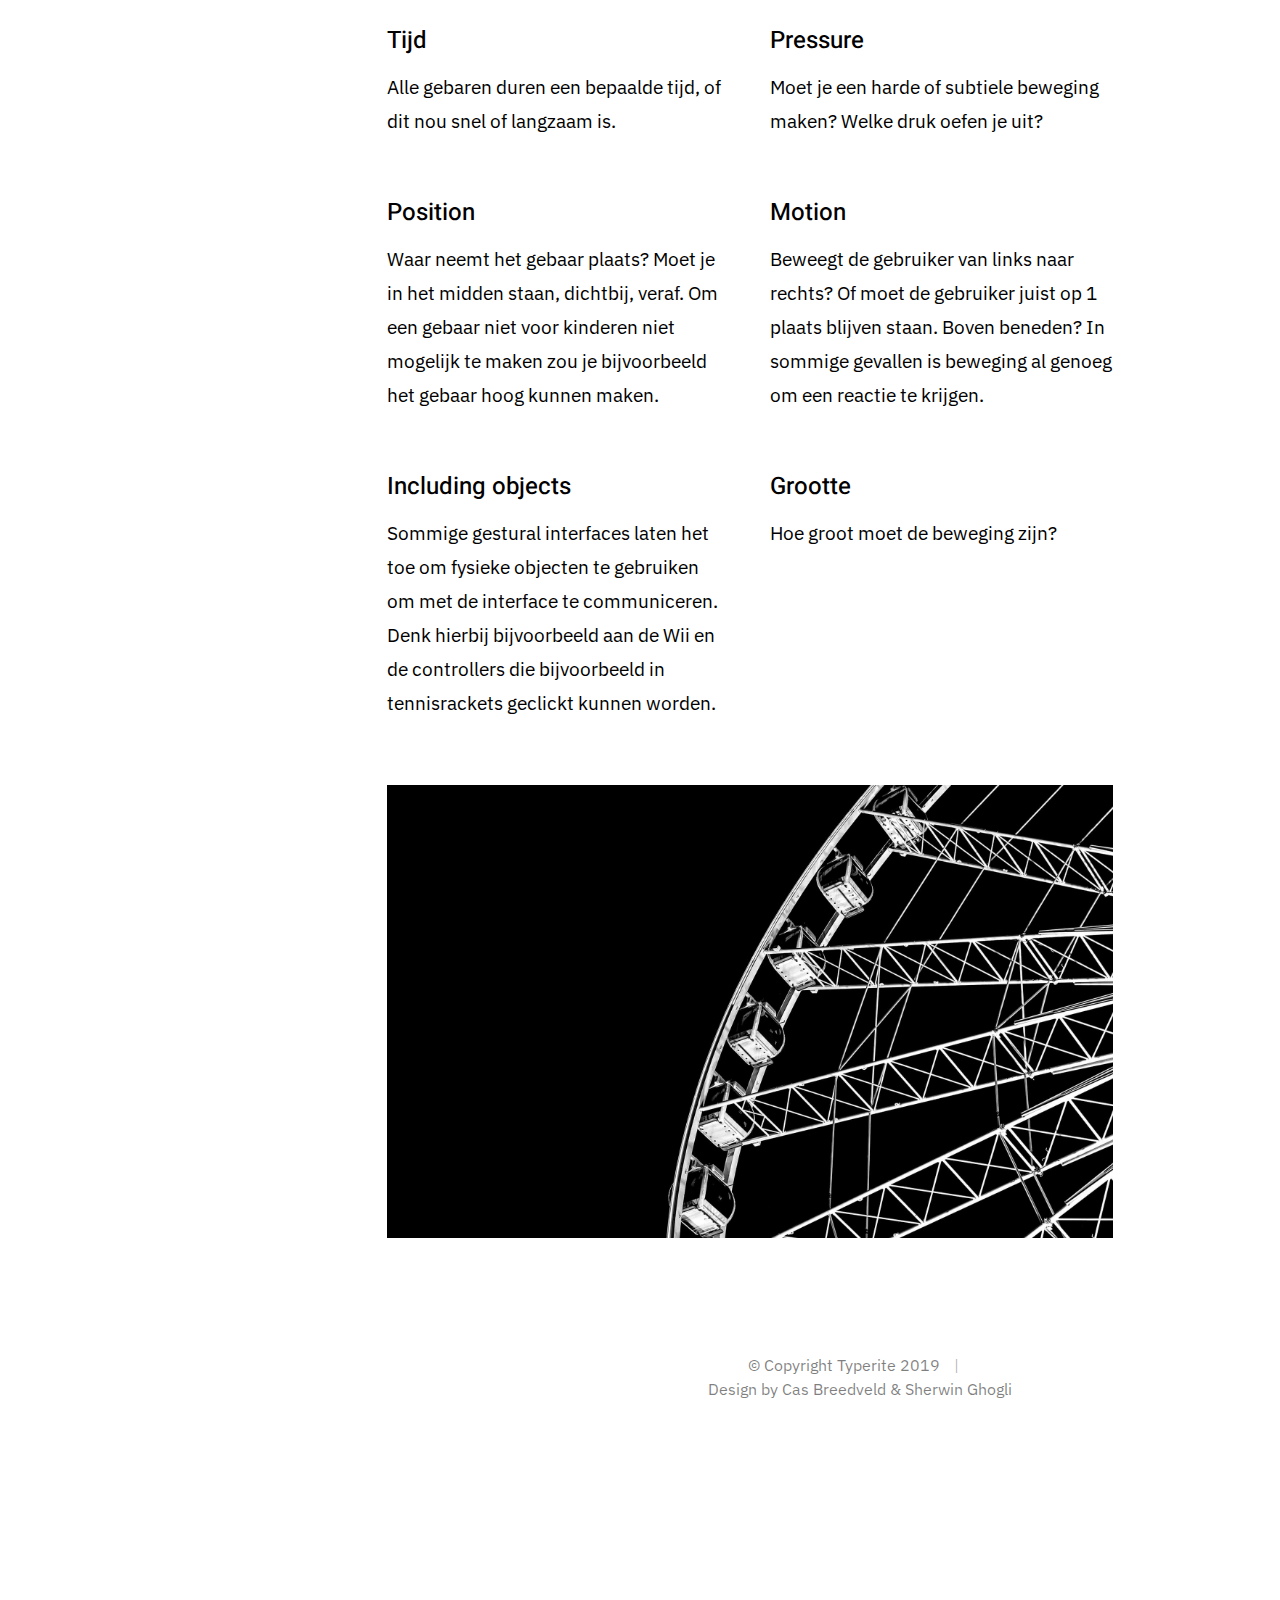
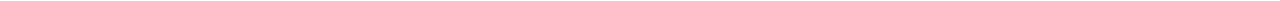
<file: single-praktisch.html>
<!DOCTYPE html>
<html class="no-js" lang="en">

<head>

    <!--- basic page needs
    ================================================== -->
    <meta charset="utf-8">
    <title>Praktische informatie</title>
    <meta name="description" content="">
    <meta name="author" content="">

    <!-- mobile specific metas
    ================================================== -->
    <meta name="viewport" content="width=device-width, initial-scale=1">

    <!-- CSS
    ================================================== -->
    <link rel="stylesheet" href="css/base.css">
    <link rel="stylesheet" href="css/vendor.css">
    <link rel="stylesheet" href="css/main.css">

    <!-- script
    ================================================== -->
    <script src="js/modernizr.js"></script>

    <!-- favicons
    ================================================== -->
    <link rel="apple-touch-icon" sizes="180x180" href="apple-touch-icon.png">
    <link rel="icon" type="image/png" sizes="32x32" href="favicon-32x32.png">
    <link rel="icon" type="image/png" sizes="16x16" href="favicon-16x16.png">
    <link rel="manifest" href="site.webmanifest">

</head>

<body class="ss-bg-white">

    <!-- preloader
    ================================================== -->
    <div id="preloader">
        <div id="loader" class="dots-fade">
            <div></div>
            <div></div>
            <div></div>
        </div>
    </div>

    <div id="top" class="s-wrap site-wrapper">

        <!-- site header
        ================================================== -->
        <header class="s-header header">

            <div class="header__top">
                <div class="header__logo">
                    <a class="site-logo" href="index.html">
                        <img src="images/logo.svg" alt="Homepage">
                    </a>
                </div>

                <div class="header__search">

                    <form role="search" method="get" class="header__search-form" action="#">
                        <label>
                            <span class="hide-content">Search for:</span>
                            <input type="search" class="header__search-field" placeholder="Type Keywords" value="" name="s" title="Search for:" autocomplete="off">
                        </label>
                        <input type="submit" class="header__search-submit" value="Search">
                    </form>

                    <a href="#0" title="Close Search" class="header__search-close">Close</a>

                </div>
                <!-- end header__search -->

                <!-- toggles -->
                <a href="#0" class="header__search-trigger"></a>
                <a href="#0" class="header__menu-toggle"><span>Menu</span></a>

            </div>

            <nav class="header__nav-wrap">

                <ul class="header__nav">
                    <li><a href="index.html" title="">Home</a></li>
                    <li class="has-children">
                        <a href="#0" title="">Explore</a>
                        <ul class="sub-menu">
                            <li><a href="single-gesture-design.html">Gesture Design?</a></li>
                            <li><a href="single-het-ontstaan.html">Het ontstaan</a></li>
                            <li><a href="single-ontwerpproces.html">Ontwerpproces</a></li>
                            <li><a href="single-tools.html">Toepassing</a></li>
                            <li class="current"><a href="single-praktisch.html">Praktisch</a></li>
                        </ul>
                    </li>
                </ul>
                <!-- end header__nav -->

            </nav>
            <!-- end header__nav-wrap -->

        </header>
        <!-- end s-header -->


        <!-- site content
        ================================================== -->
        <div class="s-content content">
            <main class="row content__page">

                <article class="column large-full entry format-standard">

                    <div class="media-wrap entry__media">
                        <div class="entry__post-thumb">
                            <img src="images/thumbs/single/standard/standard-1000.jpg" srcset="images/thumbs/single/standard/standard-2000.jpg 2000w, 
                                         images/thumbs/single/standard/standard-1000.jpg 1000w, 
                                         images/thumbs/single/standard/standard-500.jpg 500w" sizes="(max-width: 2000px) 100vw, 2000px" alt="">
                        </div>
                    </div>

                    <div class="content__page-header entry__header">
                        <h1 class="display-1 entry__title">
                            Praktische informatie
                        </h1>
                        <ul class="entry__header-meta">
                            <!-- <li class="author">By <a href="#0">Jonathan Doe</a></li> -->
                            <li class="date">Nov 22, 2019</li>
                            <!-- <li class="cat-links">
                                <a href="#0">Marketing</a><a href="#0">Management</a>
                            </li> -->
                        </ul>
                    </div>
                    <!-- end entry__header -->

                    <div class="entry__content">

                        <h2>
                            Waarom zou je gesture design toepassen?
                        </h2>
                        <ol>
                            <li>
                                <h3>
                                    Meer natuurlijke interacties
                                </h3>
                            </li>
                            <p>
                                Mensen zijn van nature fysieke wezens en houden ervan om fysiek met producten om te gaan. Goede gestural interfaces maken het voor mensen mogelijk om op een intuïtieve manier met digitale producten fysiek te interacteren.
                            </p>
                            <li>
                                <h3>
                                    Minder visuele hardware
                                </h3>
                            </li>
                            <p>
                                Met vele Gestural Interfaces is geen externe hardware nodig zoals een muis of een toetsenbord of een touchscreen. Dit maakt het mogelijk om deze interfaces op plekken te plaatsen waar de andere interfaces niet praktisch zouden zijn.
                            </p>
                            <li>
                                <h3>
                                    Meer flexibiliteit
                                </h3>
                            </li>
                            <p>
                                In tegenstelling tot fysieke knoppen heb je touchscreen heb je als designer een enorme vrijheid gestures te ontwikkelen voor een product doordat je geen rekening hoeft te houden met een scherm grootte
                            </p>
                            <li>
                                <h3>
                                    Meer nuance
                                </h3>
                            </li>
                            <p>
                                Toetsenborden, muizen, trackpads en andere input devices zijn uitstekend voor sommige situaties maar ze zijn niet in staat om zoveel subtiele gebaren over te brengen als het menselijk lichaam. In de toekomst zal je dus meer gestural interfaces gebaseerd
                                op emoties. Nu zijn er nog weinig (goedkope) sensoren die dit kunnen herkennen.
                            </p>
                            <li>
                                <h3>
                                    Het aantal deelnemers
                                </h3>
                            </li>
                            <p>
                                Een voordeel is dat verschillende gestural interfaces door meerdere mensen tegelijkertijd zou kunnen worden gebruikt.
                            </p>
                        </ol>
                        <ol>
                            <h2>
                                Waarom zou je gesture design juist niet toepassen?
                            </h2>

                            <li>
                                <h3>
                                    Hevige data input
                                </h3>
                            </li>
                            <p>
                                Met een gestural interface is het moeilijk om veel data in te voeren als gebruiker.
                            </p>
                            <li>
                                <h3>
                                    Afhankelijk van de visuele feedback
                                </h3>
                            </li>
                            <p>
                                Vele Gestural interface zijn afhankelijk van goede visuele feedback zodat je weet wat je aan het doen bent en een gevoel krijgt alsof het echt een verlenging is van je lichaam.
                            </p>
                            <li>
                                <h3>
                                    Afhankelijk van de fysieke bewegingen
                                </h3>
                            </li>
                            <p>
                                Hetzelfde geldt voor de fysieke bewegingen. Hoe meer fysiek de interface wordt en de bewegingen die je ervoor moet uitvoeren hoe groter de kans is dat sommige mensen deze bewegingen niet goed kunnen uitvoeren. Of het kan ook zijn dat je deze bewegingen
                                alleen met goed licht kan uitvoeren en dus niet in het donker.
                            </p>
                            <li>
                                <h3>
                                    Ongepast voor de context
                                </h3>
                            </li>
                            <p>
                                De omgeving speelt ook een grote rol bij Gestural Interface, hierbij kan je denken aan privacy redenen of simpelweg omdat de bewegingen die je moet uitvoeren beschamend zijn. Designers moeten rekening houden met de omgeving en welke gestures daarvoor
                                toepasbaar zijn.
                            </p>
                        </ol>

                        <h2>
                            De karakter eigenschappen van een goede gestural interface
                        </h2>

                        <div class="row">

                            <div class="column large-6 tab-full">
                                <h3>
                                    Zichtbaar
                                </h3>
                                <p>
                                    Hoe maak je aan de gebruikers duidelijk dat een omgeving of product interactief is? Voordat we gebruik kunnen maken van een gestural interface moeten de gebruikers wel weten dat het een gestural interface is. Het is dus als ontwerper belangrijk dat je
                                    ervoor zorgt dat mensen weten dat het een gestural interface is.

                                    <h3>
                                        Betrouwbaar
                                    </h3>
                                    <p>
                                        Het is ook belangrijk dat de Gestural Interface er betrouwbaar uit ziet en de privacy van de gebruikers in de context respecteren.
                                    </p>

                                    <h3>
                                        Gepast
                                    </h3>
                                    <p>
                                        De Gestural interfaces moet ook passen bij de cultuur en situatie. Sommige gebaren kunnen in andere culturen als aanstootgevend worden gezien.

                                    </p>

                                    <h3>
                                        Responsive
                                    </h3>
                                    <p>
                                        Mensen zijn gewend om een directe reactie te krijgen als we fysiek gebruik maken van een product. Als we gebruik maken van een gestural interface is het belangrijk dat de gebruiker weet dat het system zijn gebaren heeft gezien en begrepen. Bij elke beweging
                                        die een gebruiker maakt zou de gestural interface moeten laten weten dat ze de beweging gedetecteerd hebben. Zonder deze feedback is het hoogstwaarschijnlijk dat de gebruiker de beweging nog een keer uitvoert. Tergelijkertijd
                                        is het ook belangrijk dat de gestural interface niet bij elke mini beweging al reageert.

                                    </p>


                            </div>

                            <div class="column large-6 tab-full">

                                <h3>
                                    Playful
                                </h3>
                                <p>
                                    Gestural Interfaces kunnen ook heel speels zijn. Door bewegingen zullen gebruikers eerder de interface gebruiken om te kijken hoe het werkt en zullen ze bereid zijn het product te ontdekken. Om dit speelse in mensen naar boven te halen is het belangrijk
                                    dat de gebruikers zich op hun gemak voelen.

                                </p>
                                <h3>
                                    Meaningful
                                </h3>
                                <p>
                                    Gestural Interfaces kunnen vooral leuk zijn maar dat wil nog niet zeggen dat het betekenis geeft aan de gebruiker met een bepaald doel.

                                </p>



                                <h3>
                                    Pleasurable
                                </h3>
                                <p>
                                    Gestural interfaces zouden zowel esthetisch als functioneel moeten zijn. Het zou moeten uitnodigen tot gebruik en mensen moeten het in hun huis willen hebben.

                                </p>

                                <h3>
                                    Good
                                </h3>
                                <p>
                                    Gestural Interfaces moeten respect hebben voor de gebruikers. Het is heel makkelijk om mensen voor schut te zetten door gebaren. Bijvoorbeeld door een gekke beweging in een publieke ruimte of een beweging die alleen jonge en sportieve mensen kunne uitvoeren.

                                </p>

                            </div>
                        </div>



                        <h2>De eigenschappen van gebaren voor Gestural Interfaces</h2>


                        <div class="row">

                            <div class="column large-6 tab-full">

                                <h3> Aanwezig </h3>
                                <p>
                                    Heel simpel, iets moet aanwezig zijn om een gebaar te maken zodat het om een interactie te triggeren.

                                </p>
                                <h3>
                                    Tijd
                                </h3>
                                <p>
                                    Alle gebaren duren een bepaalde tijd, of dit nou snel of langzaam is.

                                </p>
                                <h3>
                                    Position
                                </h3>
                                <p>
                                    Waar neemt het gebaar plaats? Moet je in het midden staan, dichtbij, veraf. Om een gebaar niet voor kinderen niet mogelijk te maken zou je bijvoorbeeld het gebaar hoog kunnen maken.

                                </p>
                                <h3>
                                    Including objects
                                </h3>
                                <p>
                                    Sommige gestural interfaces laten het toe om fysieke objecten te gebruiken om met de interface te communiceren. Denk hierbij bijvoorbeeld aan de Wii en de controllers die bijvoorbeeld in tennisrackets geclickt kunnen worden.
                                </p>

                            </div>


                            <div class="column large-6 tab-full">
                                <h3>
                                    Oriëntatie
                                </h3>
                                <p>
                                    In welke richting staat de gebruiker ten opzichte van de interface terwijl de beweging gemaakt wordt?

                                </p>
                                <h3>
                                    Pressure
                                </h3>
                                <p>
                                    Moet je een harde of subtiele beweging maken? Welke druk oefen je uit?

                                </p>
                                <h3>
                                    Motion
                                </h3>
                                <p>
                                    Beweegt de gebruiker van links naar rechts? Of moet de gebruiker juist op 1 plaats blijven staan. Boven beneden? In sommige gevallen is beweging al genoeg om een reactie te krijgen.

                                </p>
                                <h3>
                                    Grootte
                                </h3>
                                <p>
                                    Hoe groot moet de beweging zijn?

                                </p>

                            </div>
                        </div>

                        <img src="images/wheel-1000.jpg" srcset="images/wheel-2000.jpg 2000w, 
                                     images/wheel-1000.jpg 1000w, 
                                     images/wheel-500.jpg 500w" sizes="(max-width: 2000px) 100vw, 2000px" alt="">
                        </p>

                    </div>
                    <!-- end entry content -->



                    <!-- footer
        ================================================== -->
                    <footer class="s-footer footer">
                        <div class="row">
                            <div class="column large-full footer__content">
                                <div class="footer__copyright">
                                    <span>© Copyright Typerite 2019</span>
                                    <span>Design by Cas Breedveld & Sherwin Ghogli</a></span>
                                </div>
                            </div>
                        </div>

                        <div class="go-top">
                            <a class="smoothscroll" title="Back to Top" href="#top"></a>
                        </div>
                    </footer>

        </div>
        <!-- end s-wrap -->


        <!-- Java Script
    ================================================== -->
        <script src="js/jquery-3.2.1.min.js"></script>
        <script src="js/plugins.js"></script>
        <script src="js/main.js"></script>

</body>
</file>
<file: css/extra.css>
/* COLOURS
light = #FFFFFB 
light gray = #EBE9E9
black = #1E1E24
primary = #AD343E
secondary = #F2AF29 */

/* ALGEMEEN */
/* bepaalt hoe de header er uit ziet */
body {
  overflow-x: hidden;
}

.navbar{
  background-color: #1e1e24;
}

.navbar-brand{
color: #AD343E;
font-weight: 700;
}

.navbar-brand:hover{
color: #AD343E;
font-weight: 700;
}

.nav-link{
  color: #EBE9E9 !important;
}

.nav-link:hover{
  color: #AD343E !important;
}

.active{
  color: #AD343E !important;
  font-weight: 700;
}

.bg-light {
  background-color: #FFFFFB;
}

.bg-light-gray {
  background-color: #EBE9E9;
}

.bg-red {
  background-color: #AD343E;
}

.bg-black{
  background-color: #1E1E24;
}

h2 {
  color: #AD343E;
  padding-bottom: .5rem;
}

.text-dark {
  color: #1E1E24;
}

.text-light {
  color: #FFFFFB;
}

.text-light-gray {
  color: #EBE9E9;
}

.text-red {
  color: #AD343E;
}

.text-yellow {
  color: #F2AF29;
}

a.bron{
  color: #F2AF29 !important;
}

.padding-basic {
  /* custom padding voor de full width (fluid) containers */
  padding-left: 10vw;
  padding-right: 10vw;
  padding-top: 7.5vh;
  padding-bottom: 7.5vh;
}

.padding-col-left {
  /* minder padding rechts */
  padding-right: 5vw;
}

.padding-col-right {
  /* minder padding links*/
  padding-left: 5vw;
}

.padding-card-col {
  /*custom padding voor de columns waar kaarten in staan */
  padding-left: 1.25vw;
  padding-right: 1.25vw;
}

.padding-card-col-left {
  /*custom padding voor de columns waar kaarten in staan - linker kolom*/
  padding-left: 0;
}

.padding-card-col-rigt {
  /*custom padding voor de columns waar kaarten in staan - rechter kolom*/
  padding-right: 0;
}

.masthead {
  height: 56vh;
  /* hoogte is 25% van de hoogte van het scherm */
  min-height: 400px;
  /* de minimale hoogte voor als 25vh kleiner is */
  max-height: 700px;
  /* de maximale hoogte voor als 25vh groter is, belangrijk voor bredere schermen */
  background-size: cover;
  /* afbeelding behelst heel de header */
  background-position: center;
  /* afbeelding in het midden */
  background-repeat: no-repeat;
  /* afbeelding wordt niet herhaald */
}

.voorbeeld-img-col {
  padding: 0;
  /* haalt de standaard padding van een container weg zodat er geen randen naast de afbeelding zijn */
}

.img-full-width {
  /* afbeelding zo groot als de column of container waar het in geplaatst is, afbeelding wordt vergroot tot de randen de randen van de container raken */
  width: 100%;
  height: auto;
  object-fit: contain;
}

.how-number {
  color: #F2AF29;
  text-align: center;
}

.card-header {
  background-color: #AD343E;
  color: #EBE9E9;
  text-align: center;
  font-weight: 700;
  margin-top: -10px;
}

.card-body {
  background-color: #EBE9E9;
  color: #1E1E24;
}

.card-text {
  color: #1E1E24;
}

.card {
  text-align: center !important;
}

/* HOME */
/* bepaalt de foto voor de header van de pagina home */
.home {
  background-image: url('https://images.unsplash.com/photo-1511746315387-c4a76990fdce?ixlib=rb-1.2.1&ixid=eyJhcHBfaWQiOjEyMDd9&auto=format&fit=crop&w=1500&q=80');
  background-color: rgb(160, 160, 160);
  background-blend-mode: overlay;
}

.header-title {
  text-align: center;
  font-weight: 700;
}

.header-home {
  font-family: 'Open Sans', sans-serif;
  font-weight: 600;
  font-size: 1.4em;
  text-align: center;
}

.kaart {
  height: 250px;
  background-size: cover;
  /* afbeelding behelst heel de header */
  background-position: center;
  /* afbeelding in het midden */
  background-repeat: no-repeat;
  /* afbeelding wordt niet herhaald */
}

.goldencircle-kaart {
  background-image: url('https://cohort21.com/markverbeek/files/2019/04/Start-with-Why-Golden-Circle-Diagram.png');
}

.merkwijzer-kaart {
  background-image: url('http://yoeri.xyz/iuxd/merkwijzer-starbucks.png')
}

.kernwaarden-kaart {
  background-image: url('http://yoeri.xyz/iuxd/kernwaarden.png')
}

/* GOLDEN CIRCLE */
/* header image */
.golden-circle {
  background-image: url('https://cohort21.com/markverbeek/files/2019/04/Start-with-Why-Golden-Circle-Diagram.png');
  background-color: rgb(140, 140, 140);
  background-blend-mode: overlay;
}

.golden-circle-hoe {
  height: 10vw;
  min-height: 150px;
  max-height: 500px;
  background-size: contain;
  background-repeat: no-repeat;
  background-position: center;
}

.golden-circle-hoe-1 {
  background-image: url('https://cohort21.com/markverbeek/files/2019/04/Start-with-Why-Golden-Circle-Diagram.png');
}

.golden-circle-hoe-2 {
  background-image: url('https://cohort21.com/markverbeek/files/2019/04/Start-with-Why-Golden-Circle-Diagram.png');
}

.golden-circle-hoe-3 {
  background-image: url('https://cohort21.com/markverbeek/files/2019/04/Start-with-Why-Golden-Circle-Diagram.png');
}

/* MERKWIJZER */
/* header image */
.merkwijzer {
  background-image: url('http://yoeri.xyz/iuxd/merkwijzer-starbucks.png');
  background-color: rgb(160, 160, 160);
  background-blend-mode: overlay;
}

/* KERNWAARDEN */
/* header image */
.kernwaarden {
  background-image: url('http://yoeri.xyz/iuxd/kernwaarden.png');
  background-color: rgb(180, 180, 180);
  background-blend-mode: overlay;
}
</file>
<file: css/base.css>
/* =================================================================== 
 *
 *  Typewrite Base Stylesheet
 *  Template Ver. 1.0.0
 *  05-17-2019
 *  ------------------------------------------------------------------
 *
 *  TOC:
 *  # imports
 *  # normalize 
 *  # basic/base setup styles 
 *  # Grid v2.0.1
 *  # block grids
 *  # MISC
 *
 * =================================================================== */



/* ===================================================================
 * # imports 
 *
 * ------------------------------------------------------------------- */
@import url("https://fonts.googleapis.com/css?family=Heebo:300,400,500,600,700|Lora:400,400i,700,700i|IBM+Plex+Sans:300,400,400i,600,700,900");


/* ==========================================================================
 * # normalize
 * normalize.css v8.0.1 | MIT License |
 * github.com/necolas/normalize.css
 *
 * -------------------------------------------------------------------------- */

/* ------------------------------------------------------------------- 
 * ## document
 * ------------------------------------------------------------------- */

/* 1. Correct the line height in all browsers.
 * 2. Prevent adjustments of font size after orientation changes in iOS.*/
html {
  line-height: 1.15;  /* 1 */
  -webkit-text-size-adjust: 100%;  /* 2 */
}

/* ------------------------------------------------------------------- 
 * ## sections
 * ------------------------------------------------------------------- */

/* Remove the margin in all browsers. */
body {
  margin: 0;
}

/* Render the `main` element consistently in IE. */
main {
  display: block;
}

/* Correct the font size and margin on `h1` elements within `section` and
 * `article` contexts in Chrome, Firefox, and Safari. */
h1 {
  font-size: 2em;
  margin: 0.67em 0;
}

/* ------------------------------------------------------------------- 
 * ## grouping
 * ------------------------------------------------------------------- */

/* 1. Add the correct box sizing in Firefox.
 * 2. Show the overflow in Edge and IE. */
hr {
  box-sizing: content-box;  /* 1 */
  height: 0;  /* 1 */
  overflow: visible;  /* 2 */
}

/* 1. Correct the inheritance and scaling of font size in all browsers.
 * 2. Correct the odd `em` font sizing in all browsers. */
pre {
  font-family: monospace, monospace;  /* 1 */
  font-size: 1em;  /* 2 */
}

/* ------------------------------------------------------------------- 
 * ## text-level semantics
 * ------------------------------------------------------------------- */

/* Remove the gray background on active links in IE 10. */
a {
  background-color: transparent;
}

/* 1. Remove the bottom border in Chrome 57-
 * 2. Add the correct text decoration in Chrome, Edge, IE, Opera, and Safari. */
abbr[title] {
  border-bottom: none;  /* 1 */
  text-decoration: underline;  /* 2 */
  text-decoration: underline dotted;  /* 2 */
}

/* Add the correct font weight in Chrome, Edge, and Safari. */
b,
strong {
  font-weight: bolder;
}

/* 1. Correct the inheritance and scaling of font size in all browsers.
 * 2. Correct the odd `em` font sizing in all browsers. */
code,
kbd,
samp {
  font-family: monospace, monospace;  /* 1 */
  font-size: 1em;  /* 2 */
}

/* Add the correct font size in all browsers. */
small {
  font-size: 80%;
}

/* Prevent `sub` and `sup` elements from affecting the line height in
 * all browsers. */
sub,
sup {
  font-size: 75%;
  line-height: 0;
  position: relative;
  vertical-align: baseline;
}

sub {
  bottom: -0.25em;
}

sup {
  top: -0.5em;
}

/* ------------------------------------------------------------------- 
 * ## embedded content
 * ------------------------------------------------------------------- */

/* Remove the border on images inside links in IE 10. */
img {
  border-style: none;
}

/* ------------------------------------------------------------------- 
 * ## forms
 * ------------------------------------------------------------------- */

/* 1. Change the font styles in all browsers.
 * 2. Remove the margin in Firefox and Safari. */
button,
input,
optgroup,
select,
textarea {
  font-family: inherit;  /* 1 */
  font-size: 100%;  /* 1 */
  line-height: 1.15;  /* 1 */
  margin: 0;  /* 2 */
}

/* Show the overflow in IE.
 * 1. Show the overflow in Edge. */
button,
input {

  /* 1 */
  overflow: visible;
}

/* Remove the inheritance of text transform in Edge, Firefox, and IE.
 * 1. Remove the inheritance of text transform in Firefox. */
button,
select {

  /* 1 */
  text-transform: none;
}

/* Correct the inability to style clickable types in iOS and Safari. */
button,
[type="button"],
[type="reset"],
[type="submit"] {
  -webkit-appearance: button;
}

/* Remove the inner border and padding in Firefox. */
button::-moz-focus-inner,
[type="button"]::-moz-focus-inner,
[type="reset"]::-moz-focus-inner,
[type="submit"]::-moz-focus-inner {
  border-style: none;
  padding: 0;
}

/* Restore the focus styles unset by the previous rule. */
button:-moz-focusring,
[type="button"]:-moz-focusring,
[type="reset"]:-moz-focusring,
[type="submit"]:-moz-focusring {
  outline: 1px dotted ButtonText;
}

/* Correct the padding in Firefox. */
fieldset {
  padding: 0.35em 0.75em 0.625em;
}

/* 1. Correct the text wrapping in Edge and IE.
 * 2. Correct the color inheritance from `fieldset` elements in IE.
 * 3. Remove the padding so developers are not caught out when they zero out
 *    `fieldset` elements in all browsers. */
legend {
  box-sizing: border-box;  /* 1 */
  color: inherit;  /* 2 */
  display: table;  /* 1 */
  max-width: 100%;  /* 1 */
  padding: 0;  /* 3 */
  white-space: normal;  /* 1 */
}

/* Add the correct vertical alignment in Chrome, Firefox, and Opera. */
progress {
  vertical-align: baseline;
}

/* Remove the default vertical scrollbar in IE 10+. */
textarea {
  overflow: auto;
}

/* 1. Add the correct box sizing in IE 10.
 * 2. Remove the padding in IE 10. */
[type="checkbox"],
[type="radio"] {
  box-sizing: border-box;  /* 1 */
  padding: 0;  /* 2 */
}

/* Correct the cursor style of increment and decrement buttons in Chrome. */
[type="number"]::-webkit-inner-spin-button,
[type="number"]::-webkit-outer-spin-button {
  height: auto;
}

/* 1. Correct the odd appearance in Chrome and Safari.
 * 2. Correct the outline style in Safari. */
[type="search"] {
  -webkit-appearance: textfield;  /* 1 */
  outline-offset: -2px;  /* 2 */
}

/* Remove the inner padding in Chrome and Safari on macOS. */
[type="search"]::-webkit-search-decoration {
  -webkit-appearance: none;
}

/* 1. Correct the inability to style clickable types in iOS and Safari.
 * 2. Change font properties to `inherit` in Safari. */
::-webkit-file-upload-button {
  -webkit-appearance: button;  /* 1 */
  font: inherit;  /* 2 */
}

/* ------------------------------------------------------------------- 
 * ## interactive
 * ------------------------------------------------------------------- */

/* Add the correct display in Edge, IE 10+, and Firefox. */
details {
  display: block;
}

/* Add the correct display in all browsers. */
summary {
  display: list-item;
}

/* ------------------------------------------------------------------- 
 * ## misc
 * ------------------------------------------------------------------- */

/* Add the correct display in IE 10+. */
template {
  display: none;
}

/* Add the correct display in IE 10. */
[hidden] {
  display: none;
}


/* ===================================================================
 * # basic/base setup styles
 *
 * ------------------------------------------------------------------- */
html {
  font-size: 62.5%;
  box-sizing: border-box;
}

*,
*::before,
*::after {
  box-sizing: inherit;
}

body {
  font-weight: normal;
  line-height: 1;
  word-wrap: break-word;
  -moz-font-smoothing: grayscale;
  -moz-osx-font-smoothing: grayscale;
  -webkit-font-smoothing: antialiased;
  -webkit-overflow-scrolling: touch;
  -webkit-text-size-adjust: none;
}

/* ------------------------------------------------------------------- 
 * ## Media
 * ------------------------------------------------------------------- */
svg,
img,
video embed,
iframe,
object {
  max-width: 100%;
  height: auto;
}

/* ------------------------------------------------------------------- 
 * ## Typography resets 
 * ------------------------------------------------------------------- */
div, dl, dt, dd, ul, ol, li, h1, h2, h3, h4, h5, h6, pre, form, p, blockquote, th, td {
  margin: 0;
  padding: 0;
}

p {
  font-size: inherit;
  text-rendering: optimizeLegibility;
}

em,
i {
  font-style: italic;
  line-height: inherit;
}

strong,
b {
  font-weight: bold;
  line-height: inherit;
}

small {
  font-size: 60%;
  line-height: inherit;
}

ol,
ul {
  list-style: none;
}

li {
  display: block;
}

/* ------------------------------------------------------------------- 
 * ## links
 * ------------------------------------------------------------------- */
a {
  text-decoration: none;
  line-height: inherit;
}

a img {
  border: none;
}

/* ------------------------------------------------------------------- 
 * ## inputs
 * ------------------------------------------------------------------- */
fieldset {
  margin: 0;
  padding: 0;
}

input[type="email"],
input[type="number"],
input[type="search"],
input[type="text"],
input[type="tel"],
input[type="url"],
input[type="password"],
textarea {
  -webkit-appearance: none;
  -moz-appearance: none;
  appearance: none;
}


/* ===================================================================
 * # Grid v2.0.1
 *
 *   -----------------------------------------------------------------
 * - Grid breakpoints are based on MAXIMUM WIDTH media queries, 
 *   meaning they apply to that one breakpoint and ALL THOSE BELOW IT.
 * - Grid columns without a specified width will automatically layout 
 *   as equal width columns.
 * ------------------------------------------------------------------- */

/* rows
 * ------------------------------------- */
.row {
  width: 89%;
  max-width: 1200px;
  margin: 0 auto;
  display: -ms-flexbox;
  display: -webkit-flex;
  display: flex;
  -webkit-flex-flow: row wrap;
  -ms-flex-flow: row wrap;
  flex-flow: row wrap;
}

.row .row {
  width: auto;
  max-width: none;
  margin-left: -20px;
  margin-right: -20px;
}

/* columns
 * -------------------------------------- */
.column {
  -webkit-flex: 1 1 0%;
  -ms-flex: 1 1 0%;
  flex: 1 1 0%;
  padding: 0 20px;
}

.collapse > .column,
.column.collapse {
  padding: 0;
}

/* flex row containers utility classes
 * ----------------------------------------- */
.row.row-wrap {
  -webkit-flex-wrap: wrap;
  -ms-flex-wrap: wrap;
  flex-wrap: wrap;
}

.row.row-nowrap {
  -webkit-flex-wrap: nowrap;
  -ms-flex-wrap: none;
  flex-wrap: nowrap;
}

.row.row-top {
  -webkit-align-items: flex-start;
  -ms-flex-align: start;
  align-items: flex-start;
}

.row.row-bottom {
  -webkit-align-items: flex-end;
  -ms-flex-align: end;
  align-items: flex-end;
}

.row.row-center {
  -webkit-align-items: center;
  -ms-flex-align: center;
  align-items: center;
}

.row.row-stretch {
  -webkit-align-items: stretch;
  -ms-flex-align: stretch;
  align-items: stretch;
}

.row.row-baseline {
  -webkit-align-items: baseline;
  -ms-flex-align: baseline;
  align-items: baseline;
}

/* flex item utility alignment classes
 * ----------------------------------------- */
.align-center {
  margin: auto;
  -webkit-align-self: center;
  -ms-flex-item-align: center;
  align-self: center;
}

.align-left {
  margin-right: auto;
  -webkit-align-self: center;
  -ms-flex-item-align: center;
  align-self: center;
}

.align-right {
  margin-left: auto;
  -webkit-align-self: center;
  -ms-flex-item-align: center;
  align-self: center;
}

.align-x-center {
  margin-right: auto;
  margin-left: auto;
}

.align-x-left {
  margin-right: auto;
}

.align-x-right {
  margin-left: auto;
}

.align-y-center {
  -webkit-align-self: center;
  -ms-flex-item-align: center;
  align-self: center;
}

.align-y-top {
  -webkit-align-self: flex-start;
  -ms-flex-item-align: start;
  align-self: flex-start;
}

.align-y-bottom {
  -webkit-align-self: flex-end;
  -ms-flex-item-align: end;
  align-self: flex-end;
}

/* large screen column widths 
 * -------------------------------------- */
.large-1 {
  -webkit-flex: 0 0 8.33333%;
  -ms-flex: 0 0 8.33333%;
  flex: 0 0 8.33333%;
  max-width: 8.33333%;
}

.large-2 {
  -webkit-flex: 0 0 16.66667%;
  -ms-flex: 0 0 16.66667%;
  flex: 0 0 16.66667%;
  max-width: 16.66667%;
}

.large-3 {
  -webkit-flex: 0 0 25%;
  -ms-flex: 0 0 25%;
  flex: 0 0 25%;
  max-width: 25%;
}

.large-4 {
  -webkit-flex: 0 0 33.33333%;
  -ms-flex: 0 0 33.33333%;
  flex: 0 0 33.33333%;
  max-width: 33.33333%;
}

.large-5 {
  -webkit-flex: 0 0 41.66667%;
  -ms-flex: 0 0 41.66667%;
  flex: 0 0 41.66667%;
  max-width: 41.66667%;
}

.large-6,
.large-half {
  -webkit-flex: 0 0 50%;
  -ms-flex: 0 0 50%;
  flex: 0 0 50%;
  max-width: 50%;
}

.large-7 {
  -webkit-flex: 0 0 58.33333%;
  -ms-flex: 0 0 58.33333%;
  flex: 0 0 58.33333%;
  max-width: 58.33333%;
}

.large-8 {
  -webkit-flex: 0 0 66.66667%;
  -ms-flex: 0 0 66.66667%;
  flex: 0 0 66.66667%;
  max-width: 66.66667%;
}

.large-9 {
  -webkit-flex: 0 0 75%;
  -ms-flex: 0 0 75%;
  flex: 0 0 75%;
  max-width: 75%;
}

.large-10 {
  -webkit-flex: 0 0 83.33333%;
  -ms-flex: 0 0 83.33333%;
  flex: 0 0 83.33333%;
  max-width: 83.33333%;
}

.large-11 {
  -webkit-flex: 0 0 91.66667%;
  -ms-flex: 0 0 91.66667%;
  flex: 0 0 91.66667%;
  max-width: 91.66667%;
}

.large-12,
.large-full {
  -webkit-flex: 0 0 100%;
  -ms-flex: 0 0 100%;
  flex: 0 0 100%;
  max-width: 100%;
}

/* ------------------------------------------------------------------- 
 * ## medium screen devices
 * ------------------------------------------------------------------- */
@media screen and (max-width:1200px) {
  .row .row {
    margin-left: -16px;
    margin-right: -16px;
  }

  .column {
    padding: 0 16px;
  }

  .medium-1 {
    -webkit-flex: 0 0 8.33333%;
    -ms-flex: 0 0 8.33333%;
    flex: 0 0 8.33333%;
    max-width: 8.33333%;
  }

  .medium-2 {
    -webkit-flex: 0 0 16.66667%;
    -ms-flex: 0 0 16.66667%;
    flex: 0 0 16.66667%;
    max-width: 16.66667%;
  }

  .medium-3 {
    -webkit-flex: 0 0 25%;
    -ms-flex: 0 0 25%;
    flex: 0 0 25%;
    max-width: 25%;
  }

  .medium-4 {
    -webkit-flex: 0 0 33.33333%;
    -ms-flex: 0 0 33.33333%;
    flex: 0 0 33.33333%;
    max-width: 33.33333%;
  }

  .medium-5 {
    -webkit-flex: 0 0 41.66667%;
    -ms-flex: 0 0 41.66667%;
    flex: 0 0 41.66667%;
    max-width: 41.66667%;
  }

  .medium-6,
  .medium-half {
    -webkit-flex: 0 0 50%;
    -ms-flex: 0 0 50%;
    flex: 0 0 50%;
    max-width: 50%;
  }

  .medium-7 {
    -webkit-flex: 0 0 58.33333%;
    -ms-flex: 0 0 58.33333%;
    flex: 0 0 58.33333%;
    max-width: 58.33333%;
  }

  .medium-8 {
    -webkit-flex: 0 0 66.66667%;
    -ms-flex: 0 0 66.66667%;
    flex: 0 0 66.66667%;
    max-width: 66.66667%;
  }

  .medium-9 {
    -webkit-flex: 0 0 75%;
    -ms-flex: 0 0 75%;
    flex: 0 0 75%;
    max-width: 75%;
  }

  .medium-10 {
    -webkit-flex: 0 0 83.33333%;
    -ms-flex: 0 0 83.33333%;
    flex: 0 0 83.33333%;
    max-width: 83.33333%;
  }

  .medium-11 {
    -webkit-flex: 0 0 91.66667%;
    -ms-flex: 0 0 91.66667%;
    flex: 0 0 91.66667%;
    max-width: 91.66667%;
  }

  .medium-12,
  .medium-full {
    -webkit-flex: 0 0 100%;
    -ms-flex: 0 0 100%;
    flex: 0 0 100%;
    max-width: 100%;
  }

}

/* ------------------------------------------------------------------- 
 * ## tablets
 * ------------------------------------------------------------------- */
@media screen and (max-width:800px) {
  .tab-1 {
    -webkit-flex: 0 0 8.33333%;
    -ms-flex: 0 0 8.33333%;
    flex: 0 0 8.33333%;
    max-width: 8.33333%;
  }

  .tab-2 {
    -webkit-flex: 0 0 16.66667%;
    -ms-flex: 0 0 16.66667%;
    flex: 0 0 16.66667%;
    max-width: 16.66667%;
  }

  .tab-3 {
    -webkit-flex: 0 0 25%;
    -ms-flex: 0 0 25%;
    flex: 0 0 25%;
    max-width: 25%;
  }

  .tab-4 {
    -webkit-flex: 0 0 33.33333%;
    -ms-flex: 0 0 33.33333%;
    flex: 0 0 33.33333%;
    max-width: 33.33333%;
  }

  .tab-5 {
    -webkit-flex: 0 0 41.66667%;
    -ms-flex: 0 0 41.66667%;
    flex: 0 0 41.66667%;
    max-width: 41.66667%;
  }

  .tab-6,
  .tab-half {
    -webkit-flex: 0 0 50%;
    -ms-flex: 0 0 50%;
    flex: 0 0 50%;
    max-width: 50%;
  }

  .tab-7 {
    -webkit-flex: 0 0 58.33333%;
    -ms-flex: 0 0 58.33333%;
    flex: 0 0 58.33333%;
    max-width: 58.33333%;
  }

  .tab-8 {
    -webkit-flex: 0 0 66.66667%;
    -ms-flex: 0 0 66.66667%;
    flex: 0 0 66.66667%;
    max-width: 66.66667%;
  }

  .tab-9 {
    -webkit-flex: 0 0 75%;
    -ms-flex: 0 0 75%;
    flex: 0 0 75%;
    max-width: 75%;
  }

  .tab-10 {
    -webkit-flex: 0 0 83.33333%;
    -ms-flex: 0 0 83.33333%;
    flex: 0 0 83.33333%;
    max-width: 83.33333%;
  }

  .tab-11 {
    -webkit-flex: 0 0 91.66667%;
    -ms-flex: 0 0 91.66667%;
    flex: 0 0 91.66667%;
    max-width: 91.66667%;
  }

  .tab-12,
  .tab-full {
    -webkit-flex: 0 0 100%;
    -ms-flex: 0 0 100%;
    flex: 0 0 100%;
    max-width: 100%;
  }

  .hide-on-tablet {
    display: none;
  }

}

/* ------------------------------------------------------------------- 
 * ## mobile devices 
 * ------------------------------------------------------------------- */
@media screen and (max-width:600px) {
  .row {
    width: 100%;
    padding-left: 25px;
    padding-right: 25px;
  }

  .row .row {
    margin-left: -10px;
    margin-right: -10px;
    padding-left: 0;
    padding-right: 0;
  }

  .column {
    padding: 0 10px;
  }

  .mob-1 {
    -webkit-flex: 0 0 8.33333%;
    -ms-flex: 0 0 8.33333%;
    flex: 0 0 8.33333%;
    max-width: 8.33333%;
  }

  .mob-2 {
    -webkit-flex: 0 0 16.66667%;
    -ms-flex: 0 0 16.66667%;
    flex: 0 0 16.66667%;
    max-width: 16.66667%;
  }

  .mob-3 {
    -webkit-flex: 0 0 25%;
    -ms-flex: 0 0 25%;
    flex: 0 0 25%;
    max-width: 25%;
  }

  .mob-4 {
    -webkit-flex: 0 0 33.33333%;
    -ms-flex: 0 0 33.33333%;
    flex: 0 0 33.33333%;
    max-width: 33.33333%;
  }

  .mob-5 {
    -webkit-flex: 0 0 41.66667%;
    -ms-flex: 0 0 41.66667%;
    flex: 0 0 41.66667%;
    max-width: 41.66667%;
  }

  .mob-6,
  .mob-half {
    -webkit-flex: 0 0 50%;
    -ms-flex: 0 0 50%;
    flex: 0 0 50%;
    max-width: 50%;
  }

  .mob-7 {
    -webkit-flex: 0 0 58.33333%;
    -ms-flex: 0 0 58.33333%;
    flex: 0 0 58.33333%;
    max-width: 58.33333%;
  }

  .mob-8 {
    -webkit-flex: 0 0 66.66667%;
    -ms-flex: 0 0 66.66667%;
    flex: 0 0 66.66667%;
    max-width: 66.66667%;
  }

  .mob-9 {
    -webkit-flex: 0 0 75%;
    -ms-flex: 0 0 75%;
    flex: 0 0 75%;
    max-width: 75%;
  }

  .mob-10 {
    -webkit-flex: 0 0 83.33333%;
    -ms-flex: 0 0 83.33333%;
    flex: 0 0 83.33333%;
    max-width: 83.33333%;
  }

  .mob-11 {
    -webkit-flex: 0 0 91.66667%;
    -ms-flex: 0 0 91.66667%;
    flex: 0 0 91.66667%;
    max-width: 91.66667%;
  }

  .mob-12,
  .mob-full {
    -webkit-flex: 0 0 100%;
    -ms-flex: 0 0 100%;
    flex: 0 0 100%;
    max-width: 100%;
  }

  .hide-on-mobile {
    display: none;
  }

}

/* ------------------------------------------------------------------- 
 * ## small mobile devices <= 400px
 * ------------------------------------------------------------------- */
@media screen and (max-width:400px) {
  .row {
    padding-left: 22px;
    padding-right: 22px;
  }

  .row .row {
    margin-left: 0;
    margin-right: 0;
  }

  .column {
    -webkit-flex: 0 0 100%;
    -ms-flex: 0 0 100%;
    flex: 0 0 100%;
    max-width: 100%;
    width: 100%;
    margin-left: 0;
    margin-right: 0;
    padding: 0;
  }

}



/* ===================================================================
 * # block grids
 *
 * -------------------------------------------------------------------
 * Equally-sized columns define at parent/row level.
 * ------------------------------------------------------------------- */
.block-large-1-8 > .column {
  -webkit-flex: 0 0 12.5%;
  -ms-flex: 0 0 12.5%;
  flex: 0 0 12.5%;
  max-width: 12.5%;
}

.block-large-1-6 > .column {
  -webkit-flex: 0 0 16.66667%;
  -ms-flex: 0 0 16.66667%;
  flex: 0 0 16.66667%;
  max-width: 16.66667%;
}

.block-large-1-5 > .column {
  -webkit-flex: 0 0 20%;
  -ms-flex: 0 0 20%;
  flex: 0 0 20%;
  max-width: 20%;
}

.block-large-1-4 > .column {
  -webkit-flex: 0 0 25%;
  -ms-flex: 0 0 25%;
  flex: 0 0 25%;
  max-width: 25%;
}

.block-large-1-3 > .column {
  -webkit-flex: 0 0 33.33333%;
  -ms-flex: 0 0 33.33333%;
  flex: 0 0 33.33333%;
  max-width: 33.33333%;
}

.block-large-1-2 > .column {
  -webkit-flex: 0 0 50%;
  -ms-flex: 0 0 50%;
  flex: 0 0 50%;
  max-width: 50%;
}

.block-large-full > .column {
  -webkit-flex: 0 0 100%;
  -ms-flex: 0 0 100%;
  flex: 0 0 100%;
  max-width: 100%;
}

/* ------------------------------------------------------------------- 
 * ## block grids - medium screen devices
 * ------------------------------------------------------------------- */
@media screen and (max-width:1200px) {
  .block-medium-1-8 > .column {
    -webkit-flex: 0 0 12.5%;
    -ms-flex: 0 0 12.5%;
    flex: 0 0 12.5%;
    max-width: 12.5%;
  }

  .block-medium-1-6 > .column {
    -webkit-flex: 0 0 16.66667%;
    -ms-flex: 0 0 16.66667%;
    flex: 0 0 16.66667%;
    max-width: 16.66667%;
  }

  .block-medium-1-5 > .column {
    -webkit-flex: 0 0 20%;
    -ms-flex: 0 0 20%;
    flex: 0 0 20%;
    max-width: 20%;
  }

  .block-medium-1-4 > .column {
    -webkit-flex: 0 0 25%;
    -ms-flex: 0 0 25%;
    flex: 0 0 25%;
    max-width: 25%;
  }

  .block-medium-1-3 > .column {
    -webkit-flex: 0 0 33.33333%;
    -ms-flex: 0 0 33.33333%;
    flex: 0 0 33.33333%;
    max-width: 33.33333%;
  }

  .block-medium-1-2 > .column {
    -webkit-flex: 0 0 50%;
    -ms-flex: 0 0 50%;
    flex: 0 0 50%;
    max-width: 50%;
  }

  .block-medium-full > .column {
    -webkit-flex: 0 0 100%;
    -ms-flex: 0 0 100%;
    flex: 0 0 100%;
    max-width: 100%;
  }

}

/* ------------------------------------------------------------------- 
 * ## block grids - tablets
 * ------------------------------------------------------------------- */
@media screen and (max-width:800px) {
  .block-tab-1-8 > .column {
    -webkit-flex: 0 0 12.5%;
    -ms-flex: 0 0 12.5%;
    flex: 0 0 12.5%;
    max-width: 12.5%;
  }

  .block-tab-1-6 > .column {
    -webkit-flex: 0 0 16.66667%;
    -ms-flex: 0 0 16.66667%;
    flex: 0 0 16.66667%;
    max-width: 16.66667%;
  }

  .block-tab-1-5 > .column {
    -webkit-flex: 0 0 20%;
    -ms-flex: 0 0 20%;
    flex: 0 0 20%;
    max-width: 20%;
  }

  .block-tab-1-4 > .column {
    -webkit-flex: 0 0 25%;
    -ms-flex: 0 0 25%;
    flex: 0 0 25%;
    max-width: 25%;
  }

  .block-tab-1-3 > .column {
    -webkit-flex: 0 0 33.33333%;
    -ms-flex: 0 0 33.33333%;
    flex: 0 0 33.33333%;
    max-width: 33.33333%;
  }

  .block-tab-1-2 > .column {
    -webkit-flex: 0 0 50%;
    -ms-flex: 0 0 50%;
    flex: 0 0 50%;
    max-width: 50%;
  }

  .block-tab-full > .column {
    -webkit-flex: 0 0 100%;
    -ms-flex: 0 0 100%;
    flex: 0 0 100%;
    max-width: 100%;
  }

}

/* ------------------------------------------------------------------- 
 * ## block grids - mobile devices
 * ------------------------------------------------------------------- */
@media screen and (max-width:600px) {
  .block-mob-1-8 > .column {
    -webkit-flex: 0 0 12.5%;
    -ms-flex: 0 0 12.5%;
    flex: 0 0 12.5%;
    max-width: 12.5%;
  }

  .block-mob-1-6 > .column {
    -webkit-flex: 0 0 16.66667%;
    -ms-flex: 0 0 16.66667%;
    flex: 0 0 16.66667%;
    max-width: 16.66667%;
  }

  .block-mob-1-5 > .column {
    -webkit-flex: 0 0 20%;
    -ms-flex: 0 0 20%;
    flex: 0 0 20%;
    max-width: 20%;
  }

  .block-mob-1-4 > .column {
    -webkit-flex: 0 0 25%;
    -ms-flex: 0 0 25%;
    flex: 0 0 25%;
    max-width: 25%;
  }

  .block-mob-1-3 > .column {
    -webkit-flex: 0 0 33.33333%;
    -ms-flex: 0 0 33.33333%;
    flex: 0 0 33.33333%;
    max-width: 33.33333%;
  }

  .block-mob-1-2 > .column {
    -webkit-flex: 0 0 50%;
    -ms-flex: 0 0 50%;
    flex: 0 0 50%;
    max-width: 50%;
  }

  .block-mob-full > .column {
    -webkit-flex: 0 0 100%;
    -ms-flex: 0 0 100%;
    flex: 0 0 100%;
    max-width: 100%;
  }

}

/* ------------------------------------------------------------------- 
 * ## block grids - small mobile devices <= 400px
 * ------------------------------------------------------------------- */
@media screen and (max-width:400px) {
  .stack > .column {
    -webkit-flex: 0 0 100%;
    -ms-flex: 0 0 100%;
    flex: 0 0 100%;
    max-width: 100%;
    width: 100%;
    margin-left: 0;
    margin-right: 0;
    padding: 0;
  }

}



/* ===================================================================
 * # MISC
 *
 * ------------------------------------------------------------------- */
.group:after {
  content: "";
  display: table;
  clear: both;
}

/* misc helper classes
 * -------------------------------------- */
.is-hidden {
  display: none;
}

.is-invisible {
  visibility: hidden;
}

.antialiased {
  -webkit-font-smoothing: antialiased;
  -moz-osx-font-smoothing: grayscale;
}

.overflow-hidden {
  overflow: hidden;
}

.remove-bottom {
  margin-bottom: 0;
}

.add-half-bottom {
  margin-bottom: 1.6rem !important;
}

.add-bottom {
  margin-bottom: 3.2rem !important;
}

.no-border {
  border: none;
}

.full-width {
  width: 100%;
}

.text-center {
  text-align: center;
}

.text-left {
  text-align: left;
}

.text-right {
  text-align: right;
}

.pull-left {
  float: left;
}

.pull-right {
  float: right;
}

/*# sourceMappingURL=base.css.map */
</file>
<file: css/vendor.css>
/* =================================================================== 
 *
 *  Typerite Vendor/Third Party CSS
 *  Template Ver. 1.0.0 
 *  05-20-2019
 *  ------------------------------------------------------------------
 *
 *  TOC:
 *  # Slick Slider
 *  # lity
 *  # PrettyPrint GitHub Theme 
 *
 * =================================================================== */


/* ===================================================================
 * # Slick Slider
 * http://kenwheeler.github.io/slick/
 * ------------------------------------------------------------------- */

/* Slider */
.slick-slider {
  position: relative;
  display: block;
  box-sizing: border-box;
  -webkit-touch-callout: none;
  -webkit-user-select: none;
  -khtml-user-select: none;
  -moz-user-select: none;
  -ms-user-select: none;
  user-select: none;
  -ms-touch-action: pan-y;
  touch-action: pan-y;
  -webkit-tap-highlight-color: transparent;
}

.slick-list {
  position: relative;
  overflow: hidden;
  display: block;
  margin: 0;
  padding: 0;
}

.slick-list:focus {
  outline: none;
}

.slick-list.dragging {
  cursor: pointer;
  cursor: hand;
}

.slick-slider .slick-track,
.slick-slider .slick-list {
  -webkit-transform: translate3d(0, 0, 0);
  -moz-transform: translate3d(0, 0, 0);
  -ms-transform: translate3d(0, 0, 0);
  -o-transform: translate3d(0, 0, 0);
  transform: translate3d(0, 0, 0);
}

.slick-track {
  position: relative;
  left: 0;
  top: 0;
  display: block;
  margin-left: auto;
  margin-right: auto;
}

.slick-track:before,
.slick-track:after {
  content: "";
  display: table;
}

.slick-track:after {
  clear: both;
}

.slick-loading .slick-track {
  visibility: hidden;
}

.slick-slide {
  float: left;
  height: 100%;
  min-height: 1px;
  display: none;
}

[dir="rtl"] .slick-slide {
  float: right;
}

.slick-slide img {
  display: block;
}

.slick-slide.slick-loading img {
  display: none;
}

.slick-slide.dragging img {
  pointer-events: none;
}

.slick-initialized .slick-slide {
  display: block;
}

.slick-loading .slick-slide {
  visibility: hidden;
}

.slick-vertical .slick-slide {
  display: block;
  height: auto;
  border: 1px solid transparent;
}

.slick-arrow.slick-hidden {
  display: none;
}



/* ===================================================================
 * # lity - v1.6.6 - 2016-04-22
 *   http://sorgalla.com/lity/
 *   Copyright (c) 2016 Jan Sorgalla; Licensed MIT 
 * ------------------------------------------------------------------- */
.lity {
  z-index: 9990;
  position: fixed;
  top: 0;
  right: 0;
  bottom: 0;
  left: 0;
  white-space: nowrap;
  background: #000000;
  background: rgba(0, 0, 0, 0.9);
  outline: none !important;
  opacity: 0;
  -webkit-transition: opacity 0.3s ease;
  -o-transition: opacity 0.3s ease;
  transition: opacity 0.3s ease;
}

.lity.lity-opened {
  opacity: 1;
}

.lity.lity-closed {
  opacity: 0;
}

.lity * {
  -webkit-box-sizing: border-box;
  -moz-box-sizing: border-box;
  box-sizing: border-box;
}

.lity-wrap {
  z-index: 9990;
  position: fixed;
  top: 0;
  right: 0;
  bottom: 0;
  left: 0;
  text-align: center;
  outline: none !important;
}

.lity-wrap:before {
  content: "";
  display: inline-block;
  height: 100%;
  vertical-align: middle;
  margin-right: -0.25em;
}

.lity-loader {
  z-index: 9991;
  color: #333;
  position: absolute;
  top: 50%;
  margin-top: -0.8em;
  width: 100%;
  text-align: center;
  font-size: 14px;
  font-family: Arial, Helvetica, sans-serif;
  opacity: 0;
  -webkit-transition: opacity 0.3s ease;
  -o-transition: opacity 0.3s ease;
  transition: opacity 0.3s ease;
}

.lity-loading .lity-loader {
  opacity: 1;
}

.lity-container {
  z-index: 9992;
  position: relative;
  text-align: left;
  vertical-align: middle;
  display: inline-block;
  white-space: normal;
  max-width: 100%;
  max-height: 100%;
  outline: none !important;
}

.lity-content {
  z-index: 9993;
  width: 100%;
  -webkit-transform: scale(1);
  -ms-transform: scale(1);
  -o-transform: scale(1);
  transform: scale(1);
  -webkit-transition: -webkit-transform 0.3s ease;
  -o-transition: -o-transform 0.3s ease;
  transition: transform 0.3s ease;
}

.lity-loading .lity-content,
.lity-closed .lity-content {
  -webkit-transform: scale(0.8);
  -ms-transform: scale(0.8);
  -o-transform: scale(0.8);
  transform: scale(0.8);
}

.lity-content:after {
  content: "";
  position: absolute;
  left: 0;
  top: 0;
  bottom: 0;
  display: block;
  right: 0;
  width: auto;
  height: auto;
  z-index: -1;
}

.lity-close {
  z-index: 9994;
  width: 42px;
  height: 42px;
  position: fixed;
  text-align: center !important;
  right: 20px;
  top: 20px;
  -webkit-appearance: none;
  cursor: pointer;
  text-decoration: none;
  text-align: center;
  padding: 0;
  margin: 0;
  color: white;
  font-style: normal;
  font-size: 30px;
  font-family: Arial, sans-serif;
  line-height: 42px;
  border: 0;
  background: transparent;
  outline: none;
  -webkit-box-shadow: none;
  box-shadow: none;
  font: 0/0 a;
  text-shadow: none;
  color: transparent;
  border-radius: 50%;
}

.lity-close::before,
.lity-close::after {
  display: block;
  content: "";
  height: 20px;
  width: 2px;
  background-color: white;
  position: absolute;
  top: 11px;
  left: 20px;
}

.lity-close::before {
  -webkit-transform: rotate(-45deg);
  transform: rotate(-45deg);
}

.lity-close::after {
  -webkit-transform: rotate(45deg);
  transform: rotate(45deg);
}

.lity-close::-moz-focus-inner {
  border: 0;
  padding: 0;
}

.lity-close:hover,
.lity-close:focus,
.lity-close:active,
.lity-close:visited {
  text-decoration: none;
  text-align: center;
  padding: 0;
  color: #fff;
  font-style: normal;
  font-size: 30px;
  font-family: Arial, sans-serif;
  line-height: 36px;
  border: 0;
  background: transparent;
  outline: none;
  -webkit-box-shadow: none;
  box-shadow: none;
  font: 0/0 a;
  text-shadow: none;
  color: transparent;
}

.lity-close:hover::before,
.lity-close:hover::after,
.lity-close:focus::before,
.lity-close:focus::after,
.lity-close:active::before,
.lity-close:active::after,
.lity-close:visited::before,
.lity-close:visited::after {
  background-color: #33998a;
}

/* Image */
.lity-image img {
  max-width: 100%;
  display: block;
  line-height: 0;
  border: 0;
}

/* iFrame */
.lity-iframe .lity-container {
  width: 100%;
  max-width: 964px;
}

.lity-iframe-container {
  width: 100%;
  height: 0;
  padding-top: 56.25%;
  overflow: auto;
  pointer-events: auto;
  -webkit-transform: translateZ(0);
  transform: translateZ(0);
  -webkit-overflow-scrolling: touch;
}

.lity-iframe-container iframe {
  position: absolute;
  display: block;
  top: 0;
  left: 0;
  width: 100%;
  height: 100%;
  background: #000;
}

.lity-hide {
  display: none;
}



/* ===================================================================
 * # PrettyPrint GitHub Theme 
 *   
 * ------------------------------------------------------------------- */
.prettyprint {
  background: #efefef;
  font-family: Menlo, "Bitstream Vera Sans Mono", "DejaVu Sans Mono", Monaco, Consolas, monospace;
  font-size: 13px;
  line-height: 1.538;
  border: none;
}

.pln {
  color: #333333;
}

@media screen {
  .str {
    color: #dd1144;
  }

  .kwd {
    color: #333333;
  }

  .com {
    color: #999988;
  }

  .typ {
    color: #445588;
  }

  .lit {
    color: #445588;
  }

  .pun {
    color: #333333;
  }

  .opn {
    color: #333333;
  }

  .clo {
    color: #333333;
  }

  .tag {
    color: navy;
  }

  .atn {
    color: teal;
  }

  .atv {
    color: #dd1144;
  }

  .dec {
    color: #333333;
  }

  .var {
    color: teal;
  }

  .fun {
    color: #990000;
  }

}

@media print, projection {
  .str {
    color: #006600;
  }

  .kwd {
    color: #006;
    font-weight: bold;
  }

  .com {
    color: #600;
    font-style: italic;
  }

  .typ {
    color: #404;
    font-weight: bold;
  }

  .lit {
    color: #004444;
  }

  .pun,
  .opn,
  .clo {
    color: #444400;
  }

  .tag {
    color: #006;
    font-weight: bold;
  }

  .atn {
    color: #440044;
  }

  .atv {
    color: #006600;
  }

}

/* Specify class=linenums on a pre to get line numbering */
ol.linenums {
  margin-top: 0;
  margin-bottom: 0;
}

/* IE indents via margin-left */
li.L0,
li.L1,
li.L2,
li.L3,
li.L4,
li.L5,
li.L6,
li.L7,
li.L8,
li.L9 {

  /* */
}

/* Alternate shading for lines */
li.L1,
li.L3,
li.L5,
li.L7,
li.L9 {

  /* */
}

/*# sourceMappingURL=vendor.css.map */
</file>
<file: css/main.css>
/* =================================================================== 
 *
 *  Typerite Main Stylesheet
 *  Template Ver. 1.0.0
 *  05-17-2019
 *  ------------------------------------------------------------------
 *
 *  TOC:
 *  # base style overrides
 *      ## links    
 *  # typography & general theme styles
 *      ## typography
 *      ## Lists    
 *      ## responsive video container
 *      ## floated image
 *      ## tables
 *      ## Spacing
 *  # preloader
 *  # forms
 *      ## Style Placeholder Text
 *      ## Change Autocomplete styles in Chrome
 *  # buttons
 *  # additional components
 *      ## additional typo styles
 *      ## skillbars
 *      ## alert box 
 *      ## pagination 
 *  # Common and Reusable Styles
 *      ## animation stuff 
 *      ## entry media
 *      ## listing header
 *      ## slick slider 
 *      ## masonry entries 
 *      ## post formats - masonry view
 *  # site header
 *      ## header logo
 *      ## header main navigation
 *      ## menu toggle
 *      ## header social
 *      ## header search trigger
 *      ## header-search
 *      ## close button for search 
 *  # site content & footer 
 *      ## content
 *      ## footer
 *      ## copyright
 *      ## go to top
 *  # blog styles and blog components
 *      ## entry header meta
 *      ## post tags
 *      ## blog single page navigation
 *      ## related articles
 *      ## comments
 *      ## format gallery
 *
 * =================================================================== */


/* ===================================================================
 * # base style overrides
 *
 * ------------------------------------------------------------------- */
html {
  font-size: 10px;
}

@media screen and (max-width:400px) {
  html {
    font-size: 9.210526315789474px;
  }

}

html,
body {
  height: 100%;
}

body {
  background: #f6f7f8;
  font-family: "IBM Plex Sans", sans-serif;
  font-size: 1.9rem;
  font-style: normal;
  font-weight: normal;
  line-height: 1.789;
  color: #000000;
  margin: 0;
  padding: 0;
}

body.nav-wrap-is-visible {
  overflow: hidden;
}

body.ss-bg-white {
  background: #ffffff;
}

/* ------------------------------------------------------------------- 
 * ## links
 * ------------------------------------------------------------------- */
a {
  color: #33998a;
  transition: all 0.3s ease-in-out;
}

a:hover,
a:focus,
a:active {
  color: #da5260;
}

a:hover,
a:active {
  outline: 0;
}


/* ===================================================================
 * # typography & general theme styles
 * 
 * ------------------------------------------------------------------- */

/* ------------------------------------------------------------------- 
 * ## typography
 * ------------------------------------------------------------------- */
h1, h2, h3, h4, h5, h6, .h1, .h2, .h3, .h4, .h5, .h6 {
  font-family: "Heebo", sans-serif;
  font-weight: 500;
  font-style: normal;
  color: #000000;
  font-variant-ligatures: common-ligatures;
  text-rendering: optimizeLegibility;
}

h1, .h1, h2, .h2, h3, .h3, h4, .h4 {
  margin-top: 6rem;
  margin-bottom: 1.6rem;
}

@media screen and (max-width:600px) {
  h1, .h1, h2, .h2, h3, .h3, h4, .h4 {
    margin-top: 5.6rem;
  }

}

h5, .h5, h6, .h6 {
  margin-top: 4.8rem;
  margin-bottom: 1.2rem;
}

@media screen and (max-width:600px) {
  h5, .h5, h6, .h6 {
    margin-top: 4.4rem;
    margin-bottom: 0.8rem;
  }

}

h1, .h1 {
  font-size: 3.6rem;
  line-height: 1.222;
}

@media screen and (max-width:600px) {
  h1, .h1 {
    font-size: 3.3rem;
  }

}

h2, .h2 {
  font-size: 3rem;
  line-height: 1.2;
}

h3, .h3 {
  font-size: 2.4rem;
  line-height: 1.167;
}

h4, .h4 {
  font-size: 2.1rem;
  line-height: 1.333;
}

h5, .h5 {
  font-size: 1.8rem;
  line-height: 1.333;
}

h6, .h6 {
  font-size: 1.6rem;
  line-height: 1.5;
  text-transform: uppercase;
  letter-spacing: 0.16rem;
}

p img {
  margin: 0;
}

p.lead {
  font-family: "IBM Plex Sans", sans-serif;
  font-weight: 300;
  font-size: 2.4rem;
  line-height: 1.833;
  margin-bottom: 3.6rem;
  color: #000000;
}

@media screen and (max-width:1200px) {
  p.lead {
    font-size: 2.2rem;
  }

}

@media screen and (max-width:600px) {
  p.lead {
    font-size: 2.1rem;
  }

}

em,
i,
strong,
b {
  font-size: inherit;
  line-height: inherit;
}

em,
i {
  font-family: "IBM Plex Sans", sans-serif;
  font-style: italic;
}

strong,
b {
  font-family: "IBM Plex Sans", sans-serif;
  font-weight: 700;
}

small {
  font-size: 1.2rem;
  line-height: inherit;
}

blockquote {
  margin: 4rem 0;
  padding: 4rem 4rem;
  border-left: 4px solid black;
  position: relative;
}

@media screen and (max-width:600px) {
  blockquote {
    padding: 3.2rem 3.2rem;
  }

}

@media screen and (max-width:400px) {
  blockquote {
    padding: 2.8rem 2.8rem;
  }

}

blockquote p {
  font-family: "Lora", serif;
  font-weight: 400;
  padding: 0;
  font-size: 2.4rem;
  line-height: 1.833;
  color: #000000;
}

@media screen and (max-width:500px) {
  blockquote p {
    font-size: 2.2rem;
  }

}

blockquote cite {
  display: block;
  font-family: "IBM Plex Sans", sans-serif;
  font-size: 1.5rem;
  font-style: normal;
  line-height: 1.333;
}

blockquote cite:before {
  content: "\2014 \0020";
}

blockquote cite,
blockquote cite a,
blockquote cite a:visited {
  color: #7e7e7e;
  border: none;
}

abbr {
  font-family: "IBM Plex Sans", sans-serif;
  font-weight: 700;
  font-variant: small-caps;
  text-transform: lowercase;
  letter-spacing: 0.05rem;
  color: #7e7e7e;
}

var,
kbd,
samp,
code,
pre {
  font-family: Consolas, "Andale Mono", Courier, "Courier New", monospace;
}

pre {
  padding: 2.4rem 3.2rem 3.2rem;
  background: #efefef;
  overflow-x: auto;
}

code {
  font-size: 1.4rem;
  margin: 0 0.2rem;
  padding: 0.4rem 0.8rem;
  white-space: nowrap;
  background: #efefef;
  border: 1px solid #d3d3d3;
  color: #000000;
  border-radius: 3px;
}

pre > code {
  display: block;
  white-space: pre;
  line-height: 2;
  padding: 0;
  margin: 0;
}

pre.prettyprint > code {
  border: none;
}

del {
  text-decoration: line-through;
}

abbr[title],
dfn[title] {
  border-bottom: 1px dotted;
  cursor: help;
  text-decoration: none;
}

mark {
  background: #fff099;
  color: #000000;
}

hr {
  border: solid #e0e0e0;
  border-width: 1px 0 0;
  clear: both;
  margin: 2.4rem 0 1.6rem;
  height: 0;
}

/* ------------------------------------------------------------------- 
 * ## Lists
 * ------------------------------------------------------------------- */
ol {
  list-style: decimal;
}

ul {
  list-style: disc;
}

li {
  display: list-item;
}

ol, ul {
  margin-left: 1.6rem;
}

ul li {
  padding-left: 0.4rem;
}

ul ul,
ul ol,
ol ol,
ol ul {
  margin: 0.8rem 0 0.8rem 1.6rem;
}

ul.disc li {
  display: list-item;
  list-style: none;
  padding: 0 0 0 0.8rem;
  position: relative;
}

ul.disc li::before {
  content: "";
  display: inline-block;
  width: 8px;
  height: 8px;
  border-radius: 50%;
  background: #33998a;
  position: absolute;
  left: -16px;
  top: 11px;
  vertical-align: middle;
}

dt {
  margin: 0;
  color: #33998a;
}

dd {
  margin: 0 0 0 2rem;
}

/* ------------------------------------------------------------------- 
 * ## responsive video container
 * ------------------------------------------------------------------- */
.video-container {
  position: relative;
  padding-bottom: 56.25%;
  height: 0;
  overflow: hidden;
}

.video-container iframe,
.video-container object,
.video-container embed,
.video-container video {
  position: absolute;
  top: 0;
  left: 0;
  width: 100%;
  height: 100%;
}

/* ------------------------------------------------------------------- 
 * ## floated image
 * ------------------------------------------------------------------- */
img.pull-right {
  margin: 1.2rem 0 0 2.8rem;
}

img.pull-left {
  margin: 1.2rem 2.8rem 0 0;
}

/* ------------------------------------------------------------------- 
 * ## tables
 * ------------------------------------------------------------------- */
table {
  border-width: 0;
  width: 100%;
  max-width: 100%;
  font-family: "IBM Plex Sans", sans-serif;
  border-collapse: collapse;
}

th,
td {
  padding: 1.5rem 3.2rem;
  text-align: left;
  border-bottom: 1px solid #e0e0e0;
}

th {
  color: #000000;
  font-family: "IBM Plex Sans", sans-serif;
  font-weight: 700;
}

th:first-child,
td:first-child {
  padding-left: 0;
}

th:last-child,
td:last-child {
  padding-right: 0;
}

.table-responsive {
  overflow-x: auto;
  -webkit-overflow-scrolling: touch;
}

/* ------------------------------------------------------------------- 
 * ## Spacing 
 * ------------------------------------------------------------------- */
button,
.btn {
  margin-bottom: 1.6rem;
}

fieldset {
  margin-bottom: 1.6rem;
}

input,
textarea,
select,
pre,
blockquote,
figure,
table,
p,
ul,
ol,
dl,
form,
.video-container,
.ss-custom-select {
  margin-bottom: 3.2rem;
}


/* ===================================================================
 * # preloader
 *
 * ------------------------------------------------------------------- */
#preloader {
  position: fixed;
  top: 0;
  left: 0;
  right: 0;
  bottom: 0;
  background: #ffffff;
  z-index: 500;
  height: 100vh;
  width: 100%;
  overflow: hidden;
}

.no-js #preloader,
.oldie #preloader {
  display: none;
}

#loader {
  position: absolute;
  left: 50%;
  top: 50%;
  width: 6px;
  height: 6px;
  padding: 0;
  display: inline-block;
  -webkit-transform: translate3d(-50%, -50%, 0);
  transform: translate3d(-50%, -50%, 0);
}

#loader > div {
  content: "";
  background: #000000;
  width: 6px;
  height: 6px;
  position: absolute;
  top: 0;
  left: 0;
  border-radius: 50%;
}

#loader > div:nth-of-type(1) {
  left: 15px;
}

#loader > div:nth-of-type(3) {
  left: -15px;
}

/* dots jump */
.dots-jump > div {
  -webkit-animation: dots-jump 1.2s infinite ease;
  animation: dots-jump 1.2s infinite ease;
  animation-delay: 0.2s;
}

.dots-jump > div:nth-of-type(1) {
  animation-delay: 0.4s;
}

.dots-jump > div:nth-of-type(3) {
  animation-delay: 0s;
}

@-webkit-keyframes dots-jump {
  0% {
    top: 0;
  }

  40% {
    top: -6px;
  }

  80% {
    top: 0;
  }

}

@keyframes dots-jump {
  0% {
    top: 0;
  }

  40% {
    top: -6px;
  }

  80% {
    top: 0;
  }

}

/* dots fade */
.dots-fade > div {
  -webkit-animation: dots-fade 1.6s infinite ease;
  animation: dots-fade 1.6s infinite ease;
  animation-delay: 0.4s;
}

.dots-fade > div:nth-of-type(1) {
  animation-delay: 0.8s;
}

.dots-fade > div:nth-of-type(3) {
  animation-delay: 0s;
}

@-webkit-keyframes dots-fade {
  0% {
    opacity: 1;
  }

  40% {
    opacity: 0.2;
  }

  80% {
    opacity: 1;
  }

}

@keyframes dots-fade {
  0% {
    opacity: 1;
  }

  40% {
    opacity: 0.2;
  }

  80% {
    opacity: 1;
  }

}

/* dots pulse */
.dots-pulse > div {
  -webkit-animation: dots-pulse 1.2s infinite ease;
  animation: dots-pulse 1.2s infinite ease;
  animation-delay: 0.2s;
}

.dots-pulse > div:nth-of-type(1) {
  animation-delay: 0.4s;
}

.dots-pulse > div:nth-of-type(3) {
  animation-delay: 0s;
}

@-webkit-keyframes dots-pulse {
  0% {
    -webkit-transform: scale(1);
    transform: scale(1);
  }

  40% {
    -webkit-transform: scale(1.1);
    transform: scale(1.3);
  }

  80% {
    -webkit-transform: scale(1);
    transform: scale(1);
  }

}

@keyframes dots-pulse {
  0% {
    -webkit-transform: scale(1);
    transform: scale(1);
  }

  40% {
    -webkit-transform: scale(1.1);
    transform: scale(1.3);
  }

  80% {
    -webkit-transform: scale(1);
    transform: scale(1);
  }

}



/* ===================================================================
 * # forms 
 *
 * ------------------------------------------------------------------- */
fieldset {
  border: none;
}

input[type="email"],
input[type="number"],
input[type="search"],
input[type="text"],
input[type="tel"],
input[type="url"],
input[type="password"],
textarea,
select {
  display: block;
  height: 6.4rem;
  padding: 1.6rem 0 1.5rem;
  border: 0;
  outline: none;
  color: #000000;
  font-family: "IBM Plex Sans", sans-serif;
  font-size: 1.6rem;
  line-height: 3.2rem;
  max-width: 100%;
  background: transparent;
  border-bottom: 1px solid #c3c3c3;
  transition: all 0.3s ease-in-out;
}

.ss-custom-select {
  position: relative;
  padding: 0;
}

.ss-custom-select select {
  -webkit-appearance: none;
  -moz-appearance: none;
  appearance: none;
  text-indent: 0.01px;
  text-overflow: "";
  margin: 0;
  line-height: 3rem;
  vertical-align: middle;
}

.ss-custom-select select option {
  padding-left: 2rem;
  padding-right: 2rem;
}

.ss-custom-select select::-ms-expand {
  display: none;
}

.ss-custom-select::after {
  border-bottom: 2px solid #000000;
  border-right: 2px solid #000000;
  content: "";
  display: block;
  height: 8px;
  width: 8px;
  margin-top: -7px;
  pointer-events: none;
  position: absolute;
  right: 2.4rem;
  top: 50%;
  transition: all 0.15s ease-in-out;
  -webkit-transform-origin: 66% 66%;
  transform-origin: 66% 66%;
  -webkit-transform: rotate(45deg);
  transform: rotate(45deg);
}

textarea {
  min-height: 25.6rem;
}

input[type="email"]:focus,
input[type="number"]:focus,
input[type="search"]:focus,
input[type="text"]:focus,
input[type="tel"]:focus,
input[type="url"]:focus,
input[type="password"]:focus,
textarea:focus,
select:focus {
  color: #000000;
  border-bottom: 1px solid #000000;
}

label,
legend {
  font-family: "Heebo", sans-serif;
  font-weight: 700;
  font-size: 1.4rem;
  margin-bottom: 0.8rem;
  line-height: 1.714;
  color: #000000;
  display: block;
}

input[type="checkbox"],
input[type="radio"] {
  display: inline;
}

label > .label-text {
  display: inline-block;
  margin-left: 1rem;
  font-family: "IBM Plex Sans", sans-serif;
  line-height: inherit;
}

label > input[type="checkbox"],
label > input[type="radio"] {
  margin: 0;
  position: relative;
  top: 0.2rem;
}

/* ------------------------------------------------------------------- 
 * ## Style Placeholder Text
 * ------------------------------------------------------------------- */
::-webkit-input-placeholder {

  /* WebKit, Blink, Edge */
  color: #8c8c8c;
}

:-moz-placeholder {

  /* Mozilla Firefox 4 to 18 */
  color: #8c8c8c;
  opacity: 1;
}

::-moz-placeholder {

  /* Mozilla Firefox 19+ */
  color: #8c8c8c;
  opacity: 1;
}

:-ms-input-placeholder {

  /* Internet Explorer 10-11 */
  color: #8c8c8c;
}

::-ms-input-placeholder {

  /* Microsoft Edge */
  color: #8c8c8c;
}

::placeholder {

  /* Most modern browsers support this now. */
  color: #8c8c8c;
}

.placeholder {
  color: #8c8c8c !important;
}

/* ------------------------------------------------------------------- 
 * ## Change Autocomplete styles in Chrome
 * ------------------------------------------------------------------- */
input:-webkit-autofill,
input:-webkit-autofill:hover,
input:-webkit-autofill:focus input:-webkit-autofill,
textarea:-webkit-autofill,
textarea:-webkit-autofill:hover textarea:-webkit-autofill:focus,
select:-webkit-autofill,
select:-webkit-autofill:hover,
select:-webkit-autofill:focus {
  -webkit-text-fill-color: #33998a;
  transition: background-color 5000s ease-in-out 0s;
}



/* ===================================================================
 * # buttons
 *
 * ------------------------------------------------------------------- */
.btn,
button,
input[type="submit"],
input[type="reset"],
input[type="button"] {
  display: inline-block;
  font-family: "Heebo", sans-serif;
  font-weight: 600;
  font-size: 1.3rem;
  text-transform: uppercase;
  letter-spacing: 0.5rem;
  height: 6rem;
  line-height: 5.6rem;
  padding: 0 3.2rem;
  margin: 0 0.4rem 1.6rem 0;
  color: #000000;
  text-decoration: none;
  text-align: center;
  white-space: nowrap;
  cursor: pointer;
  transition: all 0.3s ease-in-out;
  -webkit-font-smoothing: antialiased;
  -moz-osx-font-smoothing: grayscale;
  background-color: #d3d3d3;
  border: 0.2rem solid #d3d3d3;
}

.btn:hover,
button:hover,
input[type="submit"]:hover,
input[type="reset"]:hover,
input[type="button"]:hover,
.btn:focus,
button:focus,
input[type="submit"]:focus,
input[type="reset"]:focus,
input[type="button"]:focus {
  background-color: #c3c3c3;
  border-color: #c3c3c3;
  color: #000000;
  outline: 0;
}

/* button primary
 * ------------------------------------------------- */
.btn.btn--primary,
button.btn--primary,
input[type="submit"].btn--primary,
input[type="reset"].btn--primary,
input[type="button"].btn--primary {
  background: #000000;
  border-color: #000000;
  color: #ffffff;
}

.btn.btn--primary:hover,
button.btn--primary:hover,
input[type="submit"].btn--primary:hover,
input[type="reset"].btn--primary:hover,
input[type="button"].btn--primary:hover,
.btn.btn--primary:focus,
button.btn--primary:focus,
input[type="submit"].btn--primary:focus,
input[type="reset"].btn--primary:focus,
input[type="button"].btn--primary:focus {
  background: #33998a;
  border-color: #33998a;
}

/* button modifiers
 * ------------------------------------------------- */
.btn.full-width,
button.full-width {
  width: 100%;
  margin-right: 0;
}

.btn--medium,
button.btn--medium {
  height: 6.4rem !important;
  line-height: 6rem !important;
}

.btn--large,
button.btn--large {
  height: 6.8rem !important;
  line-height: 6.4rem !important;
}

.btn--stroke,
button.btn--stroke {
  background: transparent !important;
  border: 0.2rem solid #000000;
  color: #000000;
}

.btn--stroke:hover,
button.btn--stroke:hover {
  background: #000000 !important;
  border: 0.2rem solid #000000;
  color: #ffffff;
}

.btn--pill,
button.btn--pill {
  padding-left: 3.2rem !important;
  padding-right: 3.2rem !important;
  border-radius: 1000px !important;
}

button::-moz-focus-inner,
input::-moz-focus-inner {
  border: 0;
  padding: 0;
}



/* =================================================================== 
 * # additional components
 *
 * ------------------------------------------------------------------- */

/* ------------------------------------------------------------------- 
 * ## additional typo styles 
 * ------------------------------------------------------------------- */

/* drop cap 
 * ----------------------------------------------- */
.drop-cap:first-letter {
  float: left;
  margin: 0;
  padding: 1.6rem 0.8rem 0 0;
  font-family: "Lora", serif;
  font-weight: 700;
  font-size: 8.6rem;
  line-height: 6rem;
  text-indent: 0;
  background: transparent;
  color: #000000;
}

/* line definition style 
 * ----------------------------------------------- */
.lining dt,
.lining dd {
  display: inline;
  margin: 0;
}

.lining dt + dt:before,
.lining dd + dt:before {
  content: "\A";
  white-space: pre;
}

.lining dd + dd:before {
  content: ", ";
}

.lining dd + dd:before {
  content: ", ";
}

.lining dd:before {
  content: ": ";
  margin-left: -0.2em;
}

/* dictionary definition style 
 * ----------------------------------------------- */
.dictionary-style dt {
  display: inline;
  counter-reset: definitions;
}

.dictionary-style dt + dt:before {
  content: ", ";
  margin-left: -0.2em;
}

.dictionary-style dd {
  display: block;
  counter-increment: definitions;
}

.dictionary-style dd:before {
  content: counter(definitions, decimal) ". ";
}

/** 
 * Pull Quotes
 * -----------
 * markup:
 *
 * <aside class="pull-quote">
 *    <blockquote>
 *      <p></p>
 *    </blockquote>
 *  </aside>
 *
 * --------------------------------------------------------------------- */
.pull-quote {
  position: relative;
  padding: 2.4rem 0;
}

.pull-quote blockquote {
  background-color: #efefef;
  border: none;
  margin: 0;
  padding-top: 9.6rem;
  position: relative;
}

.pull-quote blockquote:before {
  content: "";
  display: block;
  height: 3.2rem;
  width: 3.2rem;
  background-repeat: no-repeat;
  background: center center;
  background-size: contain;
  background-image: url(../images/icons/icon-quote.svg);
  position: absolute;
  top: 4rem;
  left: 4rem;
}

/** 
 * Stats Tab
 * ---------
 * markup:
 *
 * <ul class="stats-tabs">
 *    <li><a href="#">[value]<em>[name]</em></a></li>
 *  </ul>
 *
 * Extend this object into your markup.
 *
 * --------------------------------------------------------------------- */
.stats-tabs {
  padding: 0;
  margin: 3.2rem 0;
}

.stats-tabs li {
  display: inline-block;
  margin: 0 1.6rem 3.2rem 0;
  padding: 0 1.5rem 0 0;
  border-right: 1px solid #d3d3d3;
}

.stats-tabs li:last-child {
  margin: 0;
  padding: 0;
  border: none;
}

.stats-tabs li a {
  display: inline-block;
  font-size: 2.5rem;
  font-family: "Heebo", sans-serif;
  font-weight: 700;
  border: none;
  color: #000000;
}

.stats-tabs li a:hover {
  color: #33998a;
}

.stats-tabs li a em {
  display: block;
  margin: 0.8rem 0 0 0;
  font-family: "IBM Plex Sans", sans-serif;
  font-size: 1.5rem;
  font-weight: normal;
  font-style: normal;
  color: #7e7e7e;
}

/* ------------------------------------------------------------------- 
 * ## skillbars
 * ------------------------------------------------------------------- */
.skill-bars {
  list-style: none;
  margin: 6.8rem 0 3.2rem;
}

.skill-bars li {
  height: 0.4rem;
  background: #c3c3c3;
  width: 100%;
  margin-bottom: 6.8rem;
  padding: 0;
  position: relative;
}

.skill-bars li strong {
  position: absolute;
  left: 0;
  top: -4rem;
  font-family: "Heebo", sans-serif;
  font-weight: 700;
  color: #000000;
  text-transform: uppercase;
  letter-spacing: 0.2rem;
  font-size: 1.4rem;
  line-height: 2.4rem;
}

.skill-bars li .progress {
  background: #000000;
  position: relative;
  height: 100%;
}

.skill-bars li .progress span {
  position: absolute;
  right: 0;
  top: -3.6rem;
  display: block;
  font-family: "IBM Plex Sans", sans-serif;
  color: #ffffff;
  font-size: 1.1rem;
  line-height: 1;
  background: #000000;
  padding: 0.8rem 0.8rem;
  border-radius: 3px;
}

.skill-bars li .progress span::after {
  position: absolute;
  left: 50%;
  bottom: -10px;
  margin-left: -5px;
  width: 0;
  height: 0;
  border: 5px solid transparent;
  border-top-color: #000000;
  content: "";
}

.skill-bars li .percent5 {
  width: 5%;
}

.skill-bars li .percent10 {
  width: 10%;
}

.skill-bars li .percent15 {
  width: 15%;
}

.skill-bars li .percent20 {
  width: 20%;
}

.skill-bars li .percent25 {
  width: 25%;
}

.skill-bars li .percent30 {
  width: 30%;
}

.skill-bars li .percent35 {
  width: 35%;
}

.skill-bars li .percent40 {
  width: 40%;
}

.skill-bars li .percent45 {
  width: 45%;
}

.skill-bars li .percent50 {
  width: 50%;
}

.skill-bars li .percent55 {
  width: 55%;
}

.skill-bars li .percent60 {
  width: 60%;
}

.skill-bars li .percent65 {
  width: 65%;
}

.skill-bars li .percent70 {
  width: 70%;
}

.skill-bars li .percent75 {
  width: 75%;
}

.skill-bars li .percent80 {
  width: 80%;
}

.skill-bars li .percent85 {
  width: 85%;
}

.skill-bars li .percent90 {
  width: 90%;
}

.skill-bars li .percent95 {
  width: 95%;
}

.skill-bars li .percent100 {
  width: 100%;
}

/* ------------------------------------------------------------------- 
 * ## alert box 
 * ------------------------------------------------------------------- */
.alert-box {
  padding: 2.4rem 4rem 2.4rem 3.2rem;
  position: relative;
  margin-bottom: 3.2rem;
  border-radius: 3px;
  font-family: "IBM Plex Sans", sans-serif;
  font-weight: 600;
  font-size: 1.5rem;
  line-height: 1.6;
}

.alert-box__close {
  position: absolute;
  display: block;
  right: 1.6rem;
  top: 1.6rem;
  cursor: pointer;
  width: 12px;
  height: 12px;
}

.alert-box__close::before,
.alert-box__close::after {
  content: "";
  position: absolute;
  display: inline-block;
  width: 2px;
  height: 12px;
  top: 0;
  left: 5px;
}

.alert-box__close::before {
  -webkit-transform: rotate(45deg);
  transform: rotate(45deg);
}

.alert-box__close::after {
  -webkit-transform: rotate(-45deg);
  transform: rotate(-45deg);
}

.alert-box--error {
  background-color: #ffd1d2;
  color: #dd4043;
}

.alert-box--error .alert-box__close::before,
.alert-box--error .alert-box__close::after {
  background-color: #dd4043;
}

.alert-box--success {
  background-color: #c8e675;
  color: #637533;
}

.alert-box--success .alert-box__close::before,
.alert-box--success .alert-box__close::after {
  background-color: #637533;
}

.alert-box--info {
  background-color: #d5ebfb;
  color: #387fb2;
}

.alert-box--info .alert-box__close::before,
.alert-box--info .alert-box__close::after {
  background-color: #387fb2;
}

.alert-box--notice {
  background-color: #fff099;
  color: #827217;
}

.alert-box--notice .alert-box__close::before,
.alert-box--notice .alert-box__close::after {
  background-color: #827217;
}

/* -------------------------------------------------------------------
 * ## pagination 
 * ------------------------------------------------------------------- */
.pgn {
  margin: 3.2rem auto 3.2rem;
  text-align: center;
}

.pgn ul {
  display: inline-block;
  list-style: none;
  margin-left: 0;
  position: relative;
  padding: 0 6rem;
}

.pgn ul li {
  display: inline-block;
  margin: 0;
  padding: 0;
}

.pgn__num {
  font-family: "IBM Plex Sans", sans-serif;
  font-weight: 700;
  font-size: 1.7rem;
  line-height: 3.2rem;
  display: inline-block;
  padding: 0.2rem 1.2rem;
  height: 3.6rem;
  margin: 0.2rem 0.2rem;
  color: #000000;
  transition: all, 0.3s, ease-in-out;
}

.pgn__num:hover {
  background: #d3d3d3;
  color: #000000;
}

.pgn .current,
.pgn .current:hover {
  background-color: #000000;
  color: white;
}

.pgn .inactive,
.pgn .inactive:hover {
  opacity: 0.4;
  cursor: default;
}

.pgn__prev,
.pgn__next {
  display: block;
  background-repeat: no-repeat;
  background-size: 18px 9px;
  background-position: center;
  height: 3.6rem;
  width: 4.8rem;
  line-height: 2rem;
  padding: 0;
  margin: 0;
  opacity: 1;
  font: 0/0 a;
  text-shadow: none;
  color: transparent;
  transition: all, 0.2s, ease-in-out;
  position: absolute;
  top: 50%;
  -webkit-transform: translate3d(0, -50%, 0);
  transform: translate3d(0, -50%, 0);
}

.pgn__prev:hover,
.pgn__next:hover {
  background-color: #d3d3d3;
}

.pgn__prev {
  background-image: url("../images/icons/icon-arrow-left.svg");
  left: 0;
}

.pgn__next {
  background-image: url("../images/icons/icon-arrow-right.svg");
  right: 0;
}

.pgn__prev.inactive,
.pgn__next.inactive {
  opacity: 0.4;
  cursor: default;
}

.pgn__prev.inactive:hover,
.pgn__next.inactive:hover {
  background-color: transparent;
}

/* ------------------------------------------------------------------- 
 * responsive:
 * pagination
 * ------------------------------------------------------------------- */
@media screen and (max-width:600px) {
  .pgn ul {
    padding: 0 5.2rem;
  }

}



/* ===================================================================
 * # Common and Reusable Styles
 *
 * ------------------------------------------------------------------- */
.wide {
  max-width: 1400px;
}

.narrow {
  max-width: 1000px;
}

.display-1 {
  font-size: 5.6rem;
  line-height: 1.143;
  letter-spacing: -0.05rem;
  margin-top: 0;
  margin-bottom: 0.8rem;
}

/* ------------------------------------------------------------------- 
 * ## animation stuff 
 * ------------------------------------------------------------------- */
.animate-this {
  opacity: 0;
  visibility: hidden;
}

.no-js .animate-this,
.no-cssanimations .animate-this {
  opacity: 1;
  visibility: visible;
}

.animated {
  -webkit-animation-duration: 1s;
  animation-duration: 1s;
  -webkit-animation-fill-mode: both;
  animation-fill-mode: both;
  -webkit-animation-name: fadeInUp;
  animation-name: fadeInUp;
}

/* fade in */
@-webkit-keyframes fadeInUp {
  from {
    opacity: 0;
    visibility: hidden;
    -webkit-transform: translate3d(0, 150%, 0);
    transform: translate3d(0, 150%, 0);
  }

  to {
    opacity: 1;
    visibility: visible;
    -webkit-transform: translate3d(0, 0, 0);
    transform: translate3d(0, 0, 0);
  }

}

@keyframes fadeInUp {
  from {
    opacity: 0;
    visibility: hidden;
    -webkit-transform: translate3d(0, 150%, 0);
    transform: translate3d(0, 150%, 0);
  }

  to {
    opacity: 1;
    visibility: visible;
    -webkit-transform: translate3d(0, 0, 0);
    transform: translate3d(0, 0, 0);
  }

}

/* -------------------------------------------------------------------
 * ## entry media
 * ------------------------------------------------------------------- */
.media-wrap {
  margin-bottom: 7.2rem;
}

.media-wrap img,
.media-wrap .video-container {
  vertical-align: bottom;
  margin-top: 0 !important;
  margin-bottom: 0 !important;
}

/* ------------------------------------------------------------------- 
 * ## listing header
 * ------------------------------------------------------------------- */
.listing-header {
  padding: 0 20px 2.4rem;
}

.listing-header h1 {
  margin-top: 0;
}

/* ------------------------------------------------------------------- 
 * ## slick slider 
 * ------------------------------------------------------------------- */
.slick-slider .slick-slide {
  outline: none;
}

.slick-slider .slick-dots {
  display: block;
  list-style: none;
  width: 100%;
  padding: 0;
  margin: 3rem 0 0 0;
  text-align: center;
  position: absolute;
  top: 100%;
  left: 0;
}

.slick-slider .slick-dots li {
  display: inline-block;
  width: 18px;
  height: 18px;
  margin: 0;
  padding: 4px;
  cursor: pointer;
}

.slick-slider .slick-dots li button {
  display: block;
  width: 10px;
  height: 10px;
  border-radius: 50%;
  background: rgba(255, 255, 255, 0.6);
  border: none;
  line-height: 10px;
  padding: 0;
  margin: 0;
  cursor: pointer;
  font: 0/0 a;
  text-shadow: none;
  color: transparent;
}

.slick-slider .slick-dots li button:hover,
.slick-slider .slick-dots li button:focus {
  outline: none;
}

.slick-slider .slick-dots li.slick-active button,
.slick-slider .slick-dots li:hover button {
  background: #ffffff;
}

/* ------------------------------------------------------------------- 
 * ## masonry entries 
 * ------------------------------------------------------------------- */
.masonry {
  margin-bottom: 3.2rem;
}

.masonry:after {
  content: "";
  display: table;
  clear: both;
}

.masonry .grid-sizer,
.masonry__brick {
  float: left;
  width: 25%;
}

.masonry__brick {
  padding: 0 20px;
}

.masonry .entry {
  margin-bottom: 40px;
  color: rgba(0, 0, 0, 0.5);
}

.masonry .entry__thumb {
  position: relative;
  overflow: hidden;
}

.masonry .entry__thumb-link img {
  vertical-align: bottom;
  transition: all 0.3s;
}

.masonry .entry__thumb-link::before {
  content: "";
  display: block;
  background: rgba(21, 21, 21, 0.6);
  opacity: 0;
  visibility: hidden;
  position: absolute;
  top: 0;
  left: 0;
  width: 100%;
  height: 100%;
  transition: all 0.3s;
  z-index: 1;
}

.masonry .entry__thumb-link::after {
  content: "...";
  font-family: georgia, serif;
  font-size: 2.4rem;
  z-index: 1;
  display: block;
  height: 88px;
  width: 88px;
  letter-spacing: -1px;
  line-height: 88px;
  margin-left: -44px;
  margin-top: -44px;
  position: absolute;
  left: 50%;
  top: 50%;
  text-align: center;
  color: #ffffff;
  opacity: 0;
  visibility: hidden;
  transition: all 0.3s;
  -webkit-transform: scale(0.5);
  transform: scale(0.5);
}

.masonry .entry__thumb:hover .entry__thumb-link::before {
  opacity: 1;
  visibility: visible;
}

.masonry .entry__thumb:hover .entry__thumb-link::after {
  opacity: 1;
  visibility: visible;
  -webkit-transform: scale(1);
  transform: scale(1);
}

.masonry .entry__thumb:hover .entry__thumb-link img {
  -webkit-transform: scale(1.05);
  transform: scale(1.05);
}

.masonry .entry__text {
  padding: 3.2rem 2.8rem 4rem;
  background-color: #ffffff;
}

.masonry .entry__text p {
  margin-bottom: 0;
}

.masonry .entry__title {
  font-size: 2.6rem;
  font-weight: 400;
  line-height: 1.231;
  margin-top: 0;
  margin-bottom: 0.8rem;
}

.masonry .entry__title a {
  color: #000000;
}

.masonry .entry__title a:hover,
.masonry .entry__title a:focus {
  color: #267367;
}

.masonry .entry__excerpt {
  font-size: 1.7rem;
  line-height: 1.882;
}

.masonry .entry__meta {
  font-family: "IBM Plex Sans", sans-serif;
  font-weight: 400;
  font-size: 11.5px;
  line-height: 2rem;
  text-transform: uppercase;
  letter-spacing: 1.2px;
  margin-bottom: 3.2rem;
}

.masonry .entry__meta span {
  margin-right: 10px;
}

.masonry .entry__meta span:last-child {
  margin-right: 0;
}

.masonry .entry__meta a {
  color: #000000;
}

.masonry .entry__meta a:hover,
.masonry .entry__meta a:focus {
  color: #33998a;
}

.masonry .entry__meta-cat a::after {
  content: ", ";
}

.masonry .entry__meta-cat a:last-child::after {
  display: none;
}

/* ------------------------------------------------------------------- 
 *  ## post formats - masonry view
 * ------------------------------------------------------------------- */

/* format quote & format link
 * --------------------------------------- */
.format-quote,
.format-link {
  text-align: center;
}

.format-quote .entry__thumb,
.format-link .entry__thumb {
  display: -ms-flexbox;
  display: -webkit-flex;
  display: flex;
  -ms-flex-pack: center;
  -webkit-justify-content: center;
  justify-content: center;
  -webkit-align-items: center;
  -ms-flex-align: center;
  align-items: center;
  background: #ffffff;
  padding: 2.4rem 3rem 5.6rem;
  min-height: 324px;
  width: 100%;
  position: relative;
}

.format-quote .entry__thumb::before,
.format-link .entry__thumb::before {
  content: "";
  display: block;
  height: 3.2rem;
  width: 3.2rem;
  background-position: center center;
  background-repeat: no-repeat;
  background-size: contain;
  margin-bottom: 1.6rem;
  position: absolute;
  top: 4rem;
  left: 50%;
  -webkit-transform: translateX(-50%);
  transform: translateX(-50%);
}

.format-quote blockquote::before {
  display: none;
}

.format-quote blockquote,
.format-link .link-wrap {
  margin: 0;
  padding: 0;
  border: none;
}

.format-quote blockquote p,
.format-link .link-wrap h2 {
  font-family: "Heebo", sans-serif;
  font-size: 2.8rem;
  font-weight: 400;
  line-height: 1.429;
  color: #000000;
  padding: 8rem 0 0 0;
  margin-top: 0;
  margin-bottom: 3.2rem;
}

.format-quote cite,
.format-link cite {
  display: block;
  font-family: "IBM Plex Sans", sans-serif;
  font-size: 1.5rem;
  font-style: normal;
  line-height: 1.6;
  color: rgba(0, 0, 0, 0.4);
}

.format-quote cite::before,
.format-link cite::before {
  display: none;
}

.format-quote cite a,
.format-quote cite a:visited {
  color: rgba(0, 0, 0, 0.4);
  border: none;
}

.format-quote .entry__thumb::before {
  background-image: url(../images/icons/icon-quote.svg);
}

.format-link .entry__thumb::before {
  background-image: url(../images/icons/icon-link.svg);
}

.format-link .link-wrap cite:before {
  display: none;
}

.format-link .link-wrap cite a,
.format-link .link-wrap cite a:visited {
  color: rgba(0, 0, 0, 0.4);
  display: inline-block;
  padding-bottom: 0.3rem;
}

.format-link .link-wrap cite a:hover,
.format-link .link-wrap cite a:focus {
  color: #000000;
  border-bottom: 1px solid rgba(0, 0, 0, 0.2);
}

/* format video & format audio
 * --------------------------------------- */
.format-video .entry__thumb::after,
.format-audio .entry__thumb::after {
  content: "";
  display: block;
  height: 5.2rem;
  width: 5.2rem;
  position: absolute;
  bottom: 3.2rem;
  left: 2.4rem;
  background-position: center center;
  background-repeat: no-repeat;
  background-color: rgba(0, 0, 0, 0.3);
  border-radius: 50%;
}

.format-video .entry__thumb-link::before,
.format-video .entry__thumb-link::after,
.format-audio .entry__thumb-link::before,
.format-audio .entry__thumb-link::after {
  display: none;
}

.format-video .entry__thumb::after {
  cursor: zoom-in;
  background-image: url(../images/icons/icon-video.svg);
  background-size: 3.2rem 3.2rem;
}

.format-video .entry__thumb-link {
  cursor: zoom-in;
}

.format-audio .entry__thumb::after {
  background-image: url(../images/icons/icon-audio.svg);
  background-size: 2.2rem 2.2rem;
}

/* ------------------------------------------------------------------- 
 * responsive:
 * common and reusable styles
 * ------------------------------------------------------------------- */
@media screen and (max-width:1800px) {
  .masonry-wrap {
    max-width: 1260px;
  }

  .listing-header {
    padding: 0 1.6vw 2.4rem;
  }

  .masonry .grid-sizer,
  .masonry__brick {
    width: 33.33333%;
  }

  .masonry__brick {
    padding: 0 1.6vw;
  }

  .masonry .entry {
    margin-bottom: 3.2vw;
  }

}

@media screen and (max-width:1700px) {
  .masonry__brick {
    padding: 0 1.4vw;
  }

  .masonry .entry {
    margin-bottom: 2.8vw;
  }

}

@media screen and (max-width:1600px) {
  .listing-header {
    padding: 0 1.2vw 2.4rem;
  }

  .masonry__brick {
    padding: 0 1.2vw;
  }

  .masonry .entry {
    margin-bottom: 2.4vw;
  }

}

@media screen and (max-width:1500px) {
  .masonry-wrap {
    max-width: 900px;
  }

  .listing-header {
    padding: 0 1.8vw 2.4rem;
  }

  .masonry .grid-sizer,
  .masonry__brick {
    width: 50%;
  }

  .masonry__brick {
    padding: 0 1.8vw;
  }

  .masonry .entry {
    margin-bottom: 3.6vw;
  }

}

@media screen and (max-width:1400px) {
  .display-1 {
    font-size: 5.2rem;
  }

}

@media screen and (max-width:1100px) {
  .masonry-wrap,
  .listing-header {
    width: 89%;
    max-width: 900px;
    margin: 0 auto;
  }

}

@media screen and (max-width:800px) {
  .display-1 {
    font-size: 4.6rem;
  }

  .masonry-wrap {
    max-width: 580px;
  }

  .listing-header {
    text-align: center;
  }

  .masonry .grid-sizer,
  .masonry__brick {
    width: 100%;
    float: none;
  }

  .masonry__brick {
    padding: 0 3.6rem;
  }

  .masonry .entry {
    margin-bottom: 4rem;
  }

}

@media screen and (max-width:600px) {
  .display-1 {
    font-size: 4.2rem;
  }

  .masonry-wrap,
  .listing-header {
    width: auto;
    max-width: 500px;
    padding-left: 25px;
    padding-right: 25px;
  }

  .masonry__brick {
    padding: 0 10px;
  }

}

@media screen and (max-width:500px) {
  .display-1 {
    font-size: 4rem;
  }

}

@media screen and (max-width:400px) {
  .display-1 {
    font-size: 3.7rem;
  }

  .media-wrap {
    margin-bottom: 5.6rem;
  }

  .masonry-wrap,
  .listing-header {
    padding-left: 22px;
    padding-right: 22px;
  }

  .masonry__brick {
    padding: 0;
  }

  .masonry .entry {
    margin-bottom: 3.2rem;
  }

}



/* ===================================================================
 * # site header
 *
 * ------------------------------------------------------------------- */
.s-wrap {
  position: relative;
}

.s-header {
  z-index: 100;
  display: -ms-flexbox;
  display: -webkit-flex;
  display: flex;
  -webkit-flex-flow: column nowrap;
  -ms-flex-flow: column nowrap;
  flex-flow: column nowrap;
  width: 300px;
  background-color: #151515;
  padding-top: 6.4rem;
  padding-right: 3.2rem;
  padding-left: 4.4rem;
  overflow-y: auto;
  overflow-x: hidden;
  vertical-align: top;
  position: fixed;
  bottom: 0;
  top: 0;
  left: 0;
}

/* -------------------------------------------------------------------
 * ## header logo
 * ------------------------------------------------------------------- */
.header__logo a {
  display: block;
  margin: 0;
  padding: 0;
  outline: 0;
  border: none;
  transition: all 0.3s;
}

.header__logo img {
  width: 125px;
  height: 60px;
  margin: 0;
}

/* -------------------------------------------------------------------
 * ## header main navigation
 * ------------------------------------------------------------------- */
.header__nav-wrap {
  display: -ms-flexbox;
  display: -webkit-flex;
  display: flex;
  -webkit-flex-flow: column nowrap;
  -ms-flex-flow: column nowrap;
  flex-flow: column nowrap;
  -webkit-flex: 1 1 0%;
  -ms-flex: 1 1 0%;
  flex: 1 1 0%;
  -ms-flex-pack: justify;
  -webkit-justify-content: space-between;
  justify-content: space-between;
  -webkit-align-items: stretch;
  -ms-flex-align: stretch;
  align-items: stretch;
  max-width: 100%;
  background-color: #151515;
  margin-top: 3.2rem;
}

.header__nav-wrap a {
  color: rgba(255, 255, 255, 0.6);
}

.header__nav {
  list-style: none;
  margin: 0;
  padding: 0;
  font-family: "Heebo", sans-serif;
  font-weight: 400;
  font-size: 16px;
}

.header__nav li {
  display: block;
  padding: 0 2rem 0 0;
  width: 100%;
  position: relative;
}

.header__nav li a {
  display: block;
  color: rgba(255, 255, 255, 0.6);
  line-height: 4.4rem;
}

.header__nav li.has-children {
  padding-right: 3.3rem;
}

.header__nav li.has-children > a::after {
  border-bottom: 1px solid rgba(255, 255, 255, 0.4);
  border-right: 1px solid rgba(255, 255, 255, 0.4);
  content: "";
  display: block;
  height: 5px;
  width: 5px;
  margin-top: -4px;
  pointer-events: none;
  position: absolute;
  right: 1.8rem;
  top: 21px;
  -webkit-transform-origin: 66% 66%;
  -ms-transform-origin: 66% 66%;
  transform-origin: 66% 66%;
  -webkit-transform: rotate(45deg);
  transform: rotate(45deg);
  transition: all 0.5s;
}

.header__nav li.has-children > a.sub-menu-is-open::after {
  -webkit-transform: rotate(225deg);
  transform: rotate(225deg);
}

.header__nav li:hover > a,
.header__nav li:focus > a {
  color: #ffffff;
}

.header__nav li:hover li,
.header__nav li:focus li {
  background: transparent;
}

.header__nav li.current > a {
  color: #ffffff;
}

.header__nav li ul {
  display: none;
  font-weight: 300;
  font-size: 11px;
  text-transform: uppercase;
  letter-spacing: 3px;
  margin: 0;
  padding: 0.8rem 0 2rem 1.2rem;
}

.header__nav li ul a {
  line-height: 3.2rem;
}

/* ------------------------------------------------------------------- 
 * ## menu toggle
 * ------------------------------------------------------------------- */
.header__menu-toggle {
  display: none;
  height: 42px;
  width: 42px;
  line-height: 42px;
  font-family: "IBM Plex Sans", sans-serif;
  font-size: 1.4rem;
  text-transform: uppercase;
  letter-spacing: 0.2rem;
  color: rgba(255, 255, 255, 0.5);
  transition: all 0.3s;
  position: absolute;
  right: 4rem;
  top: 18px;
}

.header__menu-toggle:hover,
.header__menu-toggle:focus {
  color: #ffffff;
}

.header__menu-toggle span {
  display: block;
  width: 16px;
  height: 2px;
  margin-top: -1px;
  background-color: #ffffff;
  transition: all 0.5s;
  font: 0/0 a;
  text-shadow: none;
  color: transparent;
  position: absolute;
  top: 50%;
  left: 9px;
  right: auto;
  bottom: auto;
}

.header__menu-toggle span::before,
.header__menu-toggle span::after {
  content: "";
  width: 24px;
  height: 100%;
  background-color: inherit;
  position: absolute;
  left: 0;
  transition: all 0.5s;
}

.header__menu-toggle span::before {
  top: -8px;
}

.header__menu-toggle span::after {
  bottom: -8px;
}

.header__menu-toggle.is-clicked span {
  background-color: rgba(255, 255, 255, 0);
  transition: all 0.1s;
}

.header__menu-toggle.is-clicked span::before,
.header__menu-toggle.is-clicked span::after {
  background-color: white;
}

.header__menu-toggle.is-clicked span::before {
  top: 0;
  -webkit-transform: rotate(135deg);
  transform: rotate(135deg);
}

.header__menu-toggle.is-clicked span::after {
  bottom: 0;
  -webkit-transform: rotate(225deg);
  transform: rotate(225deg);
}

/* -------------------------------------------------------------------
 * ## header social
 * ------------------------------------------------------------------- */
.header__social {
  list-style: none;
  margin: 4rem 0 0 0;
  padding: 0 0 4.4rem 0;
  display: -ms-flexbox;
  display: -webkit-flex;
  display: flex;
}

.header__social li {
  margin-right: 2px;
}

.header__social li:last-child {
  margin-right: 0;
}

.header__social a {
  display: block;
  background-color: rgba(255, 255, 255, 0.04);
  color: rgba(255, 255, 255, 0.5);
  height: 3.6rem;
  width: 3.6rem;
  border-radius: 50%;
  position: relative;
}

.header__social a::after {
  z-index: 1;
  content: "";
  display: block;
  height: 1.4rem;
  width: 1.4rem;
  background-repeat: no-repeat;
  background-position: center center;
  background-size: contain;
  -webkit-transform: translate3d(-50%, -50%, 0);
  transform: translate3d(-50%, -50%, 0);
  transition: all 0.3s;
  position: absolute;
  left: 50%;
  right: 0;
  top: 50%;
}

.header__social a:hover::after {
  height: 1.8rem;
  width: 1.8rem;
}

.header__social span {
  clip: rect(1px, 1px, 1px, 1px);
  clip-path: inset(50%);
  height: 1px;
  width: 1px;
  margin: -1px;
  overflow: hidden;
  padding: 0;
  border: 0;
  position: absolute;
}

.header__social .ss-facebook a::after {
  background-image: url(../images/icons/social/icon-facebook.svg);
}

.header__social .ss-twitter a::after {
  background-image: url(../images/icons/social/icon-twitter.svg);
}

.header__social .ss-dribbble a::after {
  background-image: url(../images/icons/social/icon-dribbble.svg);
}

.header__social .ss-behance a::after {
  background-image: url(../images/icons/social/icon-behance.svg);
}

.header__social .ss-instagram a::after {
  background-image: url(../images/icons/social/icon-instagram.svg);
}

.header__social .ss-pinterest a::after {
  background-image: url(../images/icons/social/icon-pinterest.svg);
}

.header__social .ss-rss a::after {
  background-image: url(../images/icons/social/icon-rss.svg);
}

/* -------------------------------------------------------------------
 * ## header search trigger
 * ------------------------------------------------------------------- */
.header__search-trigger {
  z-index: 1;
  display: block;
  color: #000000;
  height: 16px;
  width: 16px;
  background-repeat: no-repeat;
  background-position: center center;
  background-size: contain;
  background-image: url(../images/icons/icon-search.svg);
  position: fixed;
  right: 40px;
  top: 6.4rem;
}

.header__search-trigger::before {
  content: "";
  display: block;
  width: 1px;
  height: calc(100vh - 200px);
  background-color: rgba(0, 0, 0, 0.1);
  position: fixed;
  right: 48px;
  top: auto;
  bottom: 0;
}

.header__search-trigger::after {
  content: "Search";
  font-family: "Heebo", sans-serif;
  font-weight: 500;
  font-size: 11px;
  line-height: 1.6rem;
  text-transform: uppercase;
  letter-spacing: 5px;
  width: auto;
  -webkit-transform: rotate(-90deg);
  transform: rotate(-90deg);
  -webkit-transform-origin: 1.6rem 100%;
  transform-origin: 1.6rem 100%;
  position: absolute;
  top: 72px;
  left: 0;
}

/* ------------------------------------------------------------------- 
 * ## header-search
 * ------------------------------------------------------------------- */
.header__search {
  z-index: 400;
  display: block;
  text-align: center;
  background-color: #ffffff;
  transition: all 0.3s;
  opacity: 0;
  visibility: hidden;
  position: fixed;
  top: 0;
  left: 0;
  width: 100%;
  height: 100%;
}

.header__search-form {
  width: 100%;
  -webkit-transform: translate3d(0, -50%, 0);
  transform: translate3d(0, -50%, 0);
  position: absolute;
  top: 50%;
}

.header__search-form label {
  color: #000000;
}

.header__search-form::after {
  content: "Press Enter to begin your search.";
  display: block;
  letter-spacing: 0.6px;
  font-size: 1.6rem;
  margin-top: 3.2rem;
  text-align: center;
  color: rgba(0, 0, 0, 0.5);
}

.header__search-form input[type="search"] {
  background-color: transparent;
  color: #000000;
  height: auto;
  width: 100%;
  font-family: "IBM Plex Sans", sans-serif;
  font-weight: 700;
  font-size: 6rem;
  line-height: 1.6;
  border: none;
  border-bottom: 1px solid rgba(0, 0, 0, 0.1) !important;
  max-width: 680px;
  padding-top: 0.8rem !important;
  padding-bottom: 0.8rem !important;
  margin: 0 auto;
  text-align: center;
}

.header__search-form input[type="search"]::-webkit-input-placeholder {

  /* WebKit, Blink, Edge */
  color: #000000;
}

.header__search-form input[type="search"]:-moz-placeholder {

  /* Mozilla Firefox 4 to 18 */
  color: #000000;
  opacity: 1;
}

.header__search-form input[type="search"]::-moz-placeholder {

  /* Mozilla Firefox 19+ */
  color: #000000;
  opacity: 1;
}

.header__search-form input[type="search"]:-ms-input-placeholder {

  /* Internet Explorer 10-11 */
  color: #000000;
}

.header__search-form input[type="search"]::-ms-input-placeholder {

  /* Microsoft Edge */
  color: #000000;
}

.header__search-form input[type="search"]::placeholder {

  /* Most modern browsers support this now. */
  color: #000000;
}

.header__search-form input[type="search"].placeholder {
  color: #000000 !important;
}

.header__search-form input[type="search"]:focus {
  outline: none;
}

.header__search-form input[type="submit"] {
  display: none;
}

body.search-is-visible {
  overflow: hidden;
}

.search-is-visible .header__search {
  opacity: 1;
  visibility: visible;
}

/* ------------------------------------------------------------------- 
 * ## close button for search 
 * ------------------------------------------------------------------- */
.header__search-close {
  position: absolute;
  display: block;
  width: 45px;
  height: 45px;
  top: 21px;
  left: 50%;
  margin-left: -23px;
  font: 0/0 a;
  text-shadow: none;
  color: transparent;
}

.header__search-close::before,
.header__search-close::after {
  content: "";
  position: absolute;
  display: inline-block;
  width: 2px;
  height: 20px;
  top: 12px;
  left: 22px;
  background-color: #000000;
}

.header__search-close::before {
  -webkit-transform: rotate(45deg);
  transform: rotate(45deg);
}

.header__search-close::after {
  -webkit-transform: rotate(-45deg);
  transform: rotate(-45deg);
}

/* ------------------------------------------------------------------- 
 * responsive:
 * header
 * ------------------------------------------------------------------- */
@media screen and (max-width:1600px) {
  .s-header {
    width: 290px;
  }

}

@media screen and (max-width:1200px) {
  .s-header {
    width: 270px;
    padding-right: 2.8rem;
    padding-left: 4rem;
  }

  .header__nav {
    font-size: 15.5px;
  }

}

@media screen and (max-width:1100px) {
  .s-header {
    width: 100%;
    background: transparent;
    padding: 0;
    position: static;
    top: 0;
    bottom: auto;
  }

  .header__top {
    z-index: 100;
    background: #111111;
    width: 100%;
    height: 78px;
    position: fixed;
    top: 0;
    left: 0;
  }

  .header__logo {
    margin-top: 4px;
    -webkit-transform: translate3d(0, -50%, 0);
    transform: translate3d(0, -50%, 0);
    position: absolute;
    top: 50%;
    left: 4rem;
  }

  .header__logo img {
    width: 120px;
    height: 58px;
  }

  .header__nav-wrap {
    z-index: 99;
    background: #151515;
    opacity: 0;
    visibility: hidden;
    position: fixed;
    top: 0;
    left: 0;
    width: 100%;
    height: 100%;
    -ms-flex-pack: start;
    -webkit-justify-content: flex-start;
    justify-content: flex-start;
    margin: 0;
    padding: 164px 60px 64px;
    overflow-y: auto;
  }

  .nav-wrap-is-visible .header__top {
    border-bottom: 1px solid rgba(255, 255, 255, 0.04);
  }

  .nav-wrap-is-visible .header__nav-wrap {
    opacity: 1;
    visibility: visible;
  }

  .nav-wrap-is-visible .header__search-trigger {
    display: none;
  }

  .header__nav {
    font-size: 20px;
    border-top: 1px dotted rgba(255, 255, 255, 0.04);
  }

  .header__nav > li {
    border-bottom: 1px dotted rgba(255, 255, 255, 0.04);
  }

  .header__nav > li > a {
    line-height: 7.2rem;
  }

  .header__nav li.has-children > a::after {
    top: 32px;
  }

  .header__nav li ul {
    font-size: 12px;
  }

  .header__nav li ul a {
    line-height: 4rem;
  }

  .header__menu-toggle {
    z-index: 101;
    display: block;
  }

  .header__search-trigger {
    background-image: url(../images/icons/icon-search-w.svg);
    height: 20px;
    width: 20px;
    top: 29px;
    right: 9.8rem;
  }

  .header__search-trigger::before,
  .header__search-trigger::after {
    display: none;
  }

  .header__social {
    margin-top: 8rem;
  }

  .header__social a {
    height: 4.4rem;
    width: 4.4rem;
  }

}

@media screen and (max-width:900px) {
  .header__search-form::after {
    font-size: 1.5rem;
  }

  .header__search-form input[type="search"] {
    max-width: none;
    width: 75%;
    font-size: 4.2rem;
  }

}

@media screen and (max-width:800px) {
  .header__nav {
    font-size: 18px;
  }

  .header__nav > li > a {
    line-height: 6.8rem;
  }

  .header__nav li.has-children > a::after {
    top: 30px;
  }

  .header__nav li ul {
    font-size: 11px;
  }

}

@media screen and (max-width:600px) {
  .header__search-form input[type="search"] {
    font-size: 3.4rem;
  }

}

@media screen and (max-width:500px) {
  .header__nav-wrap {
    padding: 152px 44px 64px;
  }

}

@media screen and (max-width:400px) {
  .header__logo {
    left: 3rem;
  }

  .header__nav-wrap {
    padding: 140px 40px 64px;
  }

  .header__menu-toggle {
    right: 3rem;
  }

  .header__search-trigger {
    right: 8.8rem;
  }

  .header__search-form input[type="search"] {
    font-size: 2.6rem;
  }

}



/* ===================================================================
 * # site content & footer 
 *
 * ------------------------------------------------------------------- */
.s-content,
.s-footer {
  padding-left: 330px;
  padding-right: 100px;
  max-width: 2140px;
}

/* -------------------------------------------------------------------
 * ## content
 * ------------------------------------------------------------------- */
.s-content {
  padding-top: 6.4rem;
}

.content__page {
  max-width: 900px;
  padding-bottom: 12rem;
}

.content__page img {
  margin-top: 3.2rem;
  margin-bottom: 3.2rem;
}

.content__page-header {
  text-align: center;
  margin-bottom: 4rem;
}

/* -------------------------------------------------------------------
 * ## footer
 * ------------------------------------------------------------------- */
.s-footer {
  padding-top: 4rem;
  padding-bottom: 8rem;
  font-size: 1.6rem;
  line-height: 2.4rem;
  color: rgba(0, 0, 0, 0.5);
  text-align: center;
}

.s-footer a {
  color: #000000;
}

/* -------------------------------------------------------------------
 * ## copyright
 * ------------------------------------------------------------------- */
.footer__copyright span {
  display: inline-block;
}

.footer__copyright span::after {
  content: "|";
  display: inline-block;
  padding: 0 1.2rem 0 1.4rem;
  color: rgba(0, 0, 0, 0.3);
}

.footer__copyright span:last-child::after {
  display: none;
}

/* ------------------------------------------------------------------- 
 * ## go to top
 * ------------------------------------------------------------------- */
.go-top {
  z-index: 1;
  opacity: 0;
  visibility: hidden;
  -webkit-transform: translate3d(0, 200%, 0);
  transform: translate3d(0, 200%, 0);
  transition: all 0.8s;
  position: fixed;
  bottom: 4rem;
  right: 2rem;
}

.go-top a,
.go-top a:visited {
  text-decoration: none;
  border: none;
  display: block;
  height: 6rem;
  width: 6rem;
  line-height: 6rem;
  text-align: center;
  text-transform: uppercase;
  color: rgba(255, 255, 255, 0.5);
  transition: all 0.3s;
  background-image: url(../images/icons/icon-arrow-up.svg);
  background-color: #000000;
  background-repeat: no-repeat;
  background-position: center center;
  background-size: 7px 14px;
}

.go-top.link-is-visible {
  opacity: 1;
  visibility: visible;
  -webkit-transform: translate3d(0, 0, 0);
  transform: translate3d(0, 0, 0);
}

/* ------------------------------------------------------------------- 
 * responsive:
 * site content & footer
 * ------------------------------------------------------------------- */
@media screen and (max-width:1600px) {
  .s-content,
  .s-footer {
    padding-left: 320px;
  }

}

@media screen and (max-width:1200px) {
  .s-content,
  .s-footer {
    padding-left: 290px;
    padding-right: 80px;
  }

}

@media screen and (max-width:1100px) {
  .s-content,
  .s-footer {
    padding-right: 0;
    padding-left: 0;
  }

  .s-content {
    padding-top: 14.2rem;
  }

  .content__page {
    padding-bottom: 8rem;
  }

  .go-top {
    bottom: 0;
    right: 0;
  }

}

@media screen and (max-width:600px) {
  .s-content {
    padding-top: 12.6rem;
  }

  .content__page {
    padding-bottom: 4rem;
  }

  .footer__copyright span {
    display: block;
  }

  .footer__copyright span::after {
    display: none;
  }

}



/* ===================================================================
 * # blog styles and blog components
 *
 * ------------------------------------------------------------------- */
.entry__media,
.entry__post-thumb {
  position: relative;
}

/* -------------------------------------------------------------------
 * ## entry header meta
 * ------------------------------------------------------------------- */
.entry__header-meta {
  list-style: none;
  font-size: 1.8rem;
  font-weight: 300;
  line-height: 1.778;
  margin-left: 0;
  color: #000000;
}

.entry__header-meta li {
  display: inline-block;
  padding-left: 0;
  margin: 0 0.8rem;
}

.entry__header-meta a {
  color: rgba(0, 0, 0, 0.7);
}

.entry__header-meta a:hover,
.entry__header-meta a:focus {
  color: #000000;
}

.entry__header-meta .cat-links a::after {
  content: ", ";
}

.entry__header-meta .cat-links a:last-child::after {
  display: none;
}

/* -------------------------------------------------------------------
 * ## post tags
 * ------------------------------------------------------------------- */
.entry__tags {
  margin-top: 6rem;
  font-family: "Heebo", sans-serif;
}

.entry__tags span {
  font-weight: 500;
  color: #000000;
  padding-right: 56px;
  margin-right: 1.6rem;
  position: relative;
}

.entry__tags span::after {
  display: inline-block;
  content: "";
  height: 1px;
  width: 40px;
  background-color: rgba(0, 0, 0, 0.2);
  position: absolute;
  top: 50%;
  right: 0;
}

.entry__tags .entry__tag-list {
  display: inline-block;
  padding-right: 0;
  margin-right: 0;
}

.entry__tags .entry__tag-list::after {
  display: none;
}

.entry__tags .entry__tag-list a {
  display: inline-block;
  font-weight: 400;
  font-size: 1.3rem;
  line-height: inherit;
  color: #1a1a1a;
  border: 1px solid rgba(0, 0, 0, 0.3);
  border-radius: 3px;
  margin-right: 6px;
  margin-bottom: 8px;
  padding: 1px 12px;
}

.entry__tags .entry__tag-list a:hover,
.entry__tags .entry__tag-list a:focus {
  background-color: #000000;
  border-color: #000000;
  color: #ffffff;
}

.entry__tags .entry__tag-list a:last-child {
  margin-right: 0;
}

/* -------------------------------------------------------------------
 * ## blog single page navigation
 * ------------------------------------------------------------------- */
.entry__pagenav {
  margin-top: 10.2rem;
  padding-top: 2rem;
  border-top: 1px solid rgba(0, 0, 0, 0.1);
  position: relative;
}

.entry__nav:after {
  content: "";
  display: table;
  clear: both;
}

.entry__nav span {
  display: block;
  font-family: "IBM Plex Sans", sans-serif;
  font-weight: 400;
  font-size: 12px;
  text-transform: uppercase;
  letter-spacing: 2.5px;
  color: #1a1a1a;
  margin-bottom: 1.6rem;
  transition: all 0.3s;
}

.entry__nav a {
  font-family: "Heebo", sans-serif;
  font-weight: 500;
  font-size: 3rem;
  line-height: 1.333;
  color: #000000;
}

.entry__nav a:hover span,
.entry__nav a:focus span {
  color: #33998a;
}

.entry__prev,
.entry__next {
  width: 50%;
  float: left;
  padding-right: 2rem;
}

/* -------------------------------------------------------------------
 * ## related articles
 * ------------------------------------------------------------------- */
.entry__related {
  margin-top: 10.2rem;
  padding-top: 2rem;
  border-top: 1px solid rgba(0, 0, 0, 0.1);
  position: relative;
}

.entry__related h3 {
  margin-top: 0;
  margin-bottom: 3.2rem;
}

.entry__related h5 {
  margin-top: 0.8rem;
  font-size: 1.9rem;
  font-weight: 400;
  line-height: 2.8rem;
}

.related {
  list-style: none;
  margin-left: -4rem;
}

.related__item {
  float: left;
  width: 33.33333%;
  padding-left: 4rem;
  margin-bottom: 3.2rem;
}

.related__link {
  display: block;
  position: relative;
}

.related__link img {
  vertical-align: bottom;
}

.related__link::before {
  content: "";
  display: block;
  background: rgba(255, 255, 255, 0.2);
  opacity: 0;
  visibility: hidden;
  position: absolute;
  top: 0;
  left: 0;
  width: 100%;
  height: 100%;
  transition: all 0.3s;
}

.related__link:hover::before {
  opacity: 1;
  visibility: visible;
}

/* ------------------------------------------------------------------- 
 * responsive:
 * blog styles and blog components
 * ------------------------------------------------------------------- */
@media screen and (max-width:800px) {
  .entry__header-meta {
    font-size: 1.7rem;
  }

  .entry__prev,
  .entry__next {
    width: auto;
    float: none;
    padding-right: 0;
  }

  .entry__nav [class*="entry__"] + [class*="entry__"] {
    margin-top: 2rem;
  }

  .related {
    margin-left: -4.4rem;
  }

  .related__item {
    padding-left: 4.4rem;
    width: 50%;
  }

  .related__item:nth-child(2n + 1) {
    clear: both;
  }

}

@media screen and (max-width:600px) {
  .related {
    margin-left: -2rem;
  }

  .related__item {
    padding-left: 2rem;
  }

}

@media screen and (max-width:460px) {
  .related {
    margin-left: 0;
  }

  .related__item {
    float: none;
    width: auto;
    padding-left: 0;
  }

}

/* -------------------------------------------------------------------
 * ## comments 
 * ------------------------------------------------------------------- */
.comments-wrap {
  padding: 6.4rem 0 0 0;
  background-color: #ffffff;
}

.comments-wrap h3 {
  margin-top: 0;
}

.comments-wrap h3 span {
  display: block;
  font-family: "IBM Plex Sans", sans-serif;
  font-weight: 400;
  font-size: 1.8rem;
  line-height: 1.556;
  color: #7e7e7e;
}

/* comments
 * -------------------------------------------------- */
#comments {
  padding-top: 2rem;
  padding-bottom: 1.2rem;
  border-top: 1px solid rgba(0, 0, 0, 0.1);
}

#comments ol,
#comments ul {
  list-style: none;
}

.commentlist {
  margin: 6rem 0 5.6rem;
  padding: 0;
}

.commentlist > .comment {
  position: relative;
  list-style: none;
  margin: 0;
  padding: 2rem 0 0 0;
  padding-left: 14%;
}

.comment__avatar {
  position: absolute;
  left: 0;
  display: block;
}

.comment__avatar img {
  height: 6.4rem;
  width: 6.4rem;
  border-radius: 100%;
  vertical-align: bottom;
}

.comment__info {
  position: relative;
}

.comment__info .comment__author {
  font-family: "Heebo", sans-serif;
  font-weight: 500;
  font-size: 1.9rem;
  line-height: 1.684;
  font-style: normal;
  color: #000000;
}

.comment__meta {
  font-family: "IBM Plex Sans", sans-serif;
  font-style: normal;
  line-height: 2.4rem;
  display: block;
  color: #7e7e7e;
  text-align: right;
  width: 150px;
  position: absolute;
  top: 0;
  right: 0;
}

.comment__meta .comment__time {
  font-size: 1.4rem;
  text-transform: uppercase;
  letter-spacing: 0.1rem;
  color: #7e7e7e;
}

.comment__meta .comment__reply a {
  font-size: 1.3rem;
  font-family: "IBM Plex Sans", sans-serif;
  font-weight: 700;
  text-transform: uppercase;
  letter-spacing: 0.2rem;
  color: #000000;
}

.comment__text {
  clear: both;
  margin: 1.6rem 0 0 0;
  padding: 0 175px 0 0;
}

.comment ul.children {
  margin: 0;
  padding: 0;
}

.comment ul.children li {
  padding-left: 5%;
  margin-top: calc(3.2rem + 2rem);
  border-left: 1px solid rgba(0, 0, 0, 0.15);
}

/* comments form
 * ---------------------------- */
.comments-wrap .comment-respond {
  margin-top: 6.4rem;
}

.comment-respond form {
  padding-top: 6rem;
}

/* ------------------------------------------------------------------- 
 * responsive:
 * comments
 * ------------------------------------------------------------------- */
@media screen and (max-width:1000px) {
  .comment__avatar img {
    height: 6rem;
    width: 6rem;
  }

  .comment__meta {
    text-align: left;
    width: auto;
    position: static;
  }

  .comment__meta .comment__time,
  .comment__meta .comment__reply {
    display: inline-block;
  }

  .comment__meta .comment__time {
    margin-right: 12px;
  }

  .comment__text {
    padding: 0;
  }

  .comments-wrap .comment-respond {
    margin-top: 4.4rem;
  }

}

@media screen and (max-width:800px) {
  .comment__avatar img {
    margin-top: 0;
    height: 5.2rem;
    width: 5.2rem;
  }

}

@media screen and (max-width:600px) {
  .commentlist > .comment {
    padding-top: 0;
    padding-left: 0;
  }

  .comment__avatar {
    display: none;
  }

  .comment ul.children li {
    margin-top: calc(3.2rem + 0rem);
  }

}

@media screen and (max-width:500px) {
  .comment ul.children li {
    border-left: none;
  }

}

@media screen and (max-width:400px) {
  .comment-respond form {
    padding-top: 3.2rem;
  }

}

/* -------------------------------------------------------------------
 * ## format gallery
 * ------------------------------------------------------------------- */
.format-gallery .entry__thumb {
  overflow: hidden;
}

.format-gallery .slider {
  overflow: hidden;
}

.format-gallery .slick-dots {
  text-align: left;
  margin: 0;
  padding: 0 2rem 0 2.4rem;
  position: absolute;
  top: auto;
  bottom: 2.4rem;
  left: 0;
}

.format-gallery .slider__slides {
  cursor: pointer;
  overflow: hidden;
  opacity: 0;
  visibility: hidden;
}

.format-gallery .slider__slides.slick-initialized {
  opacity: 1;
  visibility: visible;
}

/*# sourceMappingURL=main.css.map */
</file>
